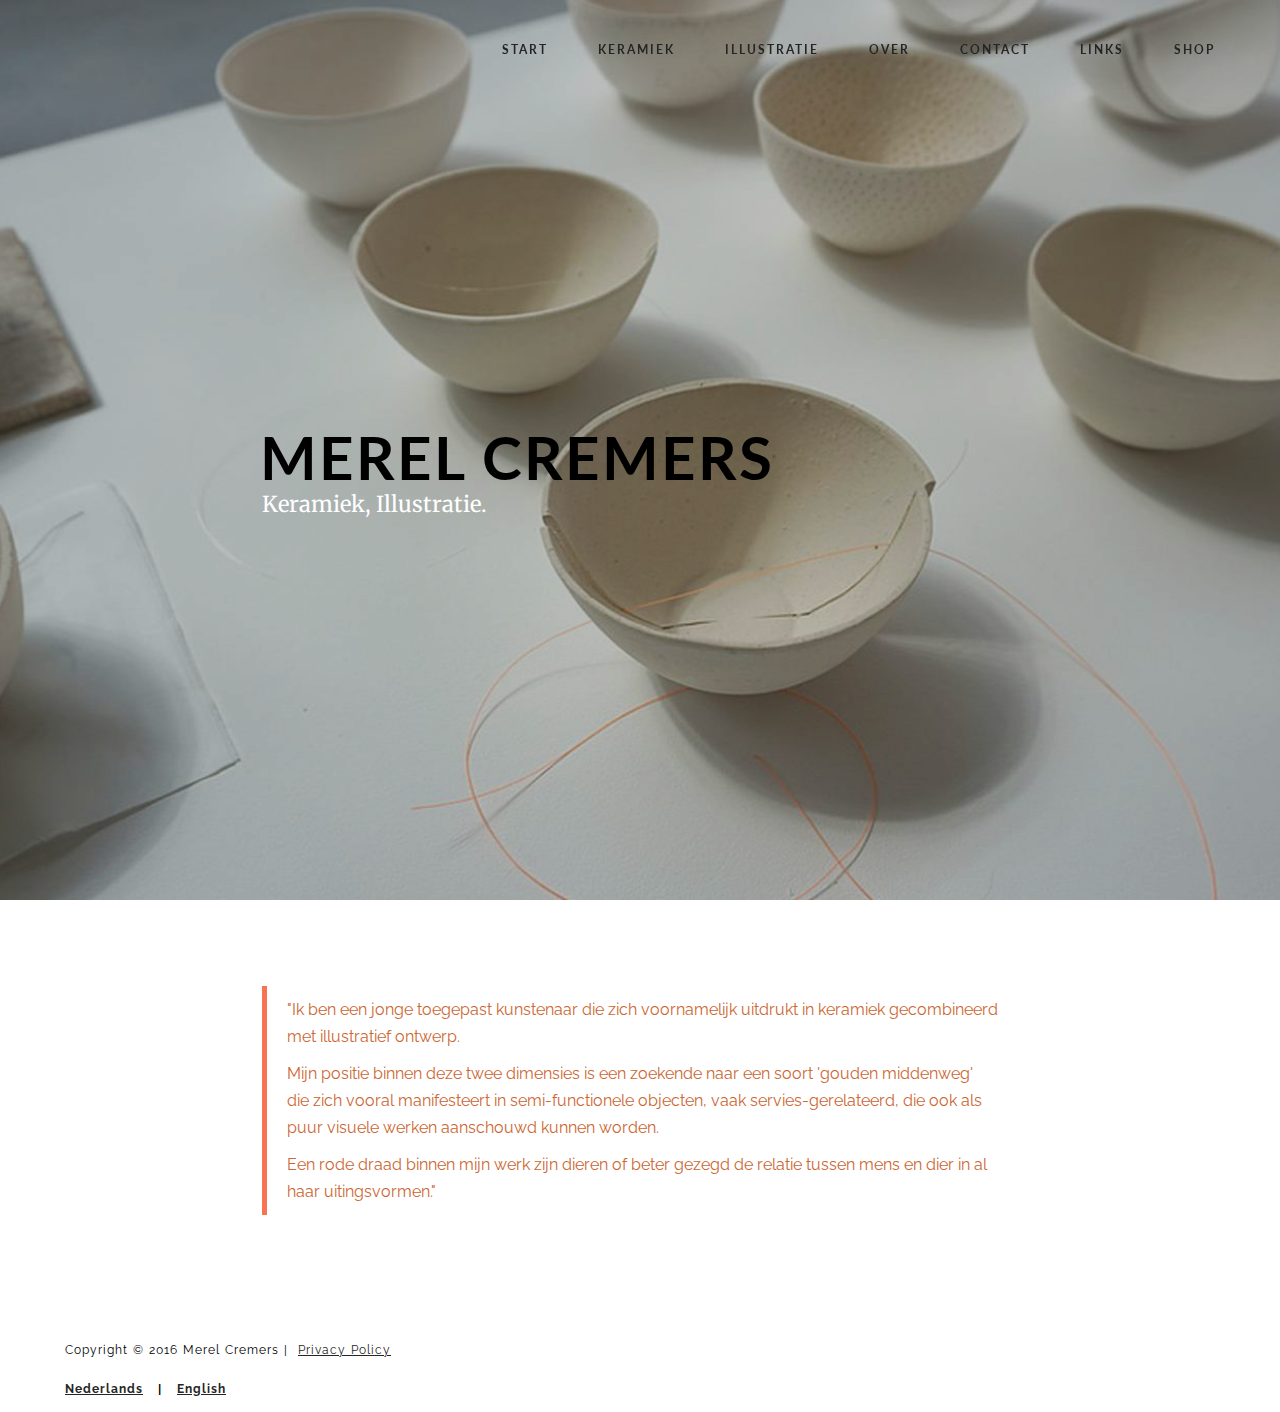
<file: index.html>
<!DOCTYPE html>
<html>
<head>
  <!-- Site made with Mobirise Website Builder v2.10, https://mobirise.com -->
  <meta charset="UTF-8">
  <meta http-equiv="X-UA-Compatible" content="IE=edge">
  <meta name="generator" content="Mobirise v2.10, mobirise.com">
  <meta name="viewport" content="width=device-width, initial-scale=1">
  <link rel="shortcut icon" href="assets/images/favicon-151x151-57.png" type="image/x-icon">
  <meta name="description" content="merel cremers, start, index, pagine, website, keramiek, porselein, dieren, illustratie, design, product, kunst, kunstenaar werk, gallerie, beelden, afbeeldingen, commissie, opdracht, inhuren informatie, event, expositie, tentoonstelling, verkoop">
  
  <link rel="stylesheet" href="https://fonts.googleapis.com/css?family=Roboto:700,400&amp;subset=cyrillic,latin,greek,vietnamese">
  <link rel="stylesheet" href="assets/bootstrap/css/bootstrap.min.css">
  <link rel="stylesheet" href="assets/animate.css/animate.min.css">
  <link rel="stylesheet" href="assets/mobirise/css/style.css">
  <link rel="stylesheet" href="assets/mobirise/css/mbr-additional.css" type="text/css">
  
  
  
</head>
<body>

<!-- Google Analytics -->
<script>
  (function(i,s,o,g,r,a,m){i['GoogleAnalyticsObject']=r;i[r]=i[r]||function(){
  (i[r].q=i[r].q||[]).push(arguments)},i[r].l=1*new Date();a=s.createElement(o),
  m=s.getElementsByTagName(o)[0];a.async=1;a.src=g;m.parentNode.insertBefore(a,m)
  })(window,document,'script','//www.google-analytics.com/analytics.js','ga');

  ga('create', 'UA-74260233-1', 'auto');
  ga('send', 'pageview');

</script>
<!-- /Google Analytics -->


<section class="mbr-navbar mbr-navbar--freeze mbr-navbar--absolute mbr-navbar--transparent mbr-navbar--sticky mbr-navbar--auto-collapse" id="ext_menu-1">
    <div class="mbr-navbar__section mbr-section">
        <div class="mbr-section__container container">
            <div class="mbr-navbar__container">
                
                <div class="mbr-navbar__hamburger mbr-hamburger"><span class="mbr-hamburger__line"></span></div>
                <div class="mbr-navbar__column mbr-navbar__menu">
                    <nav class="mbr-navbar__menu-box mbr-navbar__menu-box--inline-right">
                        <div class="mbr-navbar__column"><ul class="mbr-navbar__items mbr-navbar__items--right mbr-buttons mbr-buttons--freeze mbr-buttons--right btn-decorator mbr-buttons--active mbr-buttons--only-links"><li class="mbr-navbar__item"><a class="mbr-buttons__link btn text-black" href="contact.html">START</a></li> <li class="mbr-navbar__item"><a class="mbr-buttons__link btn text-black" href="keramiek.html">KERAMIEK</a></li><li class="mbr-navbar__item"><a class="mbr-buttons__link btn text-black" href="illustratie.html">ILLUSTRATIE</a></li> <li class="mbr-navbar__item"><a class="mbr-buttons__link btn text-black" href="over.html">OVER</a></li> <li class="mbr-navbar__item"><a class="mbr-buttons__link btn text-black" href="index.html">CONTACT</a></li> <li class="mbr-navbar__item"><a class="mbr-buttons__link btn text-black" href="contact.html">LINKS</a></li><li class="mbr-navbar__item"><a class="mbr-buttons__link btn text-black" href="index.html">SHOP</a></li></ul></div>
                        
                    </nav>
                </div>
            </div>
        </div>
    </div>
</section>

<section class="engine"><a rel="external" href="https://mobirise.com">website creator software</a></section><section class="mbr-box mbr-section mbr-section--relative mbr-section--fixed-size mbr-section--full-height mbr-section--bg-adapted" id="header2-2" style="background-image: url(assets/images/bg-index-1600x871-3.jpg);">
    <div class="mbr-box__magnet mbr-box__magnet--sm-padding mbr-box__magnet--center-center mbr-after-navbar">
        <div class="mbr-overlay" style="opacity: 0.3; background-color: rgb(34, 34, 34);"></div>
        <div class="mbr-box__container mbr-section__container container">
            <div class="mbr-box mbr-box--stretched"><div class="mbr-box__magnet mbr-box__magnet--center-center">
                <div class="row"><div class=" col-sm-8 col-sm-offset-2">
                    <div class="mbr-hero animated fadeInUp">
                        <h1 class="mbr-hero__text">MEREL CREMERS</h1>
                        <p class="mbr-hero__subtext">Keramiek, Illustratie.</p>
                    </div>
                    
                </div></div>
            </div></div>
        </div>
        
    </div>
</section>

<section class="mbr-section mbr-section--relative mbr-section--fixed-size" id="content5-19" style="background-color: rgb(255, 255, 255);">
    
    
    <div class="mbr-section__container container mbr-section__container--isolated">
        <div class="row">
            <div class="mbr-article mbr-article--wysiwyg col-sm-8 col-sm-offset-2"><blockquote><p>"Ik ben een jonge toegepast kunstenaar die zich voornamelijk uitdrukt in keramiek gecombineerd met illustratief ontwerp.</p><p>Mijn positie binnen deze twee dimensies is een zoekende naar een soort 'gouden middenweg' die zich vooral manifesteert in semi-functionele objecten, vaak servies-gerelateerd, die ook als puur visuele werken aanschouwd kunnen worden.</p><p>Een rode draad binnen mijn werk zijn dieren of beter gezegd de relatie tussen mens en dier in al haar uitingsvormen."</p></blockquote></div>
        </div>
    </div>
    
</section>

<footer class="mbr-section mbr-section--relative mbr-section--fixed-size" id="footer1-3" style="background-color: rgb(255, 255, 255);">
    
    <div class="mbr-section__container container">
        <div class="mbr-footer mbr-footer--wysiwyg row" style="padding-top: 36.900000000000006px; padding-bottom: 12.3px;">
            <div class="col-sm-12">
                <p class="mbr-footer__copyright">Copyright © 2016 Merel Cremers | &nbsp;<a href="http://creativecommons.org/licenses/by-nc-nd/4.0/" class="text-black">Privacy Policy</a><br><br><strong><a href="index.html" class="text-black">Nederlands</a> &nbsp; | &nbsp;&nbsp;<a href="https://merelcremers.github.io/site/" class="text-black">English</a></strong></p>
            </div>
        </div>
    </div>
</footer>


  <script src="assets/web/assets/jquery/jquery.min.js"></script>
  <script src="assets/bootstrap/js/bootstrap.min.js"></script>
  <script src="assets/smooth-scroll/SmoothScroll.js"></script>
  <script src="assets/mobirise/js/script.js"></script>
  <script src="assets/formoid/formoid.min.js"></script>
  
  
</body>
</html>
</file>
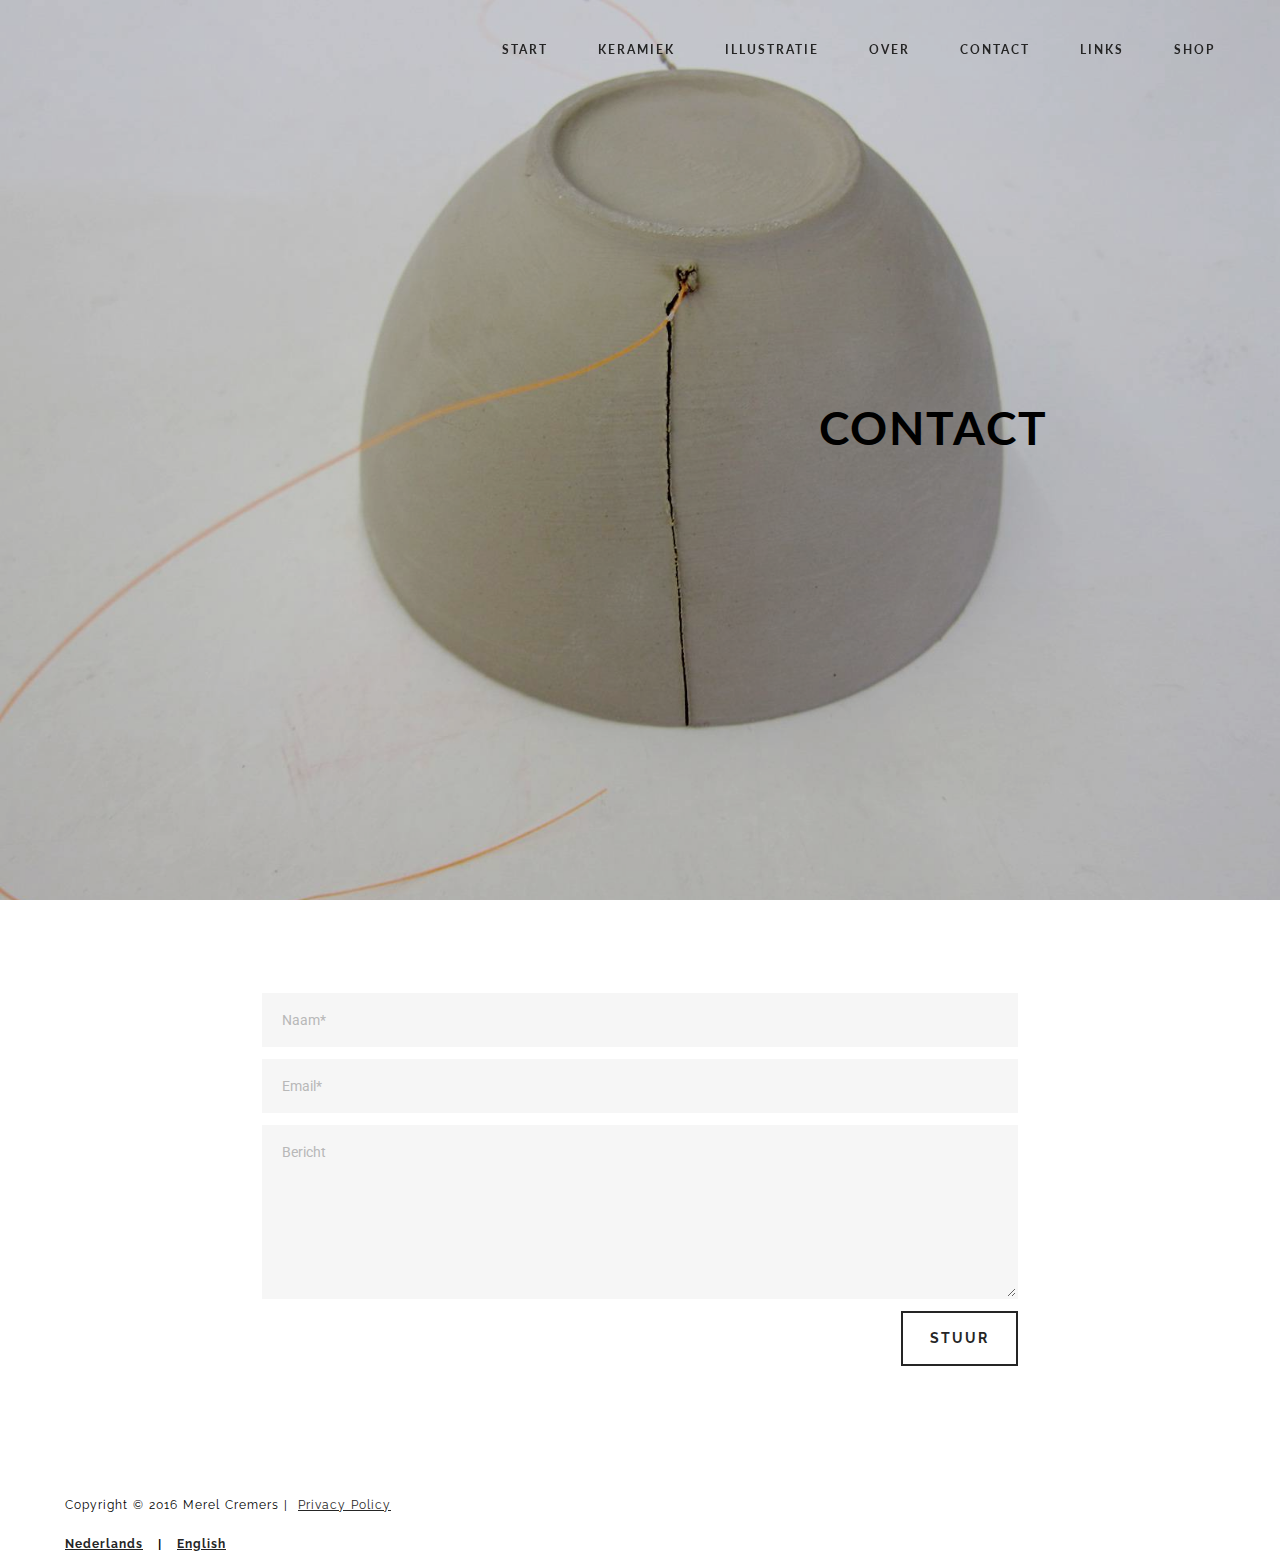
<file: contact.html>
<!DOCTYPE html>
<html>
<head>
  <!-- Site made with Mobirise Website Builder v2.10, https://mobirise.com -->
  <meta charset="UTF-8">
  <meta http-equiv="X-UA-Compatible" content="IE=edge">
  <meta name="generator" content="Mobirise v2.10, mobirise.com">
  <meta name="viewport" content="width=device-width, initial-scale=1">
  <link rel="shortcut icon" href="assets/images/favicon-151x151-57.png" type="image/x-icon">
  <meta name="description" content="merel cremers, contact, informatie, email, telefoon, vraag, vragen, bericht, stuur, verstuur">
  <title>contact</title>
  <link rel="stylesheet" href="https://fonts.googleapis.com/css?family=Roboto:700,400&amp;subset=cyrillic,latin,greek,vietnamese">
  <link rel="stylesheet" href="assets/bootstrap/css/bootstrap.min.css">
  <link rel="stylesheet" href="assets/animate.css/animate.min.css">
  <link rel="stylesheet" href="assets/mobirise/css/style.css">
  <link rel="stylesheet" href="assets/mobirise/css/mbr-additional.css" type="text/css">
  
  
  
</head>
<body>

<!-- Google Analytics -->
<script>
  (function(i,s,o,g,r,a,m){i['GoogleAnalyticsObject']=r;i[r]=i[r]||function(){
  (i[r].q=i[r].q||[]).push(arguments)},i[r].l=1*new Date();a=s.createElement(o),
  m=s.getElementsByTagName(o)[0];a.async=1;a.src=g;m.parentNode.insertBefore(a,m)
  })(window,document,'script','//www.google-analytics.com/analytics.js','ga');

  ga('create', 'UA-74260233-1', 'auto');
  ga('send', 'pageview');

</script>
<!-- /Google Analytics -->


<section class="mbr-navbar mbr-navbar--freeze mbr-navbar--absolute mbr-navbar--transparent mbr-navbar--sticky mbr-navbar--auto-collapse" id="ext_menu-13">
    <div class="mbr-navbar__section mbr-section">
        <div class="mbr-section__container container">
            <div class="mbr-navbar__container">
                
                <div class="mbr-navbar__hamburger mbr-hamburger"><span class="mbr-hamburger__line"></span></div>
                <div class="mbr-navbar__column mbr-navbar__menu">
                    <nav class="mbr-navbar__menu-box mbr-navbar__menu-box--inline-right">
                        <div class="mbr-navbar__column"><ul class="mbr-navbar__items mbr-navbar__items--right mbr-buttons mbr-buttons--freeze mbr-buttons--right btn-decorator mbr-buttons--active mbr-buttons--only-links"><li class="mbr-navbar__item"><a class="mbr-buttons__link btn text-black" href="contact.html">START</a></li> <li class="mbr-navbar__item"><a class="mbr-buttons__link btn text-black" href="keramiek.html">KERAMIEK</a></li><li class="mbr-navbar__item"><a class="mbr-buttons__link btn text-black" href="illustratie.html">ILLUSTRATIE</a></li> <li class="mbr-navbar__item"><a class="mbr-buttons__link btn text-black" href="over.html">OVER</a></li> <li class="mbr-navbar__item"><a class="mbr-buttons__link btn text-black" href="index.html">CONTACT</a></li> <li class="mbr-navbar__item"><a class="mbr-buttons__link btn text-black" href="contact.html">LINKS</a></li><li class="mbr-navbar__item"><a class="mbr-buttons__link btn text-black" href="index.html">SHOP</a></li></ul></div>
                        
                    </nav>
                </div>
            </div>
        </div>
    </div>
</section>

<section class="engine"><a rel="external" href="https://mobirise.com">best free website creator</a></section><section class="mbr-box mbr-section mbr-section--relative mbr-section--fixed-size mbr-section--full-height mbr-section--bg-adapted mbr-after-navbar" id="header2-14" style="background-image: url(assets/images/bg-contact-1600x1170-68.jpg);">
    <div class="mbr-box__magnet mbr-box__magnet--sm-padding mbr-box__magnet--center-left">
        <div class="mbr-overlay" style="opacity: 0.2; background-color: rgb(0, 0, 0);"></div>
        <div class="mbr-box__container mbr-section__container container">
            <div class="mbr-box mbr-box--stretched"><div class="mbr-box__magnet mbr-box__magnet--center-left">
                <div class="row"><div class=" col-sm-6 col-sm-offset-6">
                    <div class="mbr-hero animated fadeInUp">
                        <h1 class="mbr-hero__text">CONTACT</h1>
                        
                    </div>
                    
                </div></div>
            </div></div>
        </div>
        
    </div>
</section>

<section class="mbr-section mbr-section--relative mbr-section--fixed-size" id="form1-18" style="background-color: rgb(255, 255, 255);">
    
    <div class="mbr-section__container mbr-section__container--std-padding container" style="padding-top: 93px; padding-bottom: 93px;">
        <div class="row">
            <div class="col-sm-12">
                <div class="row">
                    <div class="col-sm-8 col-sm-offset-2" data-form-type="formoid">
                        
                        <div data-form-alert="true">
                            <div class="hide" data-form-alert-success="true">Bedankt voor uw bericht! Ik zal zo spoedig mogelijk antwoorden.</div>
                        </div>
                        <form action="https://mobirise.com/" method="post" data-form-title="CONTACT FORM">
                            <input type="hidden" value="B56YqEQOAntVkHwHxIJJiiWKn90My33PaR2kBzr8BfCOxDyLQD6AatvsmgTAt2GD2j0A4NJXewfv/ARK4zg9lI2XAUME5yd8wFzeIvoTU3ISLozbtZjBmjXaKHn1/cRv" data-form-email="true">
                            <div class="form-group">
                                <input type="text" class="form-control" name="name" required="" placeholder="Naam*" data-form-field="Name">
                            </div>
                            <div class="form-group">
                                <input type="email" class="form-control" name="email" required="" placeholder="Email*" data-form-field="Email">
                            </div>
                            
                            <div class="form-group">
                                <textarea class="form-control" name="message" rows="7" placeholder="Bericht" data-form-field="Message"></textarea>
                            </div>
                            <div class="mbr-buttons mbr-buttons--right"><button type="submit" class="mbr-buttons__btn btn btn-lg btn-default">STUUR</button></div>
                        </form>
                    </div>
                </div>
            </div>
        </div>
    </div>
</section>

<footer class="mbr-section mbr-section--relative mbr-section--fixed-size" id="footer1-15" style="background-color: rgb(255, 255, 255);">
    
    <div class="mbr-section__container container">
        <div class="mbr-footer mbr-footer--wysiwyg row" style="padding-top: 36.900000000000006px; padding-bottom: 12.3px;">
            <div class="col-sm-12">
                <p class="mbr-footer__copyright">Copyright © 2016 Merel Cremers | &nbsp;<a href="http://creativecommons.org/licenses/by-nc-nd/4.0/" class="text-black">Privacy Policy</a><br><br><strong><a href="index.html" class="text-black">Nederlands</a> &nbsp; | &nbsp;&nbsp;<a href="https://merelcremers.github.io/site/" class="text-black">English</a></strong></p>
            </div>
        </div>
    </div>
</footer>


  <script src="assets/web/assets/jquery/jquery.min.js"></script>
  <script src="assets/bootstrap/js/bootstrap.min.js"></script>
  <script src="assets/smooth-scroll/SmoothScroll.js"></script>
  <!--[if lte IE 9]>
    <script src="assets/jquery-placeholder/jquery.placeholder.min.js"></script>
  <![endif]-->
  <script src="assets/mobirise/js/script.js"></script>
  <script src="assets/formoid/formoid.min.js"></script>
  
  
</body>
</html>
</file>
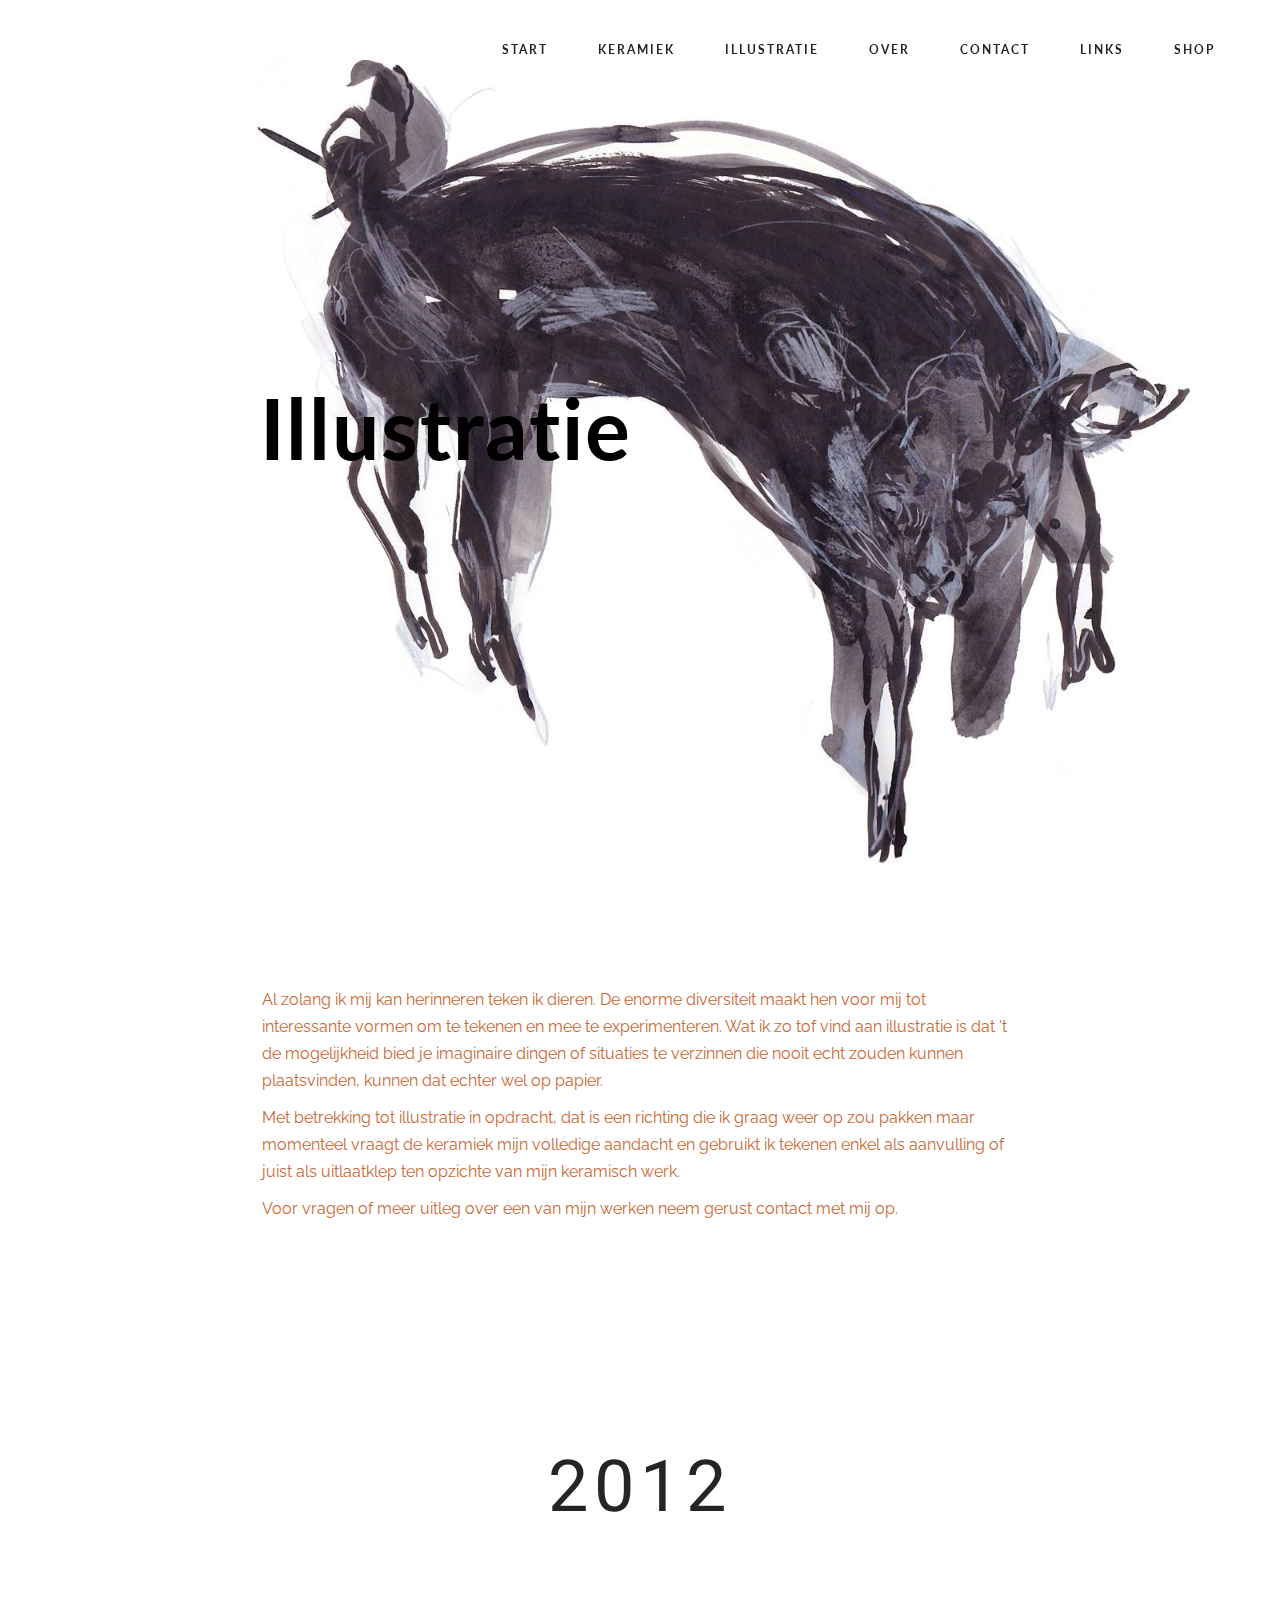
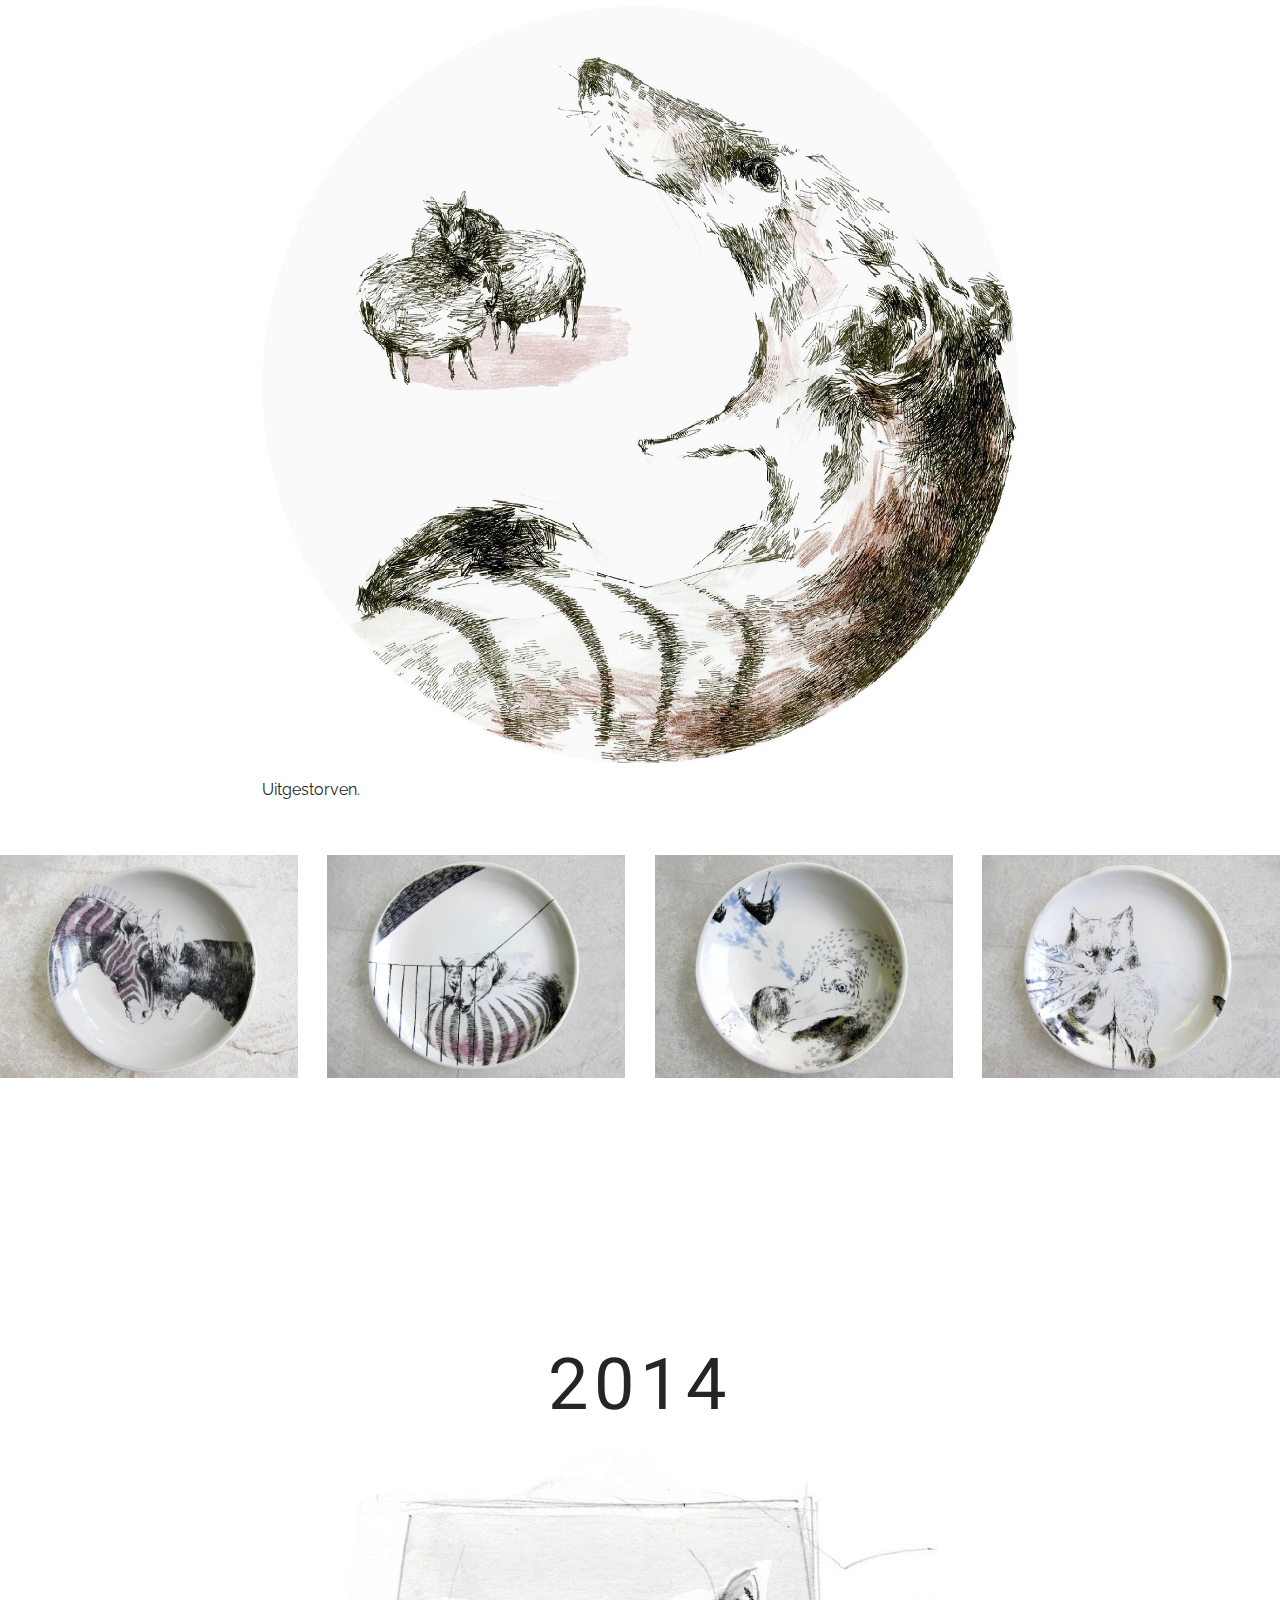
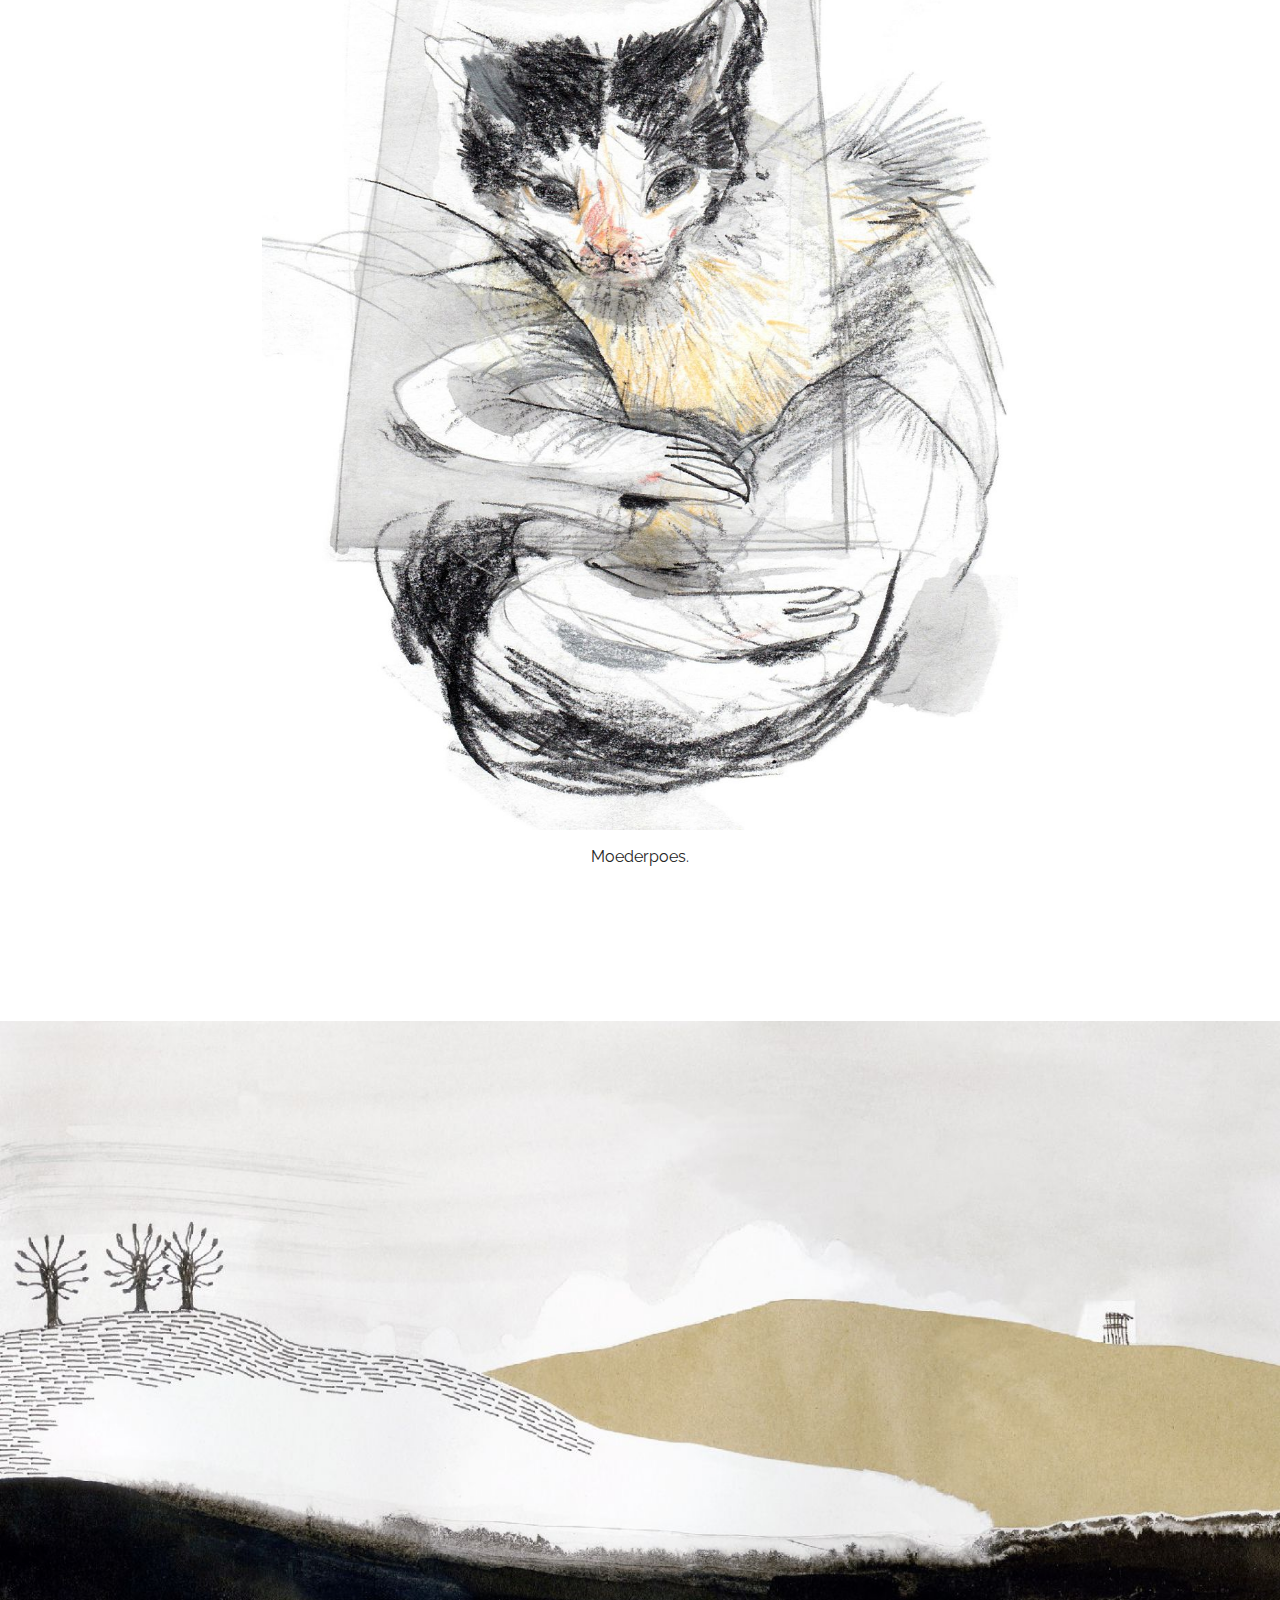
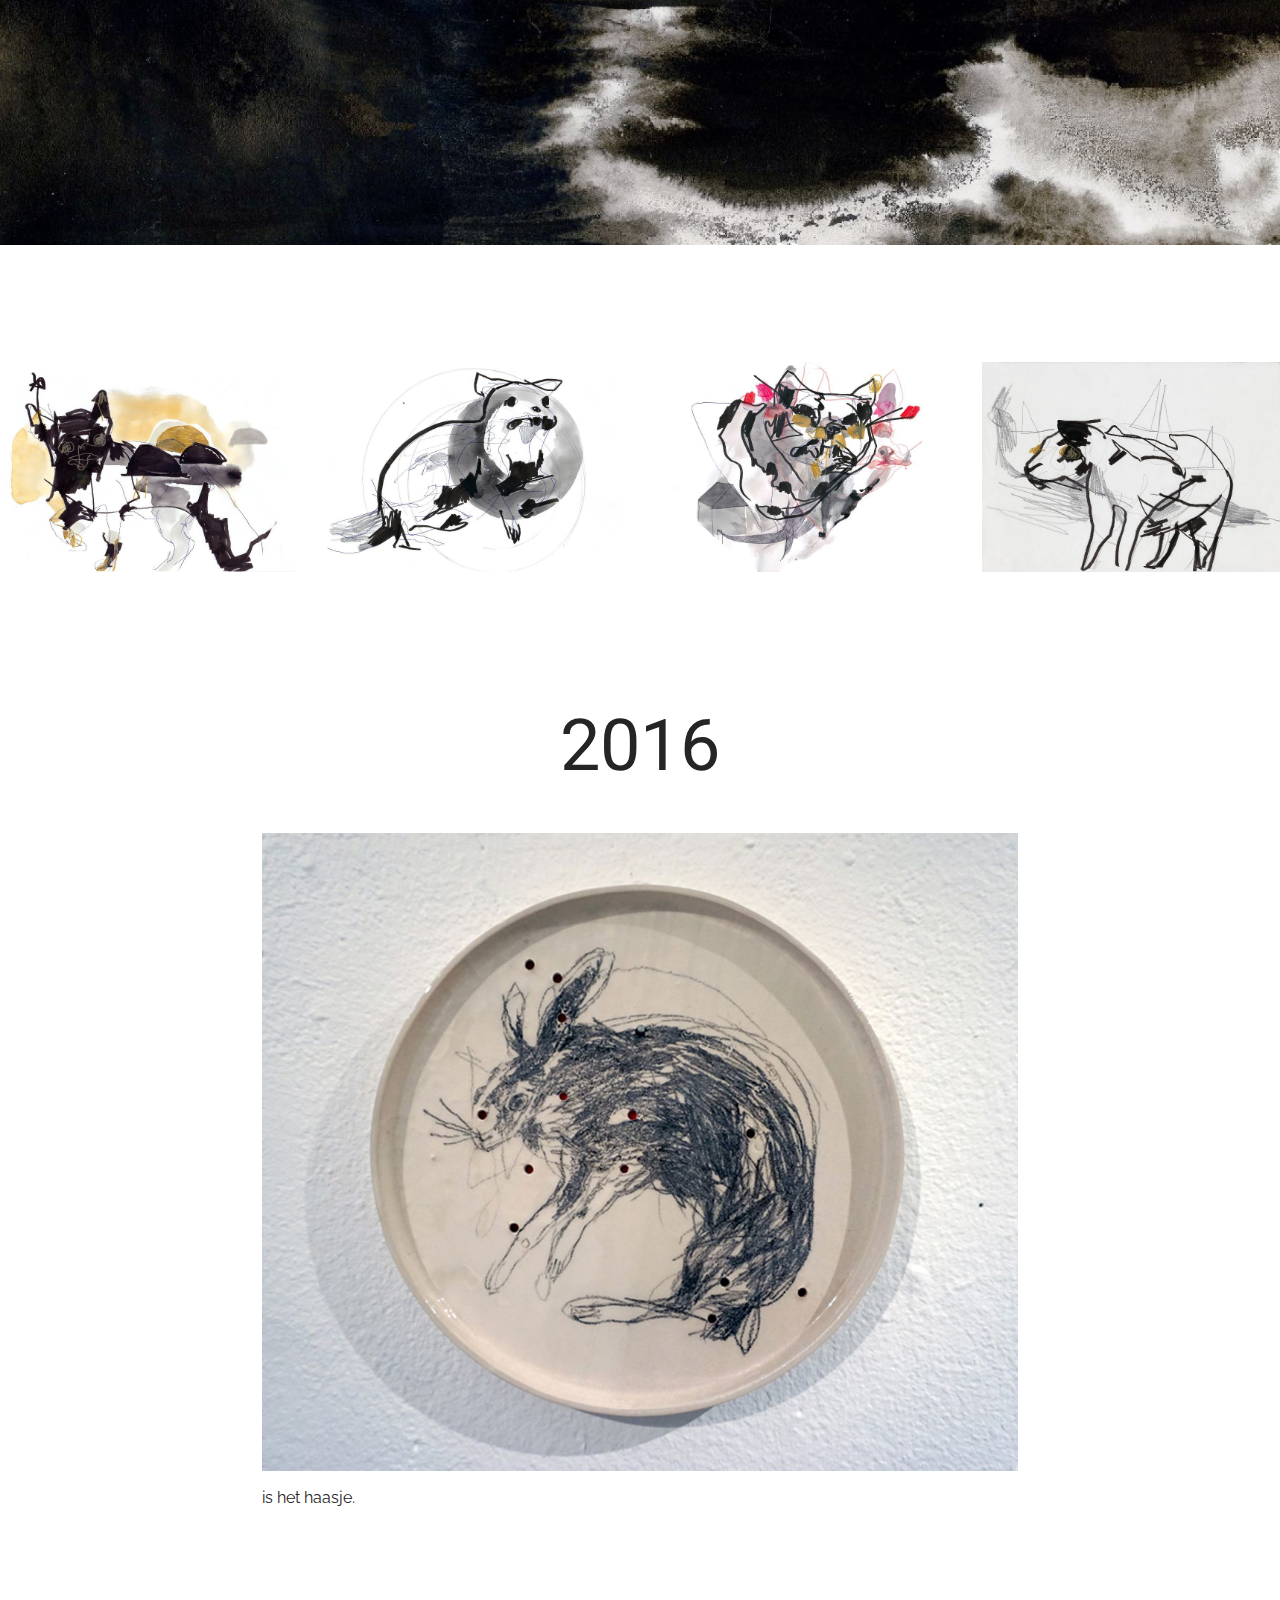
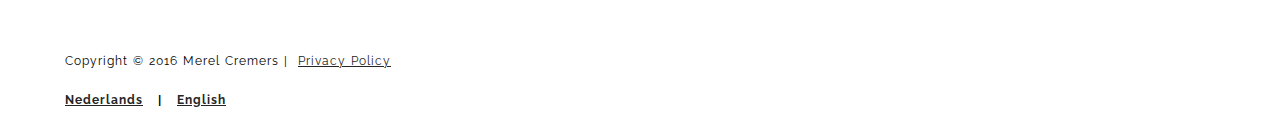
<file: illustratie.html>
<!DOCTYPE html>
<html>
<head>
  <!-- Site made with Mobirise Website Builder v2.10, https://mobirise.com -->
  <meta charset="UTF-8">
  <meta http-equiv="X-UA-Compatible" content="IE=edge">
  <meta name="generator" content="Mobirise v2.10, mobirise.com">
  <meta name="viewport" content="width=device-width, initial-scale=1">
  <link rel="shortcut icon" href="assets/images/favicon-151x151-57.png" type="image/x-icon">
  <meta name="description" content="merel cremers, illustratie, design, grafisch, tekenen, schilderen, kunst, potlood, verf, kleur, dieren, vertelling, verhaal, foto, afbeelding, origineel, kat, hond, konijn, vos, hert, opdracht, tijdschrift, kinderboek, magazine, boek, krant, folder">
  <title>illustratie</title>
  <link rel="stylesheet" href="https://fonts.googleapis.com/css?family=Roboto:700,400&amp;subset=cyrillic,latin,greek,vietnamese">
  <link rel="stylesheet" href="assets/bootstrap/css/bootstrap.min.css">
  <link rel="stylesheet" href="assets/animate.css/animate.min.css">
  <link rel="stylesheet" href="assets/mobirise/css/style.css">
  <link rel="stylesheet" href="assets/mobirise-gallery/style.css">
  <link rel="stylesheet" href="assets/mobirise-slider/style.css">
  <link rel="stylesheet" href="assets/mobirise/css/mbr-additional.css" type="text/css">
  
  
  
</head>
<body>

<!-- Google Analytics -->
<script>
  (function(i,s,o,g,r,a,m){i['GoogleAnalyticsObject']=r;i[r]=i[r]||function(){
  (i[r].q=i[r].q||[]).push(arguments)},i[r].l=1*new Date();a=s.createElement(o),
  m=s.getElementsByTagName(o)[0];a.async=1;a.src=g;m.parentNode.insertBefore(a,m)
  })(window,document,'script','//www.google-analytics.com/analytics.js','ga');

  ga('create', 'UA-74260233-1', 'auto');
  ga('send', 'pageview');

</script>
<!-- /Google Analytics -->


<section class="mbr-navbar mbr-navbar--freeze mbr-navbar--absolute mbr-navbar--transparent mbr-navbar--sticky mbr-navbar--auto-collapse" id="ext_menu-7">
    <div class="mbr-navbar__section mbr-section">
        <div class="mbr-section__container container">
            <div class="mbr-navbar__container">
                
                <div class="mbr-navbar__hamburger mbr-hamburger"><span class="mbr-hamburger__line"></span></div>
                <div class="mbr-navbar__column mbr-navbar__menu">
                    <nav class="mbr-navbar__menu-box mbr-navbar__menu-box--inline-right">
                        <div class="mbr-navbar__column"><ul class="mbr-navbar__items mbr-navbar__items--right mbr-buttons mbr-buttons--freeze mbr-buttons--right btn-decorator mbr-buttons--active mbr-buttons--only-links"><li class="mbr-navbar__item"><a class="mbr-buttons__link btn text-black" href="contact.html">START</a></li> <li class="mbr-navbar__item"><a class="mbr-buttons__link btn text-black" href="keramiek.html">KERAMIEK</a></li><li class="mbr-navbar__item"><a class="mbr-buttons__link btn text-black" href="illustratie.html">ILLUSTRATIE</a></li> <li class="mbr-navbar__item"><a class="mbr-buttons__link btn text-black" href="over.html">OVER</a></li> <li class="mbr-navbar__item"><a class="mbr-buttons__link btn text-black" href="index.html">CONTACT</a></li> <li class="mbr-navbar__item"><a class="mbr-buttons__link btn text-black" href="contact.html">LINKS</a></li><li class="mbr-navbar__item"><a class="mbr-buttons__link btn text-black" href="index.html">SHOP</a></li></ul></div>
                        
                    </nav>
                </div>
            </div>
        </div>
    </div>
</section>

<section class="engine"><a rel="external" href="https://mobirise.com">best website builder free</a></section><section class="mbr-box mbr-section mbr-section--relative mbr-section--fixed-size mbr-section--full-height mbr-section--bg-adapted mbr-after-navbar" id="header2-8" style="background-image: url(assets/images/bg-illustration-1600x1131-11.jpg);">
    <div class="mbr-box__magnet mbr-box__magnet--sm-padding mbr-box__magnet--center-center">
        
        <div class="mbr-box__container mbr-section__container container">
            <div class="mbr-box mbr-box--stretched"><div class="mbr-box__magnet mbr-box__magnet--center-center">
                <div class="row"><div class=" col-sm-8 col-sm-offset-2">
                    <div class="mbr-hero animated fadeInUp">
                        <h1 class="mbr-hero__text">Illustratie</h1>
                        
                    </div>
                    
                </div></div>
            </div></div>
        </div>
        
    </div>
</section>

<section class="mbr-section" id="content1-67">
    <div class="mbr-section__container container mbr-section__container--first">
        <div class="row">
            <div class="mbr-article mbr-article--wysiwyg col-sm-8 col-sm-offset-2"><p>Al zolang ik mij kan herinneren teken ik dieren. De enorme diversiteit maakt hen voor mij tot interessante vormen om te tekenen en mee te experimenteren. Wat ik zo tof vind aan illustratie is dat 't de mogelijkheid bied je imaginaire dingen of situaties te verzinnen die nooit echt zouden kunnen plaatsvinden, kunnen dat echter wel op papier.</p><p>Met betrekking tot illustratie in opdracht, dat is een richting die ik graag weer op zou pakken maar momenteel vraagt de keramiek mijn volledige aandacht en gebruikt ik tekenen enkel als aanvulling of juist als uitlaatklep ten opzichte van mijn keramisch werk.</p><p>Voor vragen of meer uitleg over een van mijn werken neem gerust contact met mij op.</p><p><br></p></div>
        </div>
    </div>
</section>

<section class="mbr-section" id="header3-39">
    <div class="mbr-section__container container mbr-section__container--middle">
        <div class="mbr-header mbr-header--wysiwyg row">
            <div class="col-sm-8 col-sm-offset-2">
                <h3 class="mbr-header__text"><span style="font-weight: normal;"><br></span><br><span style="font-weight: normal;"><br></span><br><span style="font-weight: normal;">2012</span><br><span style="font-weight: normal;"> &nbsp;</span></h3>
                
            </div>
        </div>
    </div>
</section>

<section class="mbr-section" id="image2-68">
    <div class="mbr-section__container container mbr-section__container--middle">
        <div class="row">
            <div class="col-sm-8 col-sm-offset-2">
                <figure class="mbr-figure mbr-figure--wysiwyg mbr-figure--full-width mbr-figure--caption-outside-bottom mbr-figure--no-bg">

                    <div><img src="assets/images/dodo-1600x1600-86.jpg" class="mbr-figure__img"></div>
                    <figcaption class="mbr-figure__caption mbr-figure__caption--no-padding">
                        <small class="mbr-figure__caption-small">Uitgestorven.</small>
                    </figcaption>
                </figure>
            </div>
        </div>
    </div>
</section>

<section class="mbr-gallery mbr-section mbr-section--no-padding" id="gallery2-74">
    <!-- Gallery -->
    <div class="mbr-section__container mbr-gallery-layout-article mbr-section__container--middle">
        <div>
            <div class="row mbr-gallery-row">
                
                <div class="col-lg-3 col-md-4 col-sm-6 col-xs-12 mbr-gallery-item">

                     

                    <a href="#lb-gallery2-74" data-slide-to="0" data-toggle="modal">
                        <img alt="" src="assets/images/dodo4-1600x1199-2-1600x1199-73.jpg">
                        <span class="icon glyphicon glyphicon-zoom-in"></span>
                    </a>              
                </div><div class="col-lg-3 col-md-4 col-sm-6 col-xs-12 mbr-gallery-item">

                     

                    <a href="#lb-gallery2-74" data-slide-to="1" data-toggle="modal">
                        <img alt="" src="assets/images/dodo3-1600x1199-31-1600x1199-88.jpg">
                        <span class="icon glyphicon glyphicon-zoom-in"></span>
                    </a>              
                </div><div class="col-lg-3 col-md-4 col-sm-6 col-xs-12 mbr-gallery-item">

                     

                    <a href="#lb-gallery2-74" data-slide-to="2" data-toggle="modal">
                        <img alt="" src="assets/images/dodo2-1600x1199-65-1600x1199-99.jpg">
                        <span class="icon glyphicon glyphicon-zoom-in"></span>
                    </a>              
                </div><div class="col-lg-3 col-md-4 col-sm-6 col-xs-12 mbr-gallery-item">

                     

                    <a href="#lb-gallery2-74" data-slide-to="3" data-toggle="modal">
                        <img alt="" src="assets/images/dodo1-1600x1199-50-1600x1199-60.jpg">
                        <span class="icon glyphicon glyphicon-zoom-in"></span>
                    </a>              
                </div>
            </div>
        </div>
        <div class="clearfix"></div>
    </div>

    <!-- Lightbox -->
    <div data-app-prevent-settings="" class="mbr-slider modal fade carousel slide" tabindex="-1" data-keyboard="true" data-interval="false" id="lb-gallery2-74">
        <div class="modal-dialog">
            <div class="modal-content">
                <div class="modal-body">
                    <ol class="carousel-indicators">
                        <li data-app-prevent-settings="" data-target="#lb-gallery2-74" class=" active" data-slide-to="0"></li><li data-app-prevent-settings="" data-target="#lb-gallery2-74" data-slide-to="1"></li><li data-app-prevent-settings="" data-target="#lb-gallery2-74" data-slide-to="2"></li><li data-app-prevent-settings="" data-target="#lb-gallery2-74" data-slide-to="3"></li>
                    </ol>
                    <div class="carousel-inner">
                        <div class="item active">
                            <img alt="" src="assets/images/dodo4-1600x1199-2.jpg">
                        </div><div class="item">
                            <img alt="" src="assets/images/dodo3-1600x1199-31.jpg">
                        </div><div class="item">
                            <img alt="" src="assets/images/dodo2-1600x1199-65.jpg">
                        </div><div class="item">
                            <img alt="" src="assets/images/dodo1-1600x1199-50.jpg">
                        </div>
                    </div>
                    <a class="left carousel-control" role="button" data-slide="prev" href="#lb-gallery2-74">
                        <span class="glyphicon glyphicon-menu-left" aria-hidden="true"></span>
                        <span class="sr-only">Previous</span>
                    </a>
                    <a class="right carousel-control" role="button" data-slide="next" href="#lb-gallery2-74">
                        <span class="glyphicon glyphicon-menu-right" aria-hidden="true"></span>
                        <span class="sr-only">Next</span>
                    </a>

                    <a class="close" href="#" role="button" data-dismiss="modal">
                        <span class="glyphicon glyphicon-remove" aria-hidden="true"></span>
                        <span class="sr-only">Close</span>
                    </a>
                </div>
            </div>
        </div>
    </div>
</section>

<section class="mbr-section" id="header3-69">
    <div class="mbr-section__container container mbr-section__container--middle">
        <div class="mbr-header mbr-header--wysiwyg row">
            <div class="col-sm-8 col-sm-offset-2">
                <h3 class="mbr-header__text"><span style="font-weight: normal;"><br></span><br><br><br><br><span style="font-weight: normal;"><br>2014</span><span style="font-weight: normal;"><br></span></h3>
                
            </div>
        </div>
    </div>
</section>

<section class="mbr-section" id="image2-73">
    <div class="mbr-section__container container mbr-section__container--last">
        <div class="row">
            <div class="col-sm-8 col-sm-offset-2">
                <figure class="mbr-figure mbr-figure--wysiwyg mbr-figure--full-width mbr-figure--caption-outside-bottom mbr-figure--no-bg">

                    <div><img src="assets/images/moeder-1103x1428-96.jpg" class="mbr-figure__img"></div>
                    <figcaption class="mbr-figure__caption mbr-figure__caption--no-padding">
                        <small class="mbr-figure__caption-small">Moederpoes.<br><br><br><br></small>
                    </figcaption>
                </figure>
            </div>
        </div>
    </div>
</section>

<section class="mbr-figure mbr-figure--wysiwyg mbr-figure--full-width mbr-figure--caption-outside-bottom" id="image1-70" style="background-color: rgb(255, 255, 255);">

    <div><img src="assets/images/landschaphuis-2033x1309-71.jpg" class="mbr-figure__img"></div>
    <figcaption class="mbr-figure__caption mbr-figure__caption--std-grid">
        <small class="mbr-figure__caption-small"><br><br><br><br></small>
    </figcaption>
</section>

<section class="mbr-gallery mbr-section mbr-section--no-padding" id="gallery1-71" style="background-color: rgb(255, 255, 255);">
    <!-- Gallery -->
    <div class=" mbr-gallery-layout-default">
        <div>
            <div class="row mbr-gallery-row">
                
                <div class="col-lg-3 col-md-4 col-sm-6 col-xs-12 mbr-gallery-item">

                     

                    <a href="#lb-gallery1-71" data-slide-to="0" data-toggle="modal">
                        <img alt="" src="assets/images/vos1-1600x1131-39-1600x1131-32.jpg">
                        <span class="icon glyphicon glyphicon-zoom-in"></span>
                    </a>              
                </div><div class="col-lg-3 col-md-4 col-sm-6 col-xs-12 mbr-gallery-item">

                     

                    <a href="#lb-gallery1-71" data-slide-to="1" data-toggle="modal">
                        <img alt="" src="assets/images/vos2-1600x1131-24-1600x1131-71.jpg">
                        <span class="icon glyphicon glyphicon-zoom-in"></span>
                    </a>              
                </div><div class="col-lg-3 col-md-4 col-sm-6 col-xs-12 mbr-gallery-item">

                     

                    <a href="#lb-gallery1-71" data-slide-to="2" data-toggle="modal">
                        <img alt="" src="assets/images/vos3-1600x1131-65-1600x1131-3.jpg">
                        <span class="icon glyphicon glyphicon-zoom-in"></span>
                    </a>              
                </div><div class="col-lg-3 col-md-4 col-sm-6 col-xs-12 mbr-gallery-item">

                     

                    <a href="#lb-gallery1-71" data-slide-to="3" data-toggle="modal">
                        <img alt="" src="assets/images/vos4-1600x1131-18-1600x1131-70.jpg">
                        <span class="icon glyphicon glyphicon-zoom-in"></span>
                    </a>              
                </div>
            </div>
        </div>
        <div class="clearfix"></div>
    </div>

    <!-- Lightbox -->
    <div data-app-prevent-settings="" class="mbr-slider modal fade carousel slide" tabindex="-1" data-keyboard="true" data-interval="false" id="lb-gallery1-71">
        <div class="modal-dialog">
            <div class="modal-content">
                <div class="modal-body">
                    <ol class="carousel-indicators">
                        <li data-app-prevent-settings="" data-target="#lb-gallery1-71" data-slide-to="0"></li><li data-app-prevent-settings="" data-target="#lb-gallery1-71" data-slide-to="1"></li><li data-app-prevent-settings="" data-target="#lb-gallery1-71" data-slide-to="2"></li><li data-app-prevent-settings="" data-target="#lb-gallery1-71" class=" active" data-slide-to="3"></li>
                    </ol>
                    <div class="carousel-inner">
                        <div class="item">
                            <img alt="" src="assets/images/vos1-1600x1131-39.jpg">
                        </div><div class="item">
                            <img alt="" src="assets/images/vos2-1600x1131-24.jpg">
                        </div><div class="item">
                            <img alt="" src="assets/images/vos3-1600x1131-65.jpg">
                        </div><div class="item active">
                            <img alt="" src="assets/images/vos4-1600x1131-18.jpg">
                        </div>
                    </div>
                    <a class="left carousel-control" role="button" data-slide="prev" href="#lb-gallery1-71">
                        <span class="glyphicon glyphicon-menu-left" aria-hidden="true"></span>
                        <span class="sr-only">Previous</span>
                    </a>
                    <a class="right carousel-control" role="button" data-slide="next" href="#lb-gallery1-71">
                        <span class="glyphicon glyphicon-menu-right" aria-hidden="true"></span>
                        <span class="sr-only">Next</span>
                    </a>

                    <a class="close" href="#" role="button" data-dismiss="modal">
                        <span class="glyphicon glyphicon-remove" aria-hidden="true"></span>
                        <span class="sr-only">Close</span>
                    </a>
                </div>
            </div>
        </div>
    </div>
</section>

<section class="mbr-section" id="content1-72">
    <div class="mbr-section__container container mbr-section__container--first">
        <div class="row">
            <div class="mbr-article mbr-article--wysiwyg col-sm-8 col-sm-offset-2"><p><br></p><p><br></p><p>2016</p><p><br></p></div>
        </div>
    </div>
</section>

<section class="mbr-section" id="image2-75">
    <div class="mbr-section__container container mbr-section__container--last">
        <div class="row">
            <div class="col-sm-8 col-sm-offset-2">
                <figure class="mbr-figure mbr-figure--wysiwyg mbr-figure--full-width mbr-figure--caption-outside-bottom mbr-figure--no-bg">

                    <div><img src="assets/images/hare-1245x1049-3.jpg" class="mbr-figure__img"></div>
                    <figcaption class="mbr-figure__caption mbr-figure__caption--no-padding">
                        <small class="mbr-figure__caption-small">is het haasje.</small>
                    </figcaption>
                </figure>
            </div>
        </div>
    </div>
</section>

<footer class="mbr-section mbr-section--relative mbr-section--fixed-size" id="footer1-9" style="background-color: rgb(255, 255, 255);">
    
    <div class="mbr-section__container container">
        <div class="mbr-footer mbr-footer--wysiwyg row" style="padding-top: 36.900000000000006px; padding-bottom: 12.3px;">
            <div class="col-sm-12">
                <p class="mbr-footer__copyright">Copyright © 2016 Merel Cremers | &nbsp;<a href="http://creativecommons.org/licenses/by-nc-nd/4.0/" class="text-black">Privacy Policy</a><br><br><strong><a href="index.html" class="text-black">Nederlands</a> &nbsp; | &nbsp;&nbsp;<a href="https://merelcremers.github.io/site/" class="text-black">English</a></strong></p>
            </div>
        </div>
    </div>
</footer>


  <script src="assets/web/assets/jquery/jquery.min.js"></script>
  <script src="assets/bootstrap/js/bootstrap.min.js"></script>
  <script src="assets/smooth-scroll/SmoothScroll.js"></script>
  <script src="assets/masonry/masonry.pkgd.min.js"></script>
  <script src="assets/imagesloaded/imagesloaded.pkgd.min.js"></script>
  <script src="assets/bootstrap-carousel-swipe/bootstrap-carousel-swipe.js"></script>
  <script src="assets/mobirise/js/script.js"></script>
  <script src="assets/mobirise-gallery/script.js"></script>
  
  
</body>
</html>
</file>
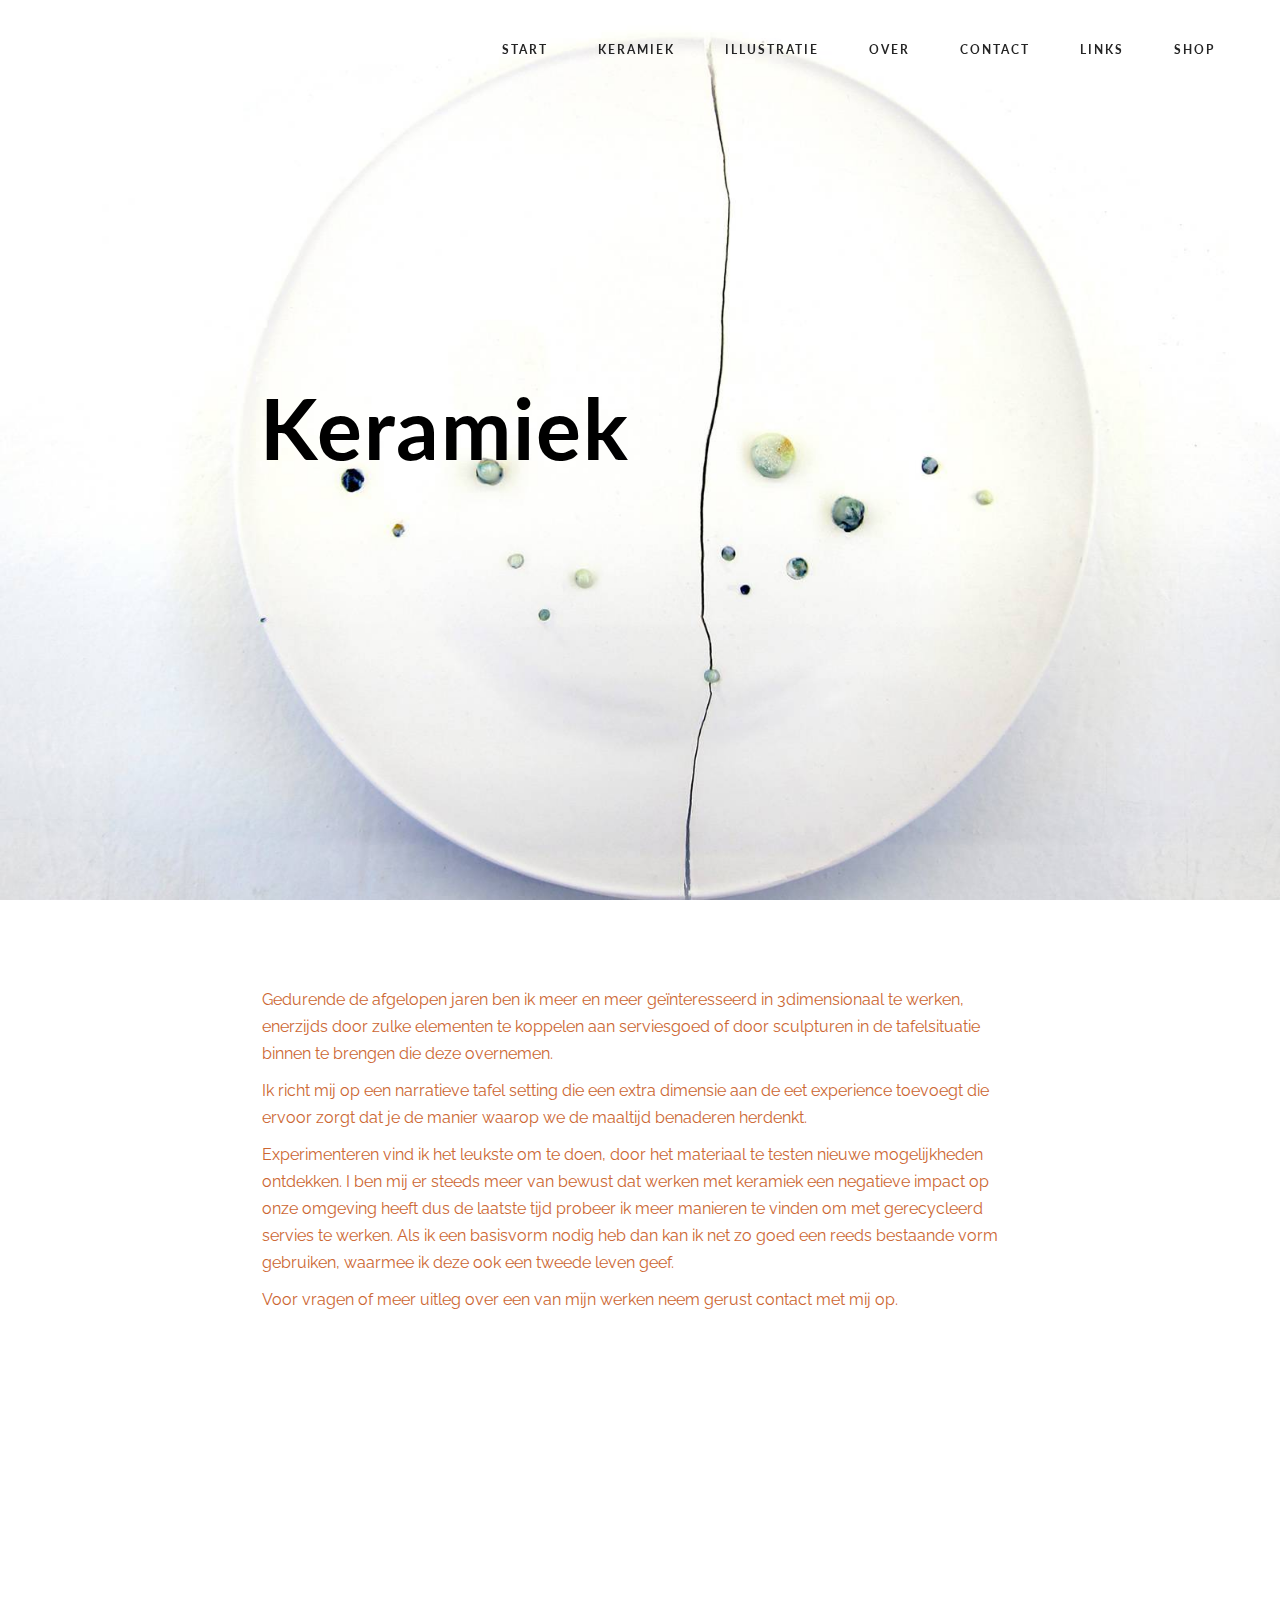
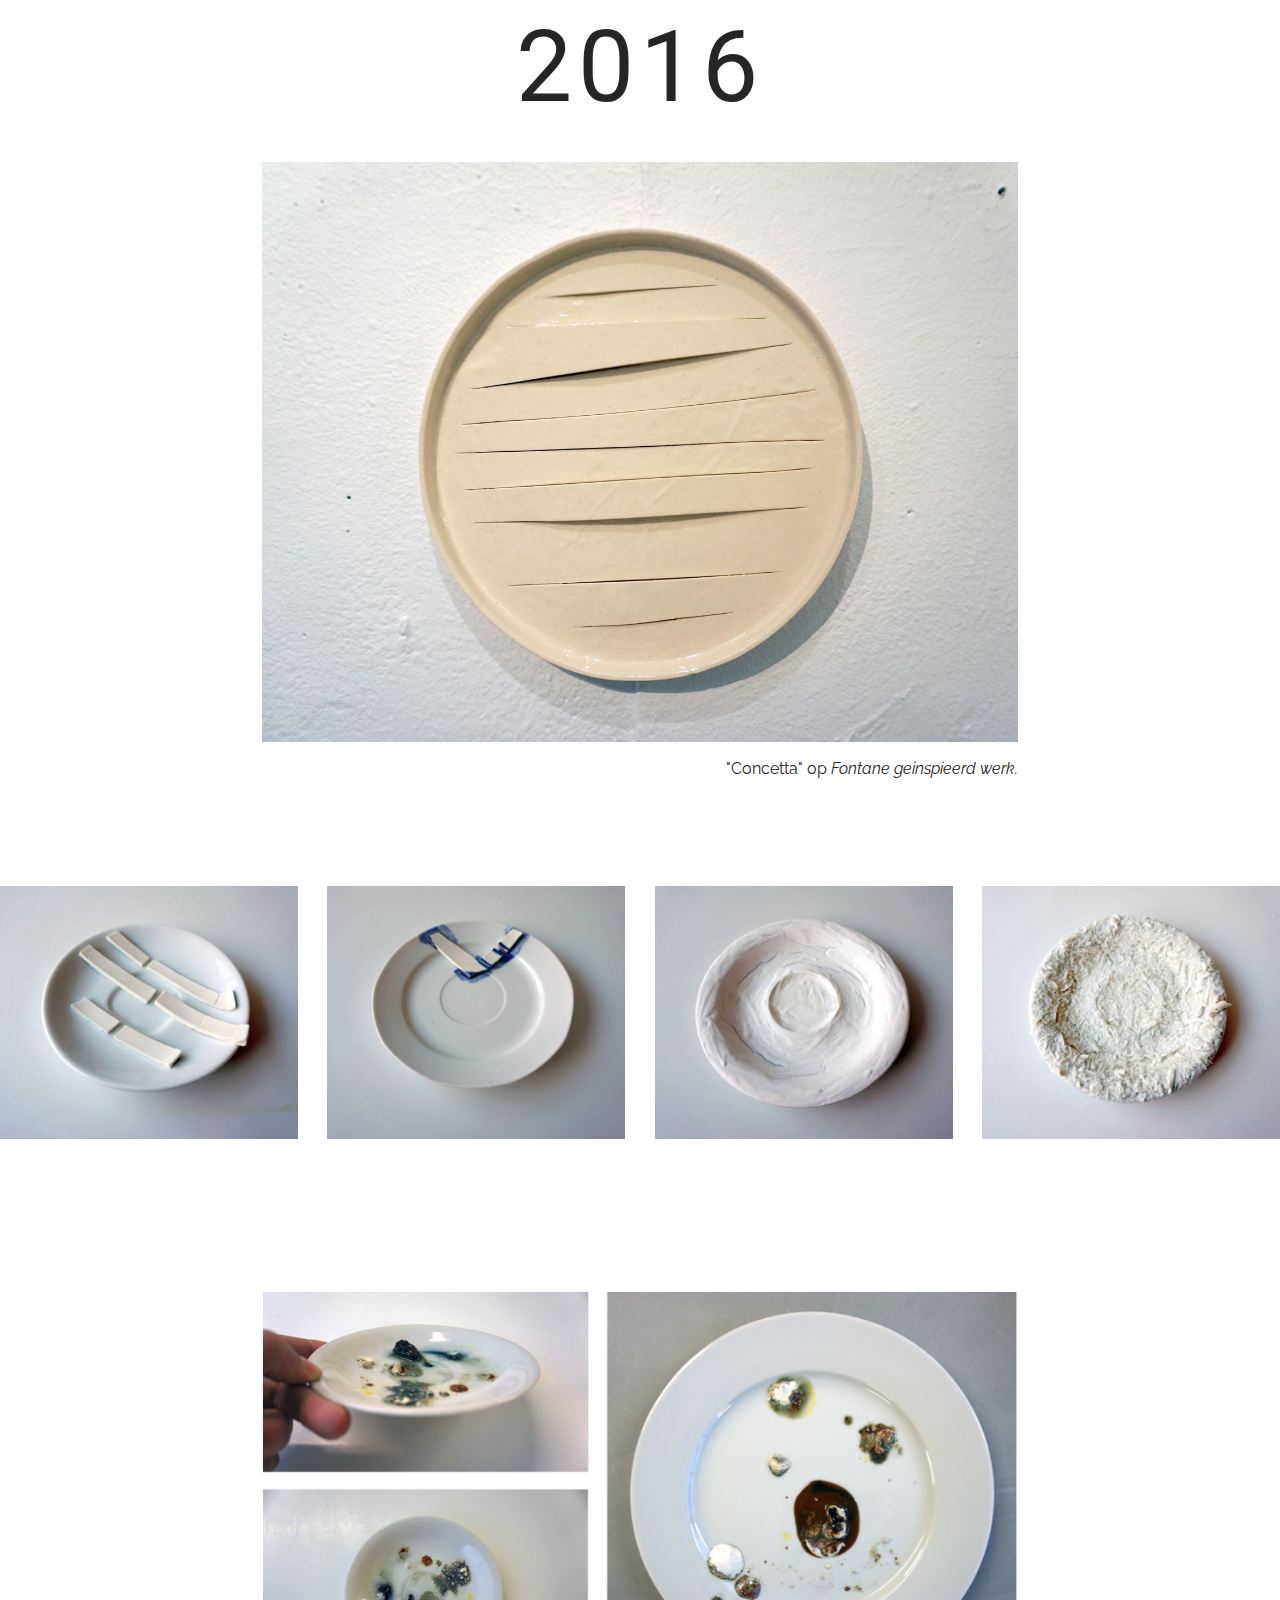
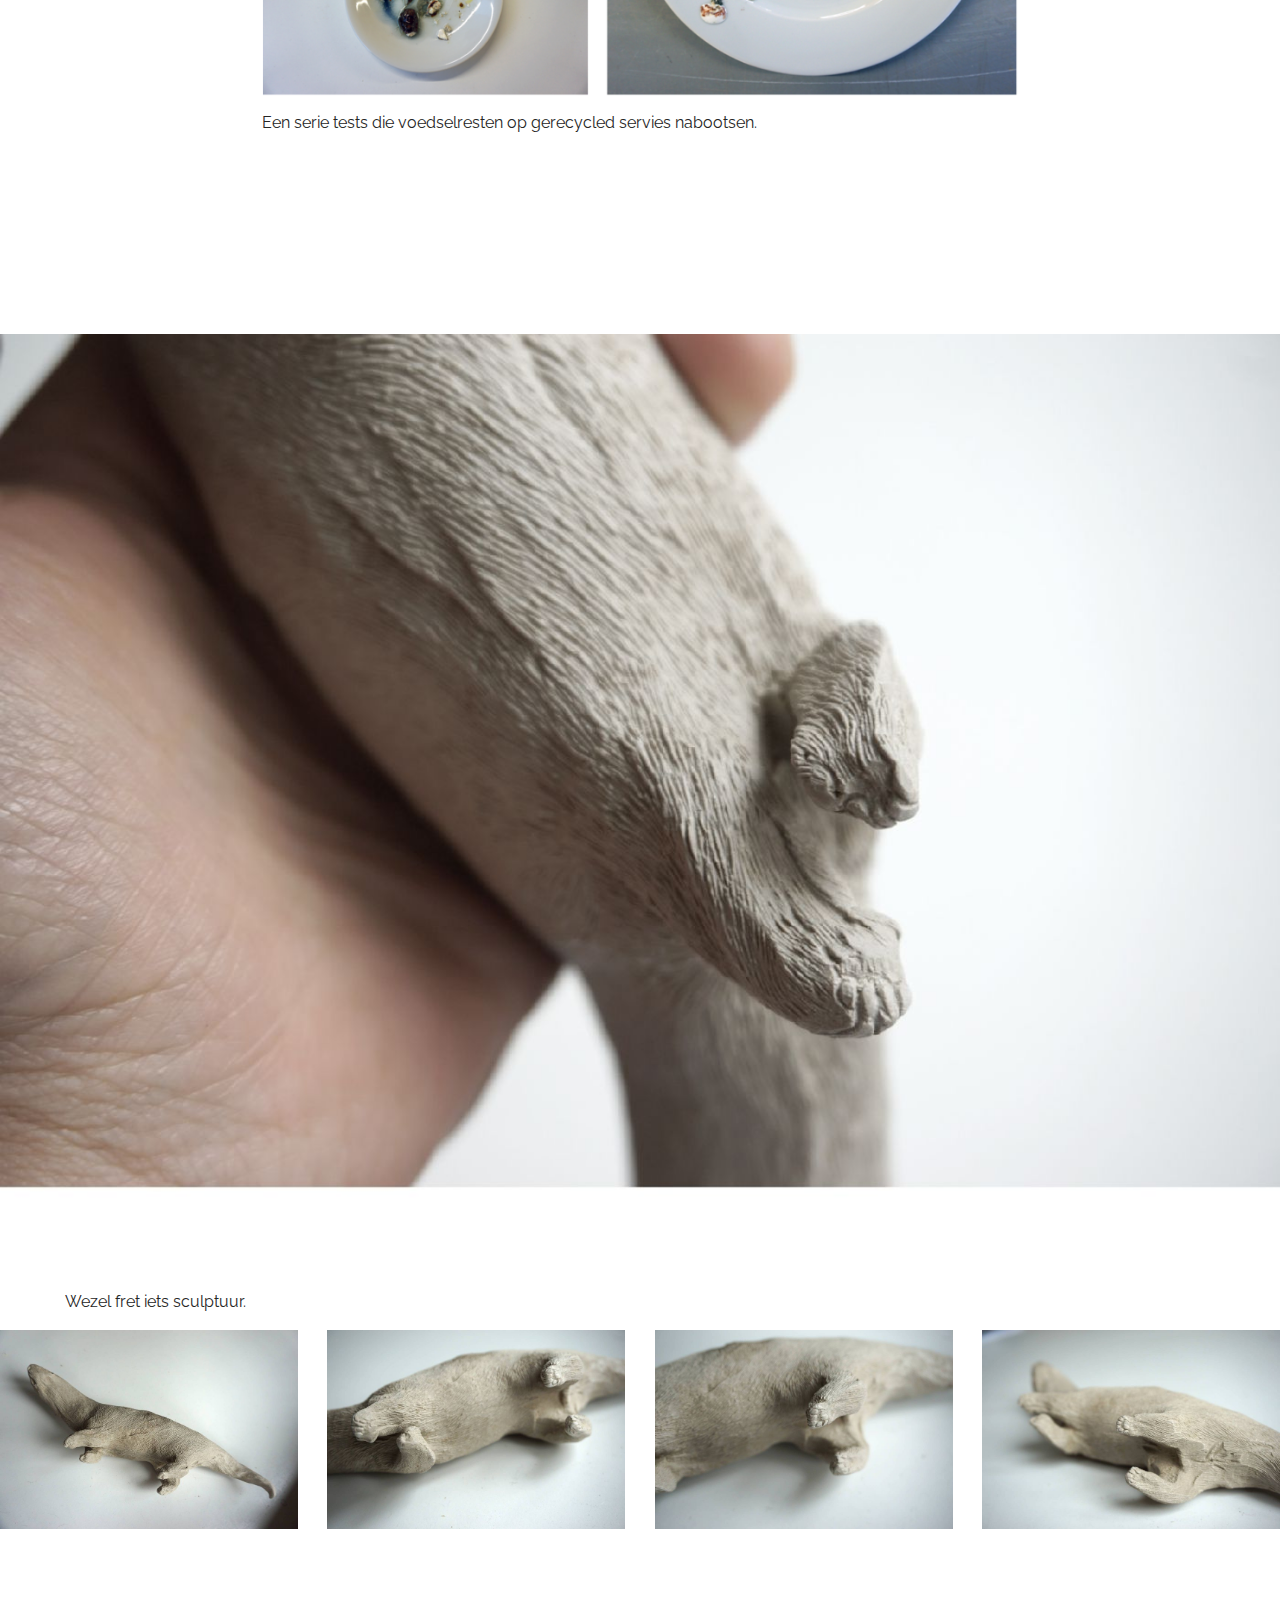
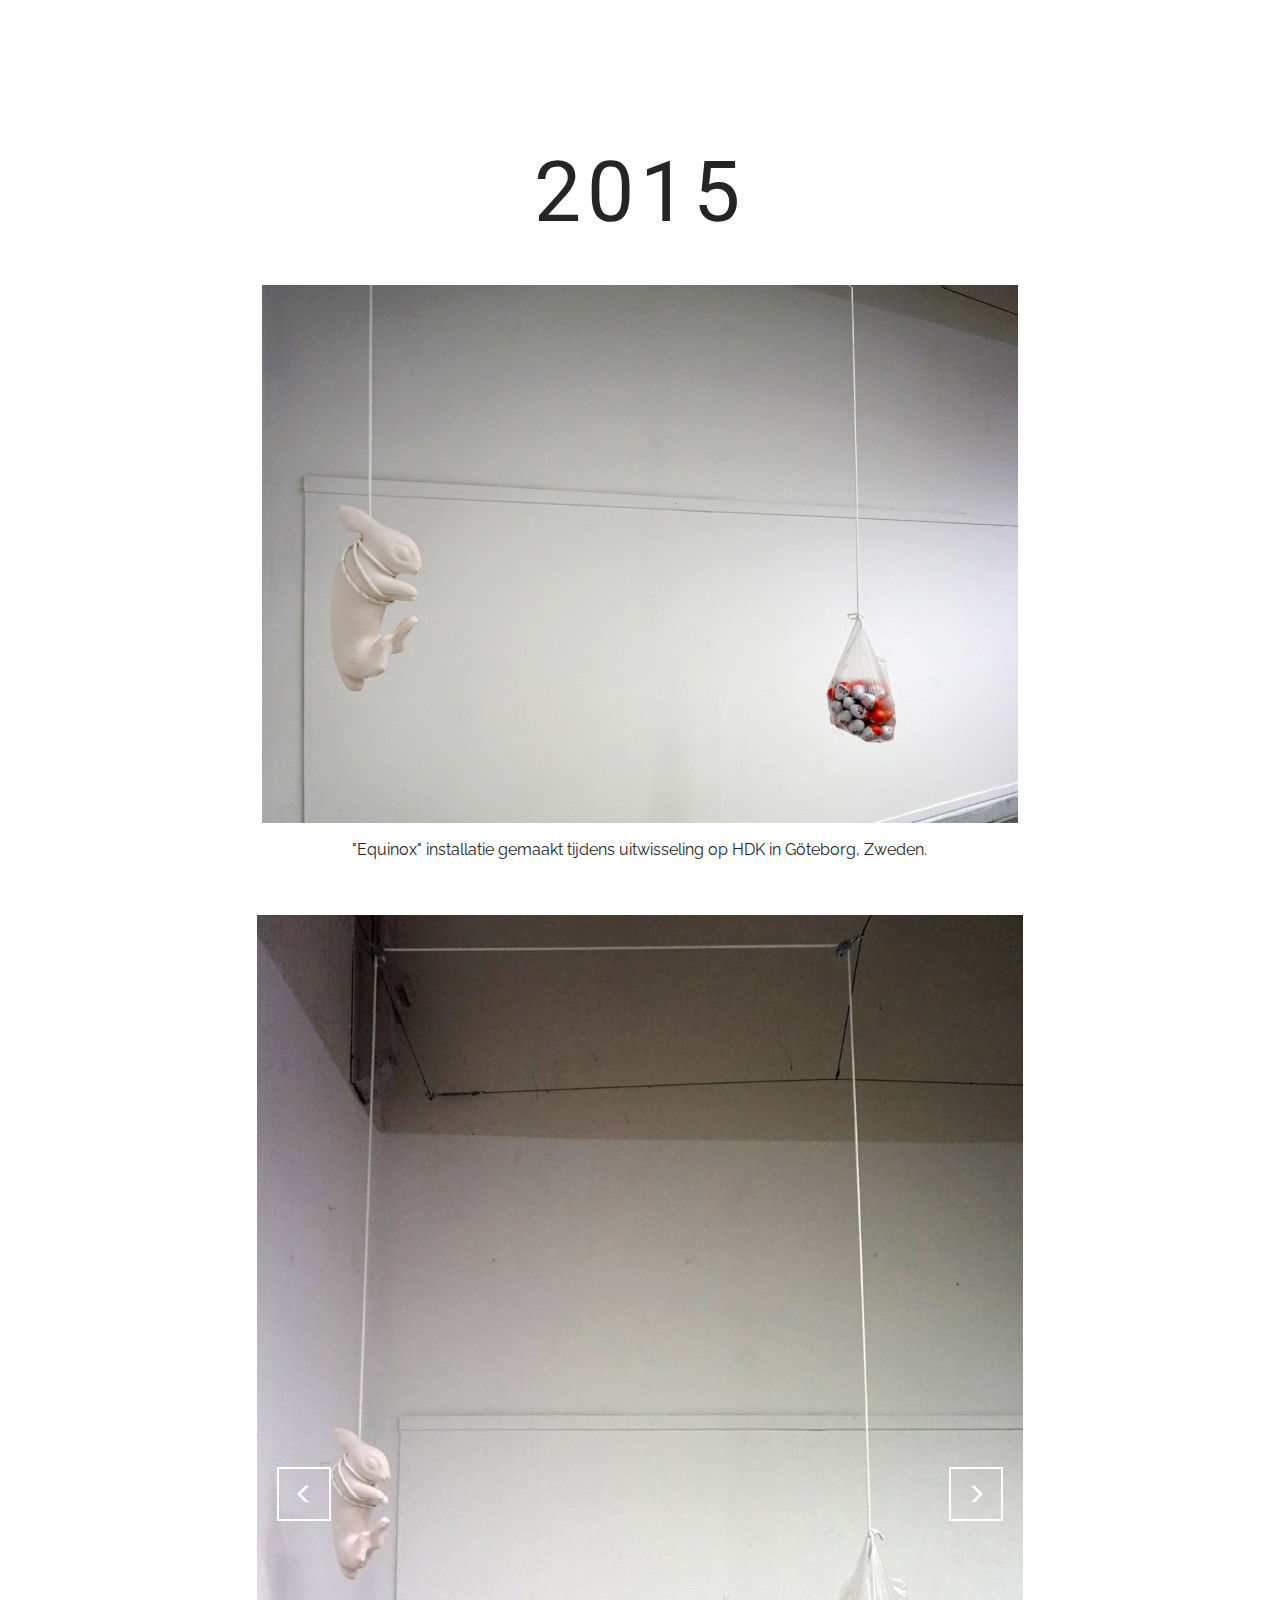
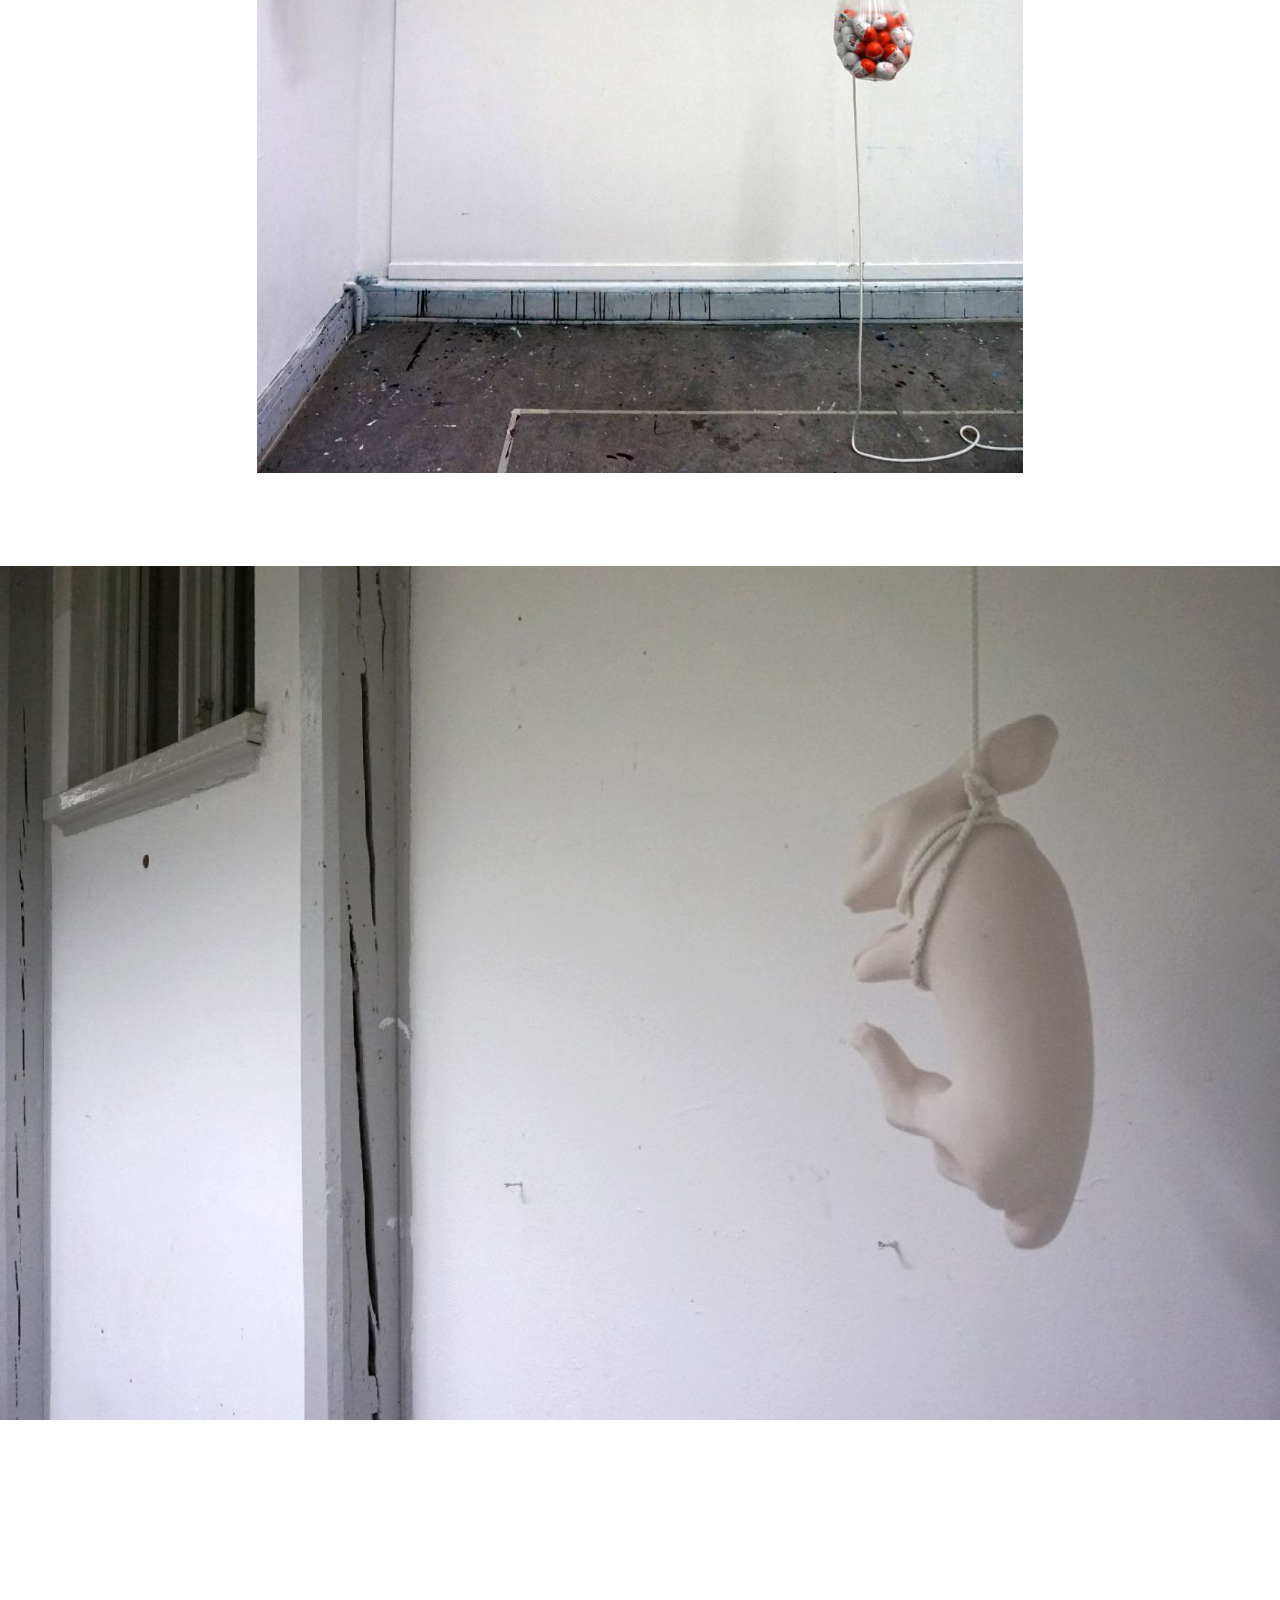
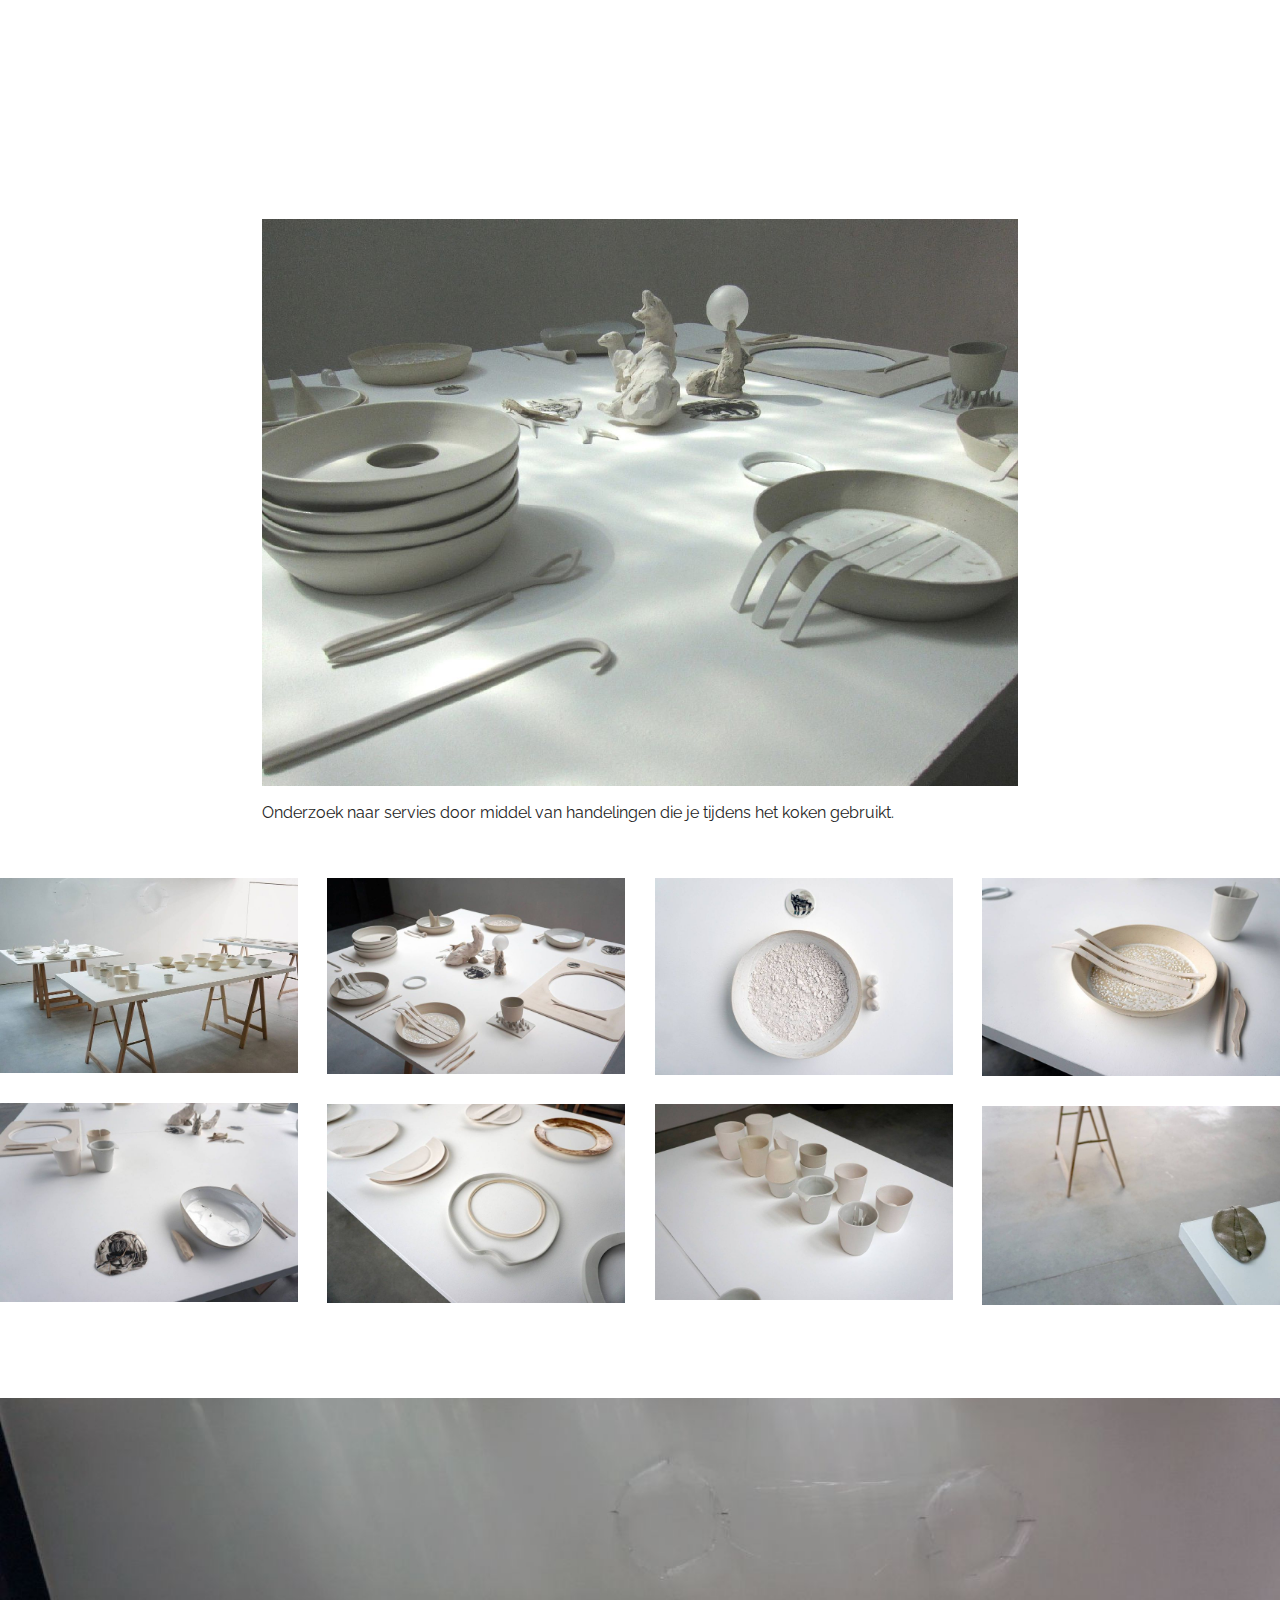
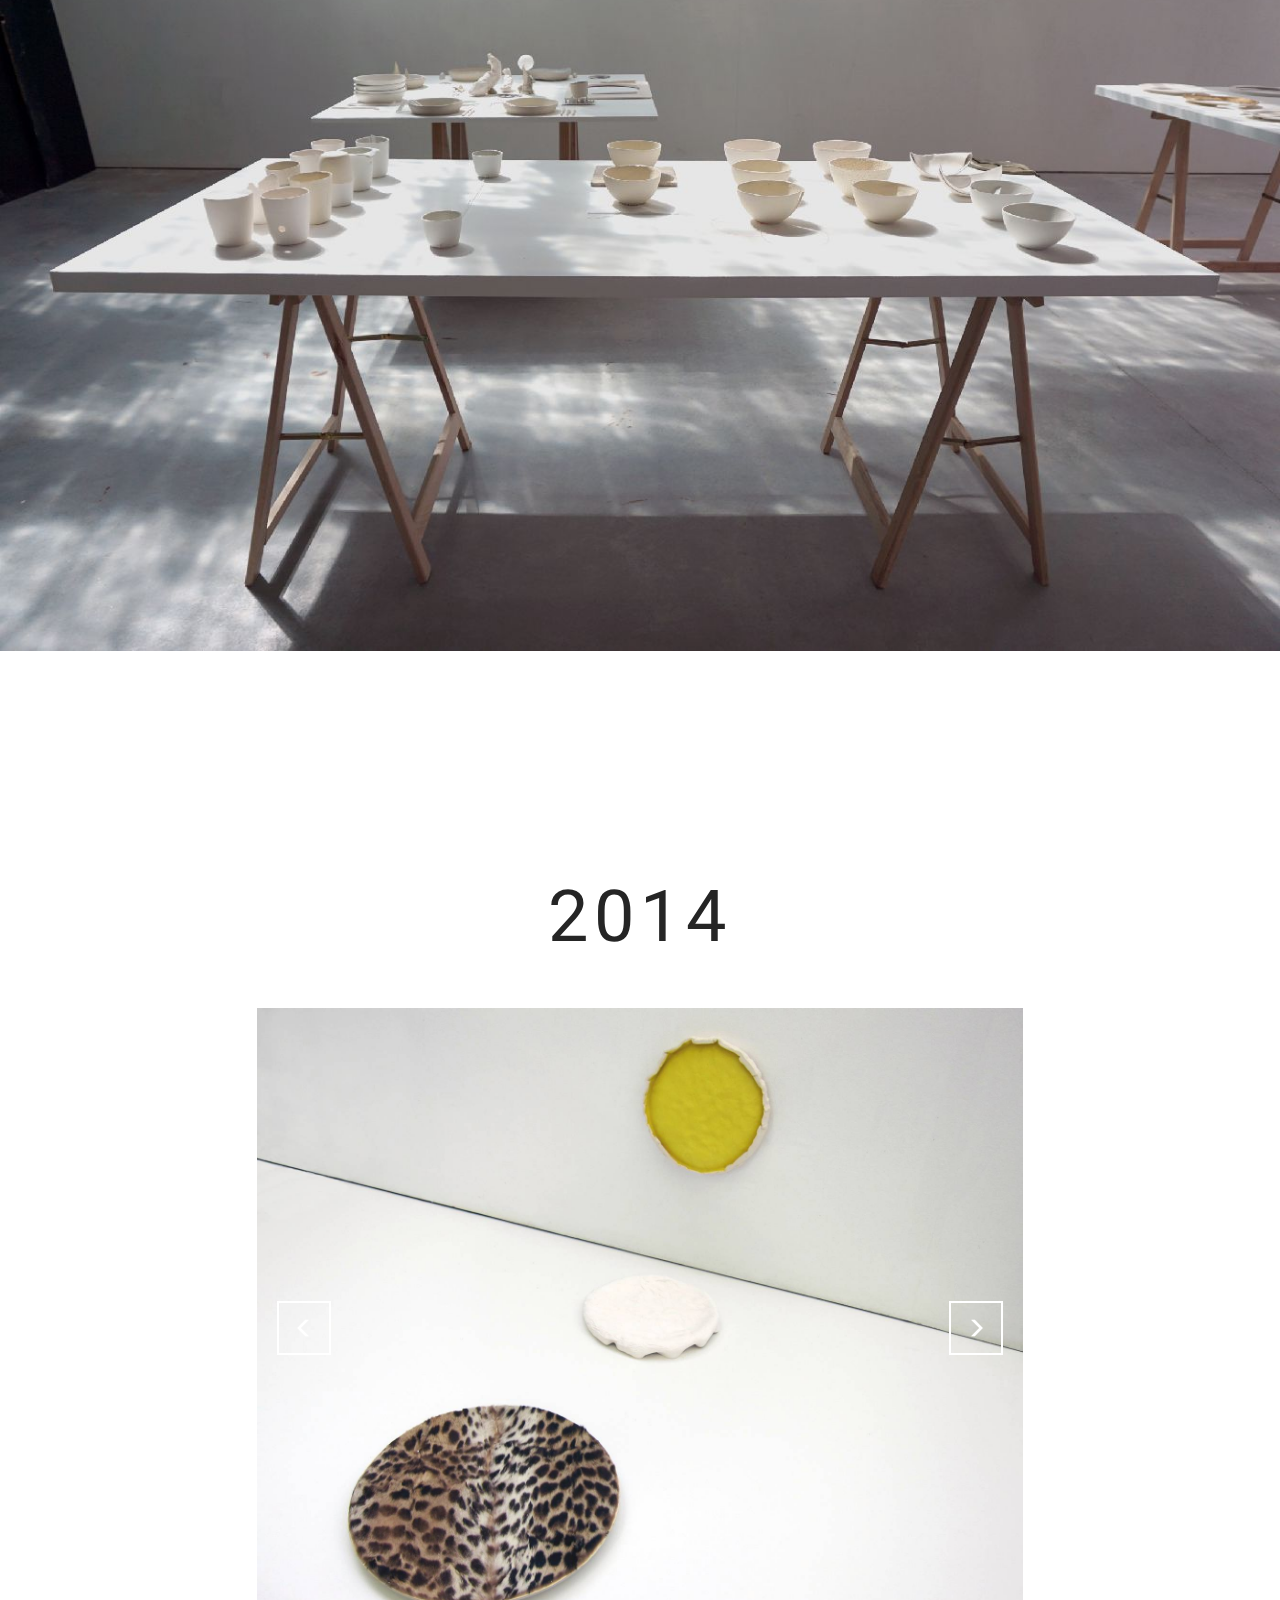
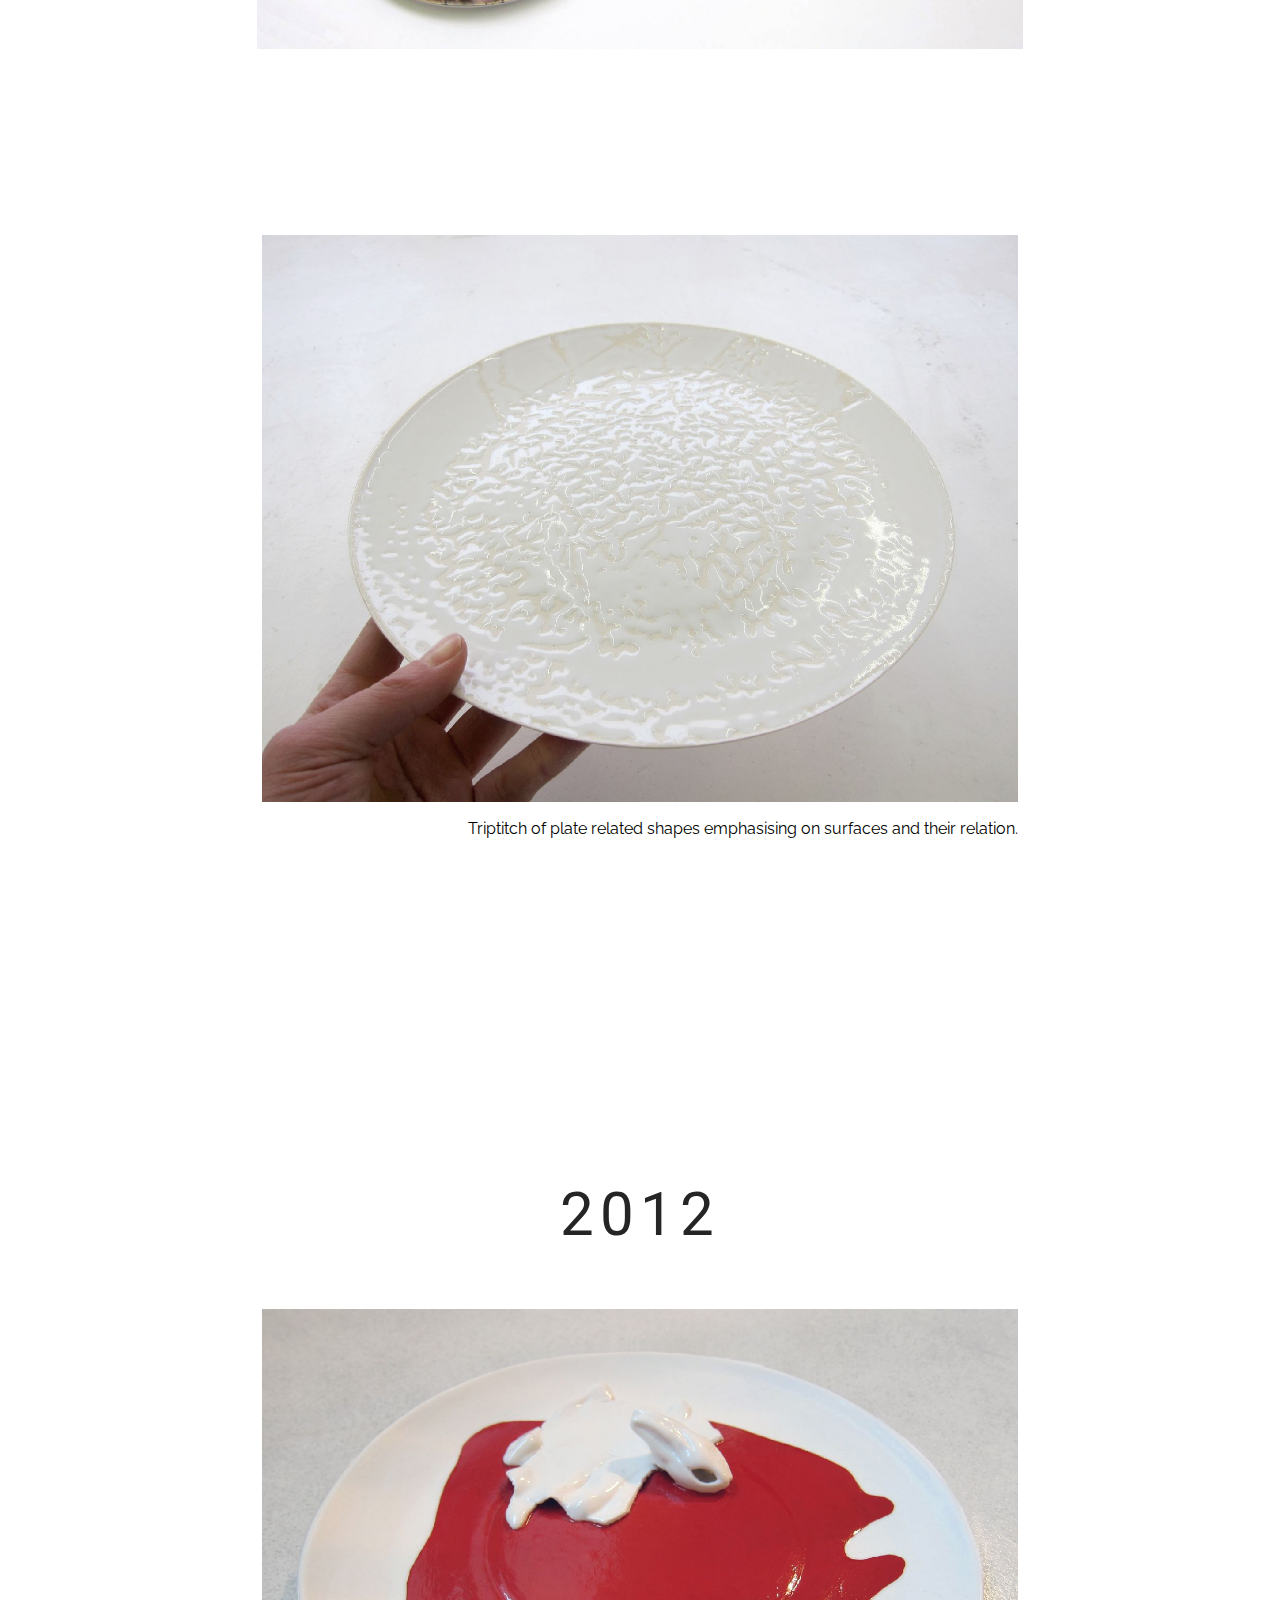
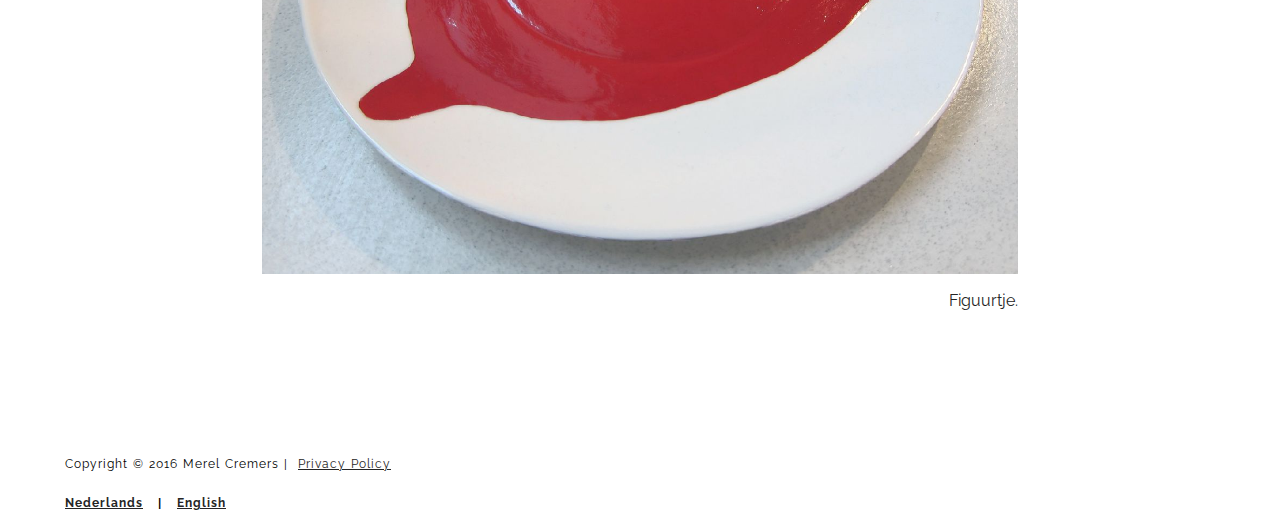
<file: keramiek.html>
<!DOCTYPE html>
<html>
<head>
  <!-- Site made with Mobirise Website Builder v2.10, https://mobirise.com -->
  <meta charset="UTF-8">
  <meta http-equiv="X-UA-Compatible" content="IE=edge">
  <meta name="generator" content="Mobirise v2.10, mobirise.com">
  <meta name="viewport" content="width=device-width, initial-scale=1">
  <link rel="shortcut icon" href="assets/images/favicon-151x151-57.png" type="image/x-icon">
  <meta name="description" content="merel cremers, keramiek, aardewerk, potten, keramist, design, product, servies, installatie, kunst, toegepaste kunst, bord, kopje, kom, bord, schaal, sculptuur, glazuur, klei, onderzoek, materiaal, vuur, stoken, oven, materiaal, temperatuur">
  <title>keramiek</title>
  <link rel="stylesheet" href="https://fonts.googleapis.com/css?family=Roboto:700,400&amp;subset=cyrillic,latin,greek,vietnamese">
  <link rel="stylesheet" href="assets/bootstrap/css/bootstrap.min.css">
  <link rel="stylesheet" href="assets/animate.css/animate.min.css">
  <link rel="stylesheet" href="assets/mobirise/css/style.css">
  <link rel="stylesheet" href="assets/mobirise-gallery/style.css">
  <link rel="stylesheet" href="assets/mobirise-slider/style.css">
  <link rel="stylesheet" href="assets/mobirise/css/mbr-additional.css" type="text/css">
  
  
  
</head>
<body>

<!-- Google Analytics -->
<script>
  (function(i,s,o,g,r,a,m){i['GoogleAnalyticsObject']=r;i[r]=i[r]||function(){
  (i[r].q=i[r].q||[]).push(arguments)},i[r].l=1*new Date();a=s.createElement(o),
  m=s.getElementsByTagName(o)[0];a.async=1;a.src=g;m.parentNode.insertBefore(a,m)
  })(window,document,'script','//www.google-analytics.com/analytics.js','ga');

  ga('create', 'UA-74260233-1', 'auto');
  ga('send', 'pageview');

</script>
<!-- /Google Analytics -->


<section class="mbr-navbar mbr-navbar--freeze mbr-navbar--absolute mbr-navbar--transparent mbr-navbar--sticky mbr-navbar--auto-collapse" id="ext_menu-4">
    <div class="mbr-navbar__section mbr-section">
        <div class="mbr-section__container container">
            <div class="mbr-navbar__container">
                
                <div class="mbr-navbar__hamburger mbr-hamburger"><span class="mbr-hamburger__line"></span></div>
                <div class="mbr-navbar__column mbr-navbar__menu">
                    <nav class="mbr-navbar__menu-box mbr-navbar__menu-box--inline-right">
                        <div class="mbr-navbar__column"><ul class="mbr-navbar__items mbr-navbar__items--right mbr-buttons mbr-buttons--freeze mbr-buttons--right btn-decorator mbr-buttons--active mbr-buttons--only-links"><li class="mbr-navbar__item"><a class="mbr-buttons__link btn text-black" href="contact.html">START</a></li> <li class="mbr-navbar__item"><a class="mbr-buttons__link btn text-black" href="keramiek.html">KERAMIEK</a></li><li class="mbr-navbar__item"><a class="mbr-buttons__link btn text-black" href="illustratie.html">ILLUSTRATIE</a></li> <li class="mbr-navbar__item"><a class="mbr-buttons__link btn text-black" href="over.html">OVER</a></li> <li class="mbr-navbar__item"><a class="mbr-buttons__link btn text-black" href="index.html">CONTACT</a></li> <li class="mbr-navbar__item"><a class="mbr-buttons__link btn text-black" href="contact.html">LINKS</a></li><li class="mbr-navbar__item"><a class="mbr-buttons__link btn text-black" href="index.html">SHOP</a></li></ul></div>
                        
                    </nav>
                </div>
            </div>
        </div>
    </div>
</section>

<section class="engine"><a rel="external" href="https://mobirise.com">free website generator</a></section><section class="mbr-box mbr-section mbr-section--relative mbr-section--fixed-size mbr-section--full-height mbr-section--bg-adapted mbr-after-navbar" id="header2-5" style="background-image: url(assets/images/bg-ceramics-1600x1200-25.jpg);">
    <div class="mbr-box__magnet mbr-box__magnet--sm-padding mbr-box__magnet--center-center">
        
        <div class="mbr-box__container mbr-section__container container">
            <div class="mbr-box mbr-box--stretched"><div class="mbr-box__magnet mbr-box__magnet--center-center">
                <div class="row"><div class=" col-sm-8 col-sm-offset-2">
                    <div class="mbr-hero animated fadeInUp">
                        <h1 class="mbr-hero__text">Keramiek</h1>
                        
                    </div>
                    
                </div></div>
            </div></div>
        </div>
        
    </div>
</section>

<section class="mbr-section" id="content1-66">
    <div class="mbr-section__container container mbr-section__container--first">
        <div class="row">
            <div class="mbr-article mbr-article--wysiwyg col-sm-8 col-sm-offset-2"><p>Gedurende de afgelopen jaren ben ik meer en meer geïnteresseerd in 3dimensionaal te werken, enerzijds door zulke elementen te koppelen aan serviesgoed of door sculpturen in de tafelsituatie binnen te brengen die deze overnemen.</p><p>Ik richt mij op een narratieve tafel setting die een extra dimensie aan de eet experience toevoegt die ervoor zorgt dat je de manier waarop we de maaltijd benaderen herdenkt.</p><p>Experimenteren vind ik het leukste om te doen, door het materiaal te testen nieuwe mogelijkheden ontdekken. I ben mij er steeds meer van bewust dat werken met keramiek een negatieve impact op onze omgeving heeft dus de laatste tijd probeer ik meer manieren te vinden om met gerecycleerd servies te werken. Als ik een basisvorm nodig heb dan kan ik net zo goed een reeds bestaande vorm gebruiken, waarmee ik deze ook een tweede leven geef.</p><p>Voor vragen of meer uitleg over een van mijn werken neem gerust contact met mij op.</p><p><br></p></div>
        </div>
    </div>
</section>

<section class="mbr-section" id="header3-48">
    <div class="mbr-section__container container mbr-section__container--middle">
        <div class="mbr-header mbr-header--wysiwyg row">
            <div class="col-sm-8 col-sm-offset-2">
                <h3 class="mbr-header__text"><span style="font-weight: normal;"><br></span><span style="font-weight: normal;"><br>2016</span></h3>
                
            </div>
        </div>
    </div>
</section>

<section class="mbr-section" id="image2-50">
    <div class="mbr-section__container container mbr-section__container--last">
        <div class="row">
            <div class="col-sm-8 col-sm-offset-2">
                <figure class="mbr-figure mbr-figure--wysiwyg mbr-figure--full-width mbr-figure--caption-outside-bottom mbr-figure--no-bg">

                    <div><img src="assets/images/2-1368x1049-29.jpg" class="mbr-figure__img"></div>
                    <figcaption class="mbr-figure__caption mbr-figure__caption--no-padding">
                        <small class="mbr-figure__caption-small">"Concetta" op<em>&nbsp;Fontane geinspieerd werk.</em></small>
                    </figcaption>
                </figure>
            </div>
        </div>
    </div>
</section>

<section class="mbr-gallery mbr-section mbr-section--no-padding" id="gallery1-49" style="background-color: rgb(255, 255, 255);">
    <!-- Gallery -->
    <div class=" mbr-gallery-layout-default">
        <div>
            <div class="row mbr-gallery-row">
                
                <div class="col-lg-3 col-md-4 col-sm-6 col-xs-12 mbr-gallery-item">

                     

                    <a href="#lb-gallery1-49" data-slide-to="0" data-toggle="modal">
                        <img alt="" src="assets/images/3-1235x1049-16-1235x1049-58.jpg">
                        <span class="icon glyphicon glyphicon-zoom-in"></span>
                    </a>              
                </div><div class="col-lg-3 col-md-4 col-sm-6 col-xs-12 mbr-gallery-item">

                     

                    <a href="#lb-gallery1-49" data-slide-to="1" data-toggle="modal">
                        <img alt="" src="assets/images/4-1235x1049-7-1235x1049-47.jpg">
                        <span class="icon glyphicon glyphicon-zoom-in"></span>
                    </a>              
                </div><div class="col-lg-3 col-md-4 col-sm-6 col-xs-12 mbr-gallery-item">

                     

                    <a href="#lb-gallery1-49" data-slide-to="2" data-toggle="modal">
                        <img alt="" src="assets/images/8-1235x1049-2-1235x1049-71.jpg">
                        <span class="icon glyphicon glyphicon-zoom-in"></span>
                    </a>              
                </div><div class="col-lg-3 col-md-4 col-sm-6 col-xs-12 mbr-gallery-item">

                     

                    <a href="#lb-gallery1-49" data-slide-to="3" data-toggle="modal">
                        <img alt="" src="assets/images/9-1235x1049-19-1235x1049-95.jpg">
                        <span class="icon glyphicon glyphicon-zoom-in"></span>
                    </a>              
                </div>
            </div>
        </div>
        <div class="clearfix"></div>
    </div>

    <!-- Lightbox -->
    <div data-app-prevent-settings="" class="mbr-slider modal fade carousel slide" tabindex="-1" data-keyboard="true" data-interval="false" id="lb-gallery1-49">
        <div class="modal-dialog">
            <div class="modal-content">
                <div class="modal-body">
                    <ol class="carousel-indicators">
                        <li data-app-prevent-settings="" data-target="#lb-gallery1-49" data-slide-to="0"></li><li data-app-prevent-settings="" data-target="#lb-gallery1-49" data-slide-to="1"></li><li data-app-prevent-settings="" data-target="#lb-gallery1-49" data-slide-to="2"></li><li data-app-prevent-settings="" data-target="#lb-gallery1-49" class=" active" data-slide-to="3"></li>
                    </ol>
                    <div class="carousel-inner">
                        <div class="item">
                            <img alt="" src="assets/images/3-1235x1049-16.jpg">
                        </div><div class="item">
                            <img alt="" src="assets/images/4-1235x1049-7.jpg">
                        </div><div class="item">
                            <img alt="" src="assets/images/8-1235x1049-2.jpg">
                        </div><div class="item active">
                            <img alt="" src="assets/images/9-1235x1049-19.jpg">
                        </div>
                    </div>
                    <a class="left carousel-control" role="button" data-slide="prev" href="#lb-gallery1-49">
                        <span class="glyphicon glyphicon-menu-left" aria-hidden="true"></span>
                        <span class="sr-only">Previous</span>
                    </a>
                    <a class="right carousel-control" role="button" data-slide="next" href="#lb-gallery1-49">
                        <span class="glyphicon glyphicon-menu-right" aria-hidden="true"></span>
                        <span class="sr-only">Next</span>
                    </a>

                    <a class="close" href="#" role="button" data-dismiss="modal">
                        <span class="glyphicon glyphicon-remove" aria-hidden="true"></span>
                        <span class="sr-only">Close</span>
                    </a>
                </div>
            </div>
        </div>
    </div>
</section>

<section class="mbr-section" id="header3-51">
    <div class="mbr-section__container container mbr-section__container--first">
        <div class="mbr-header mbr-header--wysiwyg row">
            <div class="col-sm-8 col-sm-offset-2">
                <h3 class="mbr-header__text"><span style="font-weight: normal;">WEASEL</span></h3>
                
            </div>
        </div>
    </div>
</section>

<section class="mbr-section" id="image2-41">
    <div class="mbr-section__container container mbr-section__container--middle">
        <div class="row">
            <div class="col-sm-8 col-sm-offset-2">
                <figure class="mbr-figure mbr-figure--wysiwyg mbr-figure--full-width mbr-figure--caption-outside-bottom mbr-figure--no-bg">

                    <div><img src="assets/images/food-stains-867x464-53.png" class="mbr-figure__img"></div>
                    <figcaption class="mbr-figure__caption mbr-figure__caption--no-padding">
                        <small class="mbr-figure__caption-small">Een serie tests die voedselresten op gerecycled servies nabootsen.</small>
                    </figcaption>
                </figure>
            </div>
        </div>
    </div>
</section>

<section class="mbr-section" id="content1-52">
    <div class="mbr-section__container container mbr-section__container--last">
        <div class="row">
            <div class="mbr-article mbr-article--wysiwyg col-sm-8 col-sm-offset-2"><p><br></p><p><br></p></div>
        </div>
    </div>
</section>

<section class="mbr-figure mbr-figure--wysiwyg mbr-figure--full-width mbr-figure--caption-outside-bottom" id="image1-49" style="background-color: rgb(255, 255, 255);">

    <div><img src="assets/images/1groot-1600x1177-37.jpg" class="mbr-figure__img"></div>
    <figcaption class="mbr-figure__caption mbr-figure__caption--std-grid">
        <small class="mbr-figure__caption-small">Wezel fret iets sculptuur.</small>
    </figcaption>
</section>

<section class="mbr-gallery mbr-section mbr-section--no-padding" id="gallery1-50" style="background-color: rgb(255, 255, 255);">
    <!-- Gallery -->
    <div class=" mbr-gallery-layout-default">
        <div>
            <div class="row mbr-gallery-row">
                
                <div class="col-lg-3 col-md-4 col-sm-6 col-xs-12 mbr-gallery-item">

                     

                    <a href="#lb-gallery1-50" data-slide-to="0" data-toggle="modal">
                        <img alt="" src="assets/images/1-1600x1067-55-1600x1067-97.jpg">
                        <span class="icon glyphicon glyphicon-zoom-in"></span>
                    </a>              
                </div><div class="col-lg-3 col-md-4 col-sm-6 col-xs-12 mbr-gallery-item">

                     

                    <a href="#lb-gallery1-50" data-slide-to="1" data-toggle="modal">
                        <img alt="" src="assets/images/2-1600x1067-81-1600x1067-24.jpg">
                        <span class="icon glyphicon glyphicon-zoom-in"></span>
                    </a>              
                </div><div class="col-lg-3 col-md-4 col-sm-6 col-xs-12 mbr-gallery-item">

                     

                    <a href="#lb-gallery1-50" data-slide-to="2" data-toggle="modal">
                        <img alt="" src="assets/images/3-1600x1067-77-1600x1067-95.jpg">
                        <span class="icon glyphicon glyphicon-zoom-in"></span>
                    </a>              
                </div><div class="col-lg-3 col-md-4 col-sm-6 col-xs-12 mbr-gallery-item">

                     

                    <a href="#lb-gallery1-50" data-slide-to="3" data-toggle="modal">
                        <img alt="" src="assets/images/4-1600x1067-5-1600x1067-80.jpg">
                        <span class="icon glyphicon glyphicon-zoom-in"></span>
                    </a>              
                </div>
            </div>
        </div>
        <div class="clearfix"></div>
    </div>

    <!-- Lightbox -->
    <div data-app-prevent-settings="" class="mbr-slider modal fade carousel slide" tabindex="-1" data-keyboard="true" data-interval="false" id="lb-gallery1-50">
        <div class="modal-dialog">
            <div class="modal-content">
                <div class="modal-body">
                    <ol class="carousel-indicators">
                        <li data-app-prevent-settings="" data-target="#lb-gallery1-50" data-slide-to="0"></li><li data-app-prevent-settings="" data-target="#lb-gallery1-50" data-slide-to="1"></li><li data-app-prevent-settings="" data-target="#lb-gallery1-50" data-slide-to="2"></li><li data-app-prevent-settings="" data-target="#lb-gallery1-50" class=" active" data-slide-to="3"></li>
                    </ol>
                    <div class="carousel-inner">
                        <div class="item">
                            <img alt="" src="assets/images/1-1600x1067-55.jpg">
                        </div><div class="item">
                            <img alt="" src="assets/images/2-1600x1067-81.jpg">
                        </div><div class="item">
                            <img alt="" src="assets/images/3-1600x1067-77.jpg">
                        </div><div class="item active">
                            <img alt="" src="assets/images/4-1600x1067-5.jpg">
                        </div>
                    </div>
                    <a class="left carousel-control" role="button" data-slide="prev" href="#lb-gallery1-50">
                        <span class="glyphicon glyphicon-menu-left" aria-hidden="true"></span>
                        <span class="sr-only">Previous</span>
                    </a>
                    <a class="right carousel-control" role="button" data-slide="next" href="#lb-gallery1-50">
                        <span class="glyphicon glyphicon-menu-right" aria-hidden="true"></span>
                        <span class="sr-only">Next</span>
                    </a>

                    <a class="close" href="#" role="button" data-dismiss="modal">
                        <span class="glyphicon glyphicon-remove" aria-hidden="true"></span>
                        <span class="sr-only">Close</span>
                    </a>
                </div>
            </div>
        </div>
    </div>
</section>

<section class="mbr-section" id="header3-29">
    <div class="mbr-section__container container mbr-section__container--first">
        <div class="mbr-header mbr-header--wysiwyg row">
            <div class="col-sm-8 col-sm-offset-2">
                <h3 class="mbr-header__text"><span style="font-weight: normal;"><br>2015</span></h3>
                
            </div>
        </div>
    </div>
</section>

<section class="mbr-section" id="image2-59">
    <div class="mbr-section__container container mbr-section__container--middle">
        <div class="row">
            <div class="col-sm-8 col-sm-offset-2">
                <figure class="mbr-figure mbr-figure--wysiwyg mbr-figure--full-width mbr-figure--caption-outside-bottom mbr-figure--no-bg">

                    <div><img src="assets/images/equin-2809x2000-70.jpg" class="mbr-figure__img"></div>
                    <figcaption class="mbr-figure__caption mbr-figure__caption--no-padding">
                        <small class="mbr-figure__caption-small">"Equinox" installatie gemaakt tijdens uitwisseling op HDK in Göteborg, Zweden.</small>
                    </figcaption>
                </figure>
            </div>
        </div>
    </div>
</section>

<section class="mbr-slider mbr-section mbr-section--no-padding carousel slide" data-ride="carousel" data-wrap="true" data-interval="5000" id="slider2-57">
    <div class="mbr-section__container container article-slider mbr-section__container--last">
        <div class=" col-sm-8 col-sm-offset-2">
            
            <div class="carousel-inner" role="listbox">
                <div class="mbr-box mbr-section mbr-section--relative mbr-section--fixed-size mbr-section--bg-adapted item dark center active">
                    <div class="mbr-box__magnet mbr-box__magnet--center-right">
                                            
                        <div>
                            <img src="assets/images/equin1-1-1060x1600-64.jpg">
                            <div class="row">
                                <div class=" col-md-6 col-md-offset-5">  

                                <div class="mbr-hero">
                                    

                                    
                                </div>
                                
                                </div>
                            </div>
                        </div>
                    </div>
                </div><div class="mbr-box mbr-section mbr-section--relative mbr-section--fixed-size mbr-section--bg-adapted item dark center">
                    <div class="mbr-box__magnet mbr-box__magnet--center-left">
                                            
                        <div>
                            <img src="assets/images/equin2-2-1600x2414-90.jpg">
                            <div class="row">
                                <div class=" col-md-6 col-md-offset-1">  

                                <div class="mbr-hero">
                                    

                                    
                                </div>
                                
                                </div>
                            </div>
                        </div>
                    </div>
                </div><div class="mbr-box mbr-section mbr-section--relative mbr-section--fixed-size mbr-section--bg-adapted item dark center">
                    <div class="mbr-box__magnet mbr-box__magnet--center-center">
                                            
                        <div>
                            <img src="assets/images/equin3-3-1060x1600-57.jpg">
                            <div class="row">
                                <div class=" col-md-8 col-md-offset-2">  

                                <div class="mbr-hero">
                                    

                                    
                                </div>
                                
                                </div>
                            </div>
                        </div>
                    </div>
                </div>
            </div>
            
            <a data-app-prevent-settings="" class="left carousel-control" role="button" data-slide="prev" href="#slider2-57">
                <span class="glyphicon glyphicon-menu-left" aria-hidden="true"></span>
                <span class="sr-only">Previous</span>
            </a>
            <a data-app-prevent-settings="" class="right carousel-control" role="button" data-slide="next" href="#slider2-57">
                <span class="glyphicon glyphicon-menu-right" aria-hidden="true"></span>
                <span class="sr-only">Next</span>
            </a>
        </div>
    </div>
</section>

<section class="mbr-figure mbr-figure--wysiwyg mbr-figure--full-width mbr-figure--caption-outside-bottom" id="image1-58" style="background-color: rgb(255, 255, 255);">

    <div><img src="assets/images/equin4-2399x1600-34.jpg" class="mbr-figure__img"></div>
    
</section>

<section class="mbr-section" id="content1-60">
    <div class="mbr-section__container container mbr-section__container--first">
        <div class="row">
            <div class="mbr-article mbr-article--wysiwyg col-sm-8 col-sm-offset-2"><p><br></p><p><br></p><p><br></p><p><br></p><p><br></p><p><br></p><p><br></p><div><br></div></div>
        </div>
    </div>
</section>

<section class="mbr-section" id="image2-54">
    <div class="mbr-section__container container mbr-section__container--middle">
        <div class="row">
            <div class="col-sm-8 col-sm-offset-2">
                <figure class="mbr-figure mbr-figure--wysiwyg mbr-figure--full-width mbr-figure--caption-outside-bottom mbr-figure--no-bg">

                    <div><img src="assets/images/tafel-start-1600x1200-3.jpg" class="mbr-figure__img"></div>
                    <figcaption class="mbr-figure__caption mbr-figure__caption--no-padding">
                        <small class="mbr-figure__caption-small">Onderzoek naar servies door middel van handelingen die je tijdens het koken gebruikt.</small>
                    </figcaption>
                </figure>
            </div>
        </div>
    </div>
</section>

<section class="mbr-gallery mbr-section mbr-section--no-padding" id="gallery2-28">
    <!-- Gallery -->
    <div class="mbr-section__container mbr-gallery-layout-article mbr-section__container--last">
        <div>
            <div class="row mbr-gallery-row">
                
                <div class="col-lg-3 col-md-4 col-sm-6 col-xs-12 mbr-gallery-item">

                     

                    <a href="#lb-gallery2-28" data-slide-to="0" data-toggle="modal">
                        <img alt="" src="assets/images/1-1600x1049-52-1600x1049-78.jpg">
                        <span class="icon glyphicon glyphicon-zoom-in"></span>
                    </a>              
                </div><div class="col-lg-3 col-md-4 col-sm-6 col-xs-12 mbr-gallery-item">

                     

                    <a href="#lb-gallery2-28" data-slide-to="1" data-toggle="modal">
                        <img alt="" src="assets/images/4-1600x1055-35-1600x1055-46.jpg">
                        <span class="icon glyphicon glyphicon-zoom-in"></span>
                    </a>              
                </div><div class="col-lg-3 col-md-4 col-sm-6 col-xs-12 mbr-gallery-item">

                     

                    <a href="#lb-gallery2-28" data-slide-to="2" data-toggle="modal">
                        <img alt="" src="assets/images/dsc00401-1600x1057-60-1600x1057-61.jpg">
                        <span class="icon glyphicon glyphicon-zoom-in"></span>
                    </a>              
                </div><div class="col-lg-3 col-md-4 col-sm-6 col-xs-12 mbr-gallery-item">

                     

                    <a href="#lb-gallery2-28" data-slide-to="3" data-toggle="modal">
                        <img alt="" src="assets/images/dsc00418-1600x1066-53-1600x1066-21.jpg">
                        <span class="icon glyphicon glyphicon-zoom-in"></span>
                    </a>              
                </div><div class="col-lg-3 col-md-4 col-sm-6 col-xs-12 mbr-gallery-item">

                     

                    <a href="#lb-gallery2-28" data-slide-to="4" data-toggle="modal">
                        <img alt="" src="assets/images/dsc00419-1600x1067-79-1600x1067-88.jpg">
                        <span class="icon glyphicon glyphicon-zoom-in"></span>
                    </a>              
                </div><div class="col-lg-3 col-md-4 col-sm-6 col-xs-12 mbr-gallery-item">

                     

                    <a href="#lb-gallery2-28" data-slide-to="5" data-toggle="modal">
                        <img alt="" src="assets/images/dsc00430-1600x1067-99-1600x1067-45.jpg">
                        <span class="icon glyphicon glyphicon-zoom-in"></span>
                    </a>              
                </div><div class="col-lg-3 col-md-4 col-sm-6 col-xs-12 mbr-gallery-item">

                     

                    <a href="#lb-gallery2-28" data-slide-to="6" data-toggle="modal">
                        <img alt="" src="assets/images/dsc00431-1600x1056-64-1600x1056-39.jpg">
                        <span class="icon glyphicon glyphicon-zoom-in"></span>
                    </a>              
                </div><div class="col-lg-3 col-md-4 col-sm-6 col-xs-12 mbr-gallery-item">

                     

                    <a href="#lb-gallery2-28" data-slide-to="7" data-toggle="modal">
                        <img alt="" src="assets/images/dsc00434-1600x1067-47-1600x1067-57.jpg">
                        <span class="icon glyphicon glyphicon-zoom-in"></span>
                    </a>              
                </div>
            </div>
        </div>
        <div class="clearfix"></div>
    </div>

    <!-- Lightbox -->
    <div data-app-prevent-settings="" class="mbr-slider modal fade carousel slide" tabindex="-1" data-keyboard="true" data-interval="false" id="lb-gallery2-28">
        <div class="modal-dialog">
            <div class="modal-content">
                <div class="modal-body">
                    <ol class="carousel-indicators">
                        <li data-app-prevent-settings="" data-target="#lb-gallery2-28" data-slide-to="0"></li><li data-app-prevent-settings="" data-target="#lb-gallery2-28" data-slide-to="1"></li><li data-app-prevent-settings="" data-target="#lb-gallery2-28" class=" active" data-slide-to="2"></li><li data-app-prevent-settings="" data-target="#lb-gallery2-28" data-slide-to="3"></li><li data-app-prevent-settings="" data-target="#lb-gallery2-28" data-slide-to="4"></li><li data-app-prevent-settings="" data-target="#lb-gallery2-28" data-slide-to="5"></li><li data-app-prevent-settings="" data-target="#lb-gallery2-28" data-slide-to="6"></li><li data-app-prevent-settings="" data-target="#lb-gallery2-28" data-slide-to="7"></li>
                    </ol>
                    <div class="carousel-inner">
                        <div class="item">
                            <img alt="" src="assets/images/1-1600x1049-52.jpg">
                        </div><div class="item">
                            <img alt="" src="assets/images/4-1600x1055-35.jpg">
                        </div><div class="item active">
                            <img alt="" src="assets/images/dsc00401-1600x1057-60.jpg">
                        </div><div class="item">
                            <img alt="" src="assets/images/dsc00418-1600x1066-53.jpg">
                        </div><div class="item">
                            <img alt="" src="assets/images/dsc00419-1600x1067-79.jpg">
                        </div><div class="item">
                            <img alt="" src="assets/images/dsc00430-1600x1067-99.jpg">
                        </div><div class="item">
                            <img alt="" src="assets/images/dsc00431-1600x1056-64.jpg">
                        </div><div class="item">
                            <img alt="" src="assets/images/dsc00434-1600x1067-47.jpg">
                        </div>
                    </div>
                    <a class="left carousel-control" role="button" data-slide="prev" href="#lb-gallery2-28">
                        <span class="glyphicon glyphicon-menu-left" aria-hidden="true"></span>
                        <span class="sr-only">Previous</span>
                    </a>
                    <a class="right carousel-control" role="button" data-slide="next" href="#lb-gallery2-28">
                        <span class="glyphicon glyphicon-menu-right" aria-hidden="true"></span>
                        <span class="sr-only">Next</span>
                    </a>

                    <a class="close" href="#" role="button" data-dismiss="modal">
                        <span class="glyphicon glyphicon-remove" aria-hidden="true"></span>
                        <span class="sr-only">Close</span>
                    </a>
                </div>
            </div>
        </div>
    </div>
</section>

<section class="mbr-figure mbr-figure--wysiwyg mbr-figure--full-width mbr-figure--caption-inside-bottom" id="image1-62">

    <div><img src="assets/images/tafel-eind-2400x1600-76.jpg" class="mbr-figure__img"></div>
    
</section>

<section class="mbr-section" id="header3-30">
    <div class="mbr-section__container container mbr-section__container--first">
        <div class="mbr-header mbr-header--wysiwyg row">
            <div class="col-sm-8 col-sm-offset-2">
                <h3 class="mbr-header__text"><br><span style="font-weight: normal;">2014</span></h3>
                
            </div>
        </div>
    </div>
</section>

<section class="mbr-slider mbr-section mbr-section--no-padding carousel slide" data-ride="carousel" data-wrap="true" data-interval="5000" id="slider2-52">
    <div class="mbr-section__container container article-slider mbr-section__container--last">
        <div class=" col-sm-8 col-sm-offset-2">
            
            <div class="carousel-inner" role="listbox">
                <div class="mbr-box mbr-section mbr-section--relative mbr-section--fixed-size mbr-section--bg-adapted item dark center active">
                    <div class="mbr-box__magnet">
                                            
                        <div>
                            <img src="assets/images/nr1-1600x1338-49.jpg">
                            <div class="row">
                                <div class=" col-md-6">  

                                <div class="mbr-hero">
                                    

                                    
                                </div>
                                
                                </div>
                            </div>
                        </div>
                    </div>
                </div><div class="mbr-box mbr-section mbr-section--relative mbr-section--fixed-size mbr-section--bg-adapted item dark center">
                    <div class="mbr-box__magnet">
                                            
                        <div>
                            <img src="assets/images/nr2-1600x1338-41.jpg">
                            <div class="row">
                                <div class=" col-md-6">  

                                <div class="mbr-hero">
                                    

                                    
                                </div>
                                
                                </div>
                            </div>
                        </div>
                    </div>
                </div><div class="mbr-box mbr-section mbr-section--relative mbr-section--fixed-size mbr-section--bg-adapted item dark center">
                    <div class="mbr-box__magnet">
                                            
                        <div>
                            <img src="assets/images/nr3-1600x1338-27.jpg">
                            <div class="row">
                                <div class=" col-md-6">  

                                <div class="mbr-hero">
                                    

                                    
                                </div>
                                
                                </div>
                            </div>
                        </div>
                    </div>
                </div>
            </div>
            
            <a data-app-prevent-settings="" class="left carousel-control" role="button" data-slide="prev" href="#slider2-52">
                <span class="glyphicon glyphicon-menu-left" aria-hidden="true"></span>
                <span class="sr-only">Previous</span>
            </a>
            <a data-app-prevent-settings="" class="right carousel-control" role="button" data-slide="next" href="#slider2-52">
                <span class="glyphicon glyphicon-menu-right" aria-hidden="true"></span>
                <span class="sr-only">Next</span>
            </a>
        </div>
    </div>
</section>

<section class="mbr-section" id="image2-61">
    <div class="mbr-section__container container mbr-section__container--first">
        <div class="row">
            <div class="col-sm-8 col-sm-offset-2">
                <figure class="mbr-figure mbr-figure--wysiwyg mbr-figure--full-width mbr-figure--caption-outside-bottom mbr-figure--no-bg">

                    <div><img src="assets/images/3-1600x1200-70.jpg" class="mbr-figure__img"></div>
                    <figcaption class="mbr-figure__caption mbr-figure__caption--no-padding">
                        <small class="mbr-figure__caption-small">Triptitch of plate related shapes emphasising on surfaces and their relation.</small>
                    </figcaption>
                </figure>
            </div>
        </div>
    </div>
</section>

<section class="mbr-section" id="header3-65">
    <div class="mbr-section__container container mbr-section__container--middle">
        <div class="mbr-header mbr-header--wysiwyg row">
            <div class="col-sm-8 col-sm-offset-2">
                <h3 class="mbr-header__text"><br><span style="font-weight: normal;"><br>2012<br></span></h3>
                
            </div>
        </div>
    </div>
</section>

<section class="mbr-section" id="image2-64">
    <div class="mbr-section__container container mbr-section__container--last">
        <div class="row">
            <div class="col-sm-8 col-sm-offset-2">
                <figure class="mbr-figure mbr-figure--wysiwyg mbr-figure--full-width mbr-figure--caption-outside-bottom mbr-figure--no-bg">

                    <div><img src="assets/images/2014-fig-1600x1194-39.jpg" class="mbr-figure__img"></div>
                    <figcaption class="mbr-figure__caption mbr-figure__caption--no-padding">
                        <small class="mbr-figure__caption-small">Figuurtje.</small>
                    </figcaption>
                </figure>
            </div>
        </div>
    </div>
</section>

<footer class="mbr-section mbr-section--relative mbr-section--fixed-size" id="footer1-6" style="background-color: rgb(255, 255, 255);">
    
    <div class="mbr-section__container container">
        <div class="mbr-footer mbr-footer--wysiwyg row" style="padding-top: 36.900000000000006px; padding-bottom: 12.3px;">
            <div class="col-sm-12">
                <p class="mbr-footer__copyright">Copyright © 2016 Merel Cremers | &nbsp;<a href="http://creativecommons.org/licenses/by-nc-nd/4.0/" class="text-black">Privacy Policy</a><br><br><strong><a href="index.html" class="text-black">Nederlands</a> &nbsp; | &nbsp;&nbsp;<a href="https://merelcremers.github.io/site/" class="text-black">English</a></strong></p>
            </div>
        </div>
    </div>
</footer>


  <script src="assets/web/assets/jquery/jquery.min.js"></script>
  <script src="assets/bootstrap/js/bootstrap.min.js"></script>
  <script src="assets/smooth-scroll/SmoothScroll.js"></script>
  <script src="assets/masonry/masonry.pkgd.min.js"></script>
  <script src="assets/imagesloaded/imagesloaded.pkgd.min.js"></script>
  <script src="assets/bootstrap-carousel-swipe/bootstrap-carousel-swipe.js"></script>
  <script src="assets/mobirise/js/script.js"></script>
  <script src="assets/mobirise-gallery/script.js"></script>
  
  
</body>
</html>
</file>
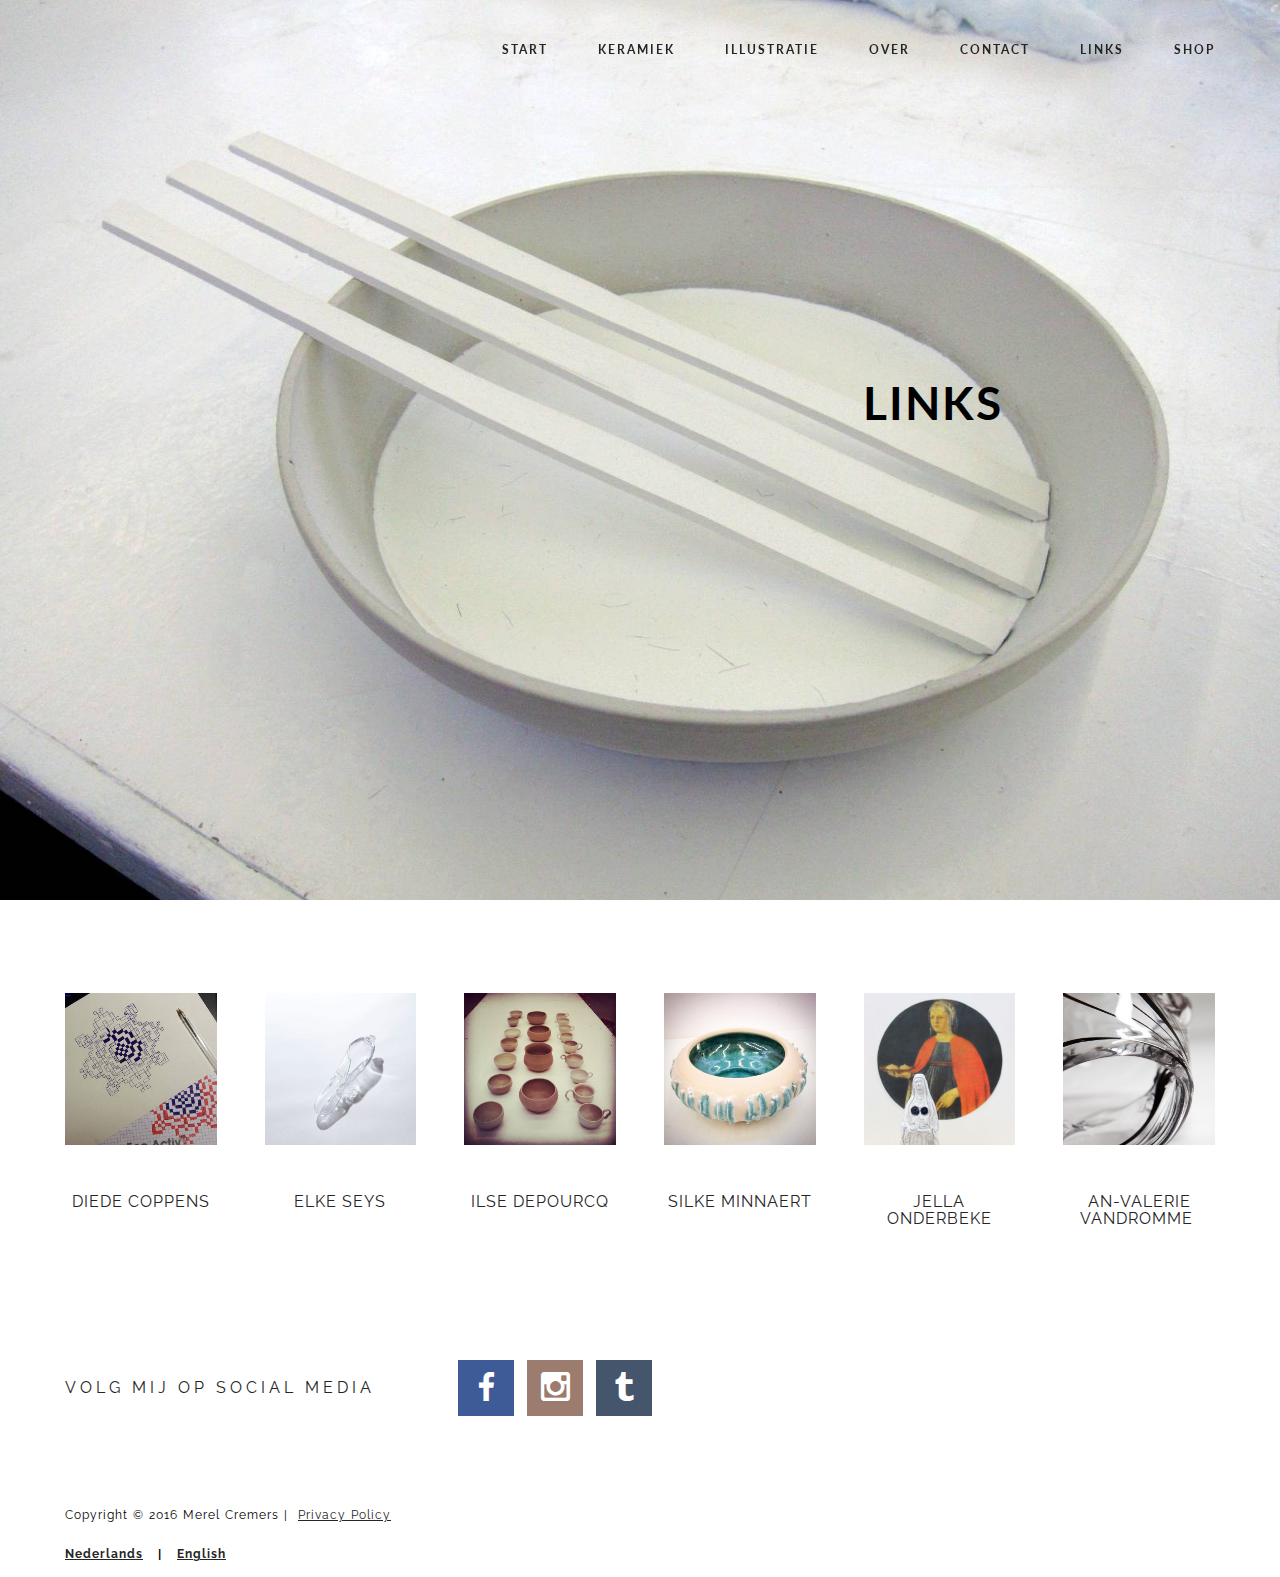
<file: links.html>
<!DOCTYPE html>
<html>
<head>
  <!-- Site made with Mobirise Website Builder v2.10, https://mobirise.com -->
  <meta charset="UTF-8">
  <meta http-equiv="X-UA-Compatible" content="IE=edge">
  <meta name="generator" content="Mobirise v2.10, mobirise.com">
  <meta name="viewport" content="width=device-width, initial-scale=1">
  <link rel="shortcut icon" href="assets/images/favicon-151x151-57.png" type="image/x-icon">
  <meta name="description" content="merel cremers, links, vrienden, jella onderbeke, ilse depourcq, silke minnaert, diede coppens, elke seys, an-valerie vandromme, bezoeken, zoeken, social media, facebook, instagram, tumblr
">
  <title>links</title>
  <link rel="stylesheet" href="https://fonts.googleapis.com/css?family=Roboto:700,400&amp;subset=cyrillic,latin,greek,vietnamese">
  <link rel="stylesheet" href="assets/bootstrap/css/bootstrap.min.css">
  <link rel="stylesheet" href="assets/animate.css/animate.min.css">
  <link rel="stylesheet" href="assets/socicon/css/socicon.min.css">
  <link rel="stylesheet" href="assets/mobirise/css/style.css">
  <link rel="stylesheet" href="assets/mobirise/css/mbr-additional.css" type="text/css">
  
  
  
</head>
<body>

<!-- Google Analytics -->
<script>
  (function(i,s,o,g,r,a,m){i['GoogleAnalyticsObject']=r;i[r]=i[r]||function(){
  (i[r].q=i[r].q||[]).push(arguments)},i[r].l=1*new Date();a=s.createElement(o),
  m=s.getElementsByTagName(o)[0];a.async=1;a.src=g;m.parentNode.insertBefore(a,m)
  })(window,document,'script','//www.google-analytics.com/analytics.js','ga');

  ga('create', 'UA-74260233-1', 'auto');
  ga('send', 'pageview');

</script>
<!-- /Google Analytics -->


<section class="mbr-navbar mbr-navbar--freeze mbr-navbar--absolute mbr-navbar--transparent mbr-navbar--sticky mbr-navbar--auto-collapse" id="ext_menu-16">
    <div class="mbr-navbar__section mbr-section">
        <div class="mbr-section__container container">
            <div class="mbr-navbar__container">
                
                <div class="mbr-navbar__hamburger mbr-hamburger"><span class="mbr-hamburger__line"></span></div>
                <div class="mbr-navbar__column mbr-navbar__menu">
                    <nav class="mbr-navbar__menu-box mbr-navbar__menu-box--inline-right">
                        <div class="mbr-navbar__column"><ul class="mbr-navbar__items mbr-navbar__items--right mbr-buttons mbr-buttons--freeze mbr-buttons--right btn-decorator mbr-buttons--active mbr-buttons--only-links"><li class="mbr-navbar__item"><a class="mbr-buttons__link btn text-black" href="contact.html">START</a></li> <li class="mbr-navbar__item"><a class="mbr-buttons__link btn text-black" href="keramiek.html">KERAMIEK</a></li><li class="mbr-navbar__item"><a class="mbr-buttons__link btn text-black" href="illustratie.html">ILLUSTRATIE</a></li> <li class="mbr-navbar__item"><a class="mbr-buttons__link btn text-black" href="over.html">OVER</a></li> <li class="mbr-navbar__item"><a class="mbr-buttons__link btn text-black" href="index.html">CONTACT</a></li> <li class="mbr-navbar__item"><a class="mbr-buttons__link btn text-black" href="contact.html">LINKS</a></li><li class="mbr-navbar__item"><a class="mbr-buttons__link btn text-black" href="index.html">SHOP</a></li></ul></div>
                        
                    </nav>
                </div>
            </div>
        </div>
    </div>
</section>

<section class="engine"><a rel="external" href="https://mobirise.com">one page website builder</a></section><section class="mbr-box mbr-section mbr-section--relative mbr-section--fixed-size mbr-section--full-height mbr-section--bg-adapted mbr-after-navbar" id="header2-17" style="background-image: url(assets/images/bg-links-1600x1200-74.jpg);">
    <div class="mbr-box__magnet mbr-box__magnet--sm-padding mbr-box__magnet--center-left">
        
        <div class="mbr-box__container mbr-section__container container">
            <div class="mbr-box mbr-box--stretched"><div class="mbr-box__magnet mbr-box__magnet--center-left">
                <div class="row"><div class=" col-sm-6 col-sm-offset-6">
                    <div class="mbr-hero animated fadeInUp">
                        <h1 class="mbr-hero__text">LINKS<br><br></h1>
                        
                    </div>
                    
                </div></div>
            </div></div>
        </div>
        
    </div>
</section>

<section class="mbr-section mbr-section--relative mbr-section--fixed-size" id="content4-20" style="background-color: rgb(255, 255, 255);">
    
    
    <div class="mbr-section__container container mbr-section__container--std-top-padding" style="padding-top: 93px;">
        <div class="mbr-section__row row">
            <div class="mbr-section__col col-xs-12 col-lg-2 col-md-4 col-sm-6">
                <div class="mbr-section__container mbr-section__container--center mbr-section__container--middle">
                    <figure class="mbr-figure"><a href="https://551a2b80689b445fb49f9e0b680c03e6519f529a.googledrive.com/host/0Bzng52bVpsIgWkRYSER3bjBNWGM/"><img src="assets/images/3diede-960x960-28.jpg" class="mbr-figure__img" title="diede coppens"></a></figure>
                </div>
                <div class="mbr-section__container mbr-section__container--last" style="padding-bottom: 93px;">
                    <div class="mbr-header mbr-header--reduce mbr-header--center mbr-header--wysiwyg">
                        <h3 class="mbr-header__text"><span style="font-weight: normal;">DIEDE</span> <span style="font-weight: normal;">COPPENS</span></h3>
                    </div>
                </div>
                
                
            </div>
            <div class="mbr-section__col col-xs-12 col-lg-2 col-md-4 col-sm-6">
                <div class="mbr-section__container mbr-section__container--center mbr-section__container--middle">
                    <figure class="mbr-figure"><a href="https://acb8e0c45ca8c264259518602a6cce06818c98f6.googledrive.com/host/0B-T0_wahdDYGMkZxTWVKSkFVb1k/"><img src="assets/images/4elke-960x960-87.jpg" class="mbr-figure__img" title="elke seys"></a></figure>
                </div>
                <div class="mbr-section__container mbr-section__container--last" style="padding-bottom: 93px;">
                    <div class="mbr-header mbr-header--reduce mbr-header--center mbr-header--wysiwyg">
                        <h3 class="mbr-header__text"><span style="font-weight: normal;">ELKE</span> <span style="font-weight: normal;">SEYS</span></h3>
                    </div>
                </div>
                
                
            </div>
            <div class="clearfix visible-sm-block"></div>
            <div class="mbr-section__col col-xs-12 col-lg-2 col-md-4 col-sm-6">
                <div class="mbr-section__container mbr-section__container--center mbr-section__container--middle">
                    <figure class="mbr-figure"><a href="http://ilsedepourcq.com/index.html"><img src="assets/images/2ilse-960x960-99.jpg" class="mbr-figure__img" title="ilse depourcq"></a></figure>
                </div>
                <div class="mbr-section__container mbr-section__container--last" style="padding-bottom: 93px;">
                    <div class="mbr-header mbr-header--reduce mbr-header--center mbr-header--wysiwyg">
                        <h3 class="mbr-header__text"><span style="font-weight: normal;">ILSE</span> <span style="font-weight: normal;">DEPOURCQ</span></h3>
                    </div>
                </div>
                
                
            </div>
            <div class="clearfix visible-md-block"></div>
            <div class="mbr-section__col col-xs-12 col-lg-2 col-md-4 col-sm-6">
                <div class="mbr-section__container mbr-section__container--center mbr-section__container--middle">
                    <figure class="mbr-figure"><a href="https://00c459227115e1d7ff4f165f6c03330b2ee94025.googledrive.com/host/0BxFs9AYnIigSaFBybHotT0xIUk0/"><img src="assets/images/1silke-960x960-28.jpg" class="mbr-figure__img" title="silke minnaert"></a></figure>
                </div>
                <div class="mbr-section__container mbr-section__container--last" style="padding-bottom: 93px;">
                    <div class="mbr-header mbr-header--reduce mbr-header--center mbr-header--wysiwyg">
                        <h3 class="mbr-header__text"><span style="font-weight: normal;">SILKE</span> <span style="font-weight: normal;">MINNAERT</span></h3>
                    </div>
                </div>
                
                
            </div>
            <div class="clearfix visible-sm-block"></div>
            <div class="mbr-section__col col-xs-12 col-lg-2 col-md-4 col-sm-6">
                <div class="mbr-section__container mbr-section__container--center mbr-section__container--middle">
                    <figure class="mbr-figure"><a href="http://www.jellaonderbeke.be/"><img src="assets/images/5jella-960x960-67.jpg" class="mbr-figure__img" title="jella onderbeke"></a></figure>
                </div>
                <div class="mbr-section__container mbr-section__container--last" style="padding-bottom: 93px;">
                    <div class="mbr-header mbr-header--reduce mbr-header--center mbr-header--wysiwyg">
                        <h3 class="mbr-header__text"><span style="font-weight: normal;">JELLA ONDERBEKE</span></h3>
                    </div>
                </div>
                
                
            </div>
            <div class="mbr-section__col col-xs-12 col-lg-2 col-md-4 col-sm-6">
                <div class="mbr-section__container mbr-section__container--center mbr-section__container--middle">
                    <figure class="mbr-figure"><a href="http://www.avandromme.be/"><img src="assets/images/6anva-960x960-29.jpg" class="mbr-figure__img" title="an-valerie vandromme"></a></figure>
                </div>
                <div class="mbr-section__container mbr-section__container--last" style="padding-bottom: 93px;">
                    <div class="mbr-header mbr-header--reduce mbr-header--center mbr-header--wysiwyg">
                        <h3 class="mbr-header__text"><span style="font-weight: normal;">AN-VALERIE VANDROMME&nbsp;</span></h3>
                    </div>
                </div>
                
                
            </div>
        </div>
    </div>
</section>

<section class="mbr-section mbr-section--relative mbr-section--fixed-size" id="social-buttons2-21" style="background-color: rgb(255, 255, 255);">
    

    <div class="mbr-section__container container">
        <div class="mbr-header mbr-header--inline row" style="padding-top: 40.8px; padding-bottom: 40.8px;">
            <div class="col-sm-4">
                <h3 class="mbr-header__text"><span style="font-weight: normal;">VOLG MIJ OP SOCIAL MEDIA</span></h3>
            </div>
            <div class="mbr-social-icons mbr-social-icons--style-1 col-sm-8"> <a class="mbr-social-icons__icon socicon-bg-facebook" title="Facebook" href="https://www.facebook.com/merlemerelcremers/"><i class="socicon socicon-facebook"></i></a>   <a class="mbr-social-icons__icon socicon-bg-instagram" title="Instagram" href="https://www.instagram.com/merdevogel/"><i class="socicon socicon-instagram"></i></a>    <a class="mbr-social-icons__icon socicon-bg-tumblr" title="Tumblr" href="http://bleumerle.tumblr.com/"><i class="socicon socicon-tumblr"></i></a>  </div>
        </div>
    </div>
</section>

<footer class="mbr-section mbr-section--relative mbr-section--fixed-size" id="footer1-18" style="background-color: rgb(255, 255, 255);">
    
    <div class="mbr-section__container container">
        <div class="mbr-footer mbr-footer--wysiwyg row" style="padding-top: 36.900000000000006px; padding-bottom: 12.3px;">
            <div class="col-sm-12">
                <p class="mbr-footer__copyright">Copyright © 2016 Merel Cremers | &nbsp;<a href="http://creativecommons.org/licenses/by-nc-nd/4.0/" class="text-black">Privacy Policy</a><br><br><strong><a href="index.html" class="text-black">Nederlands</a> &nbsp; | &nbsp;&nbsp;<a href="https://merelcremers.github.io/site/" class="text-black">English</a></strong></p>
            </div>
        </div>
    </div>
</footer>


  <script src="assets/web/assets/jquery/jquery.min.js"></script>
  <script src="assets/bootstrap/js/bootstrap.min.js"></script>
  <script src="assets/smooth-scroll/SmoothScroll.js"></script>
  <script src="assets/mobirise/js/script.js"></script>
  
  
</body>
</html>
</file>
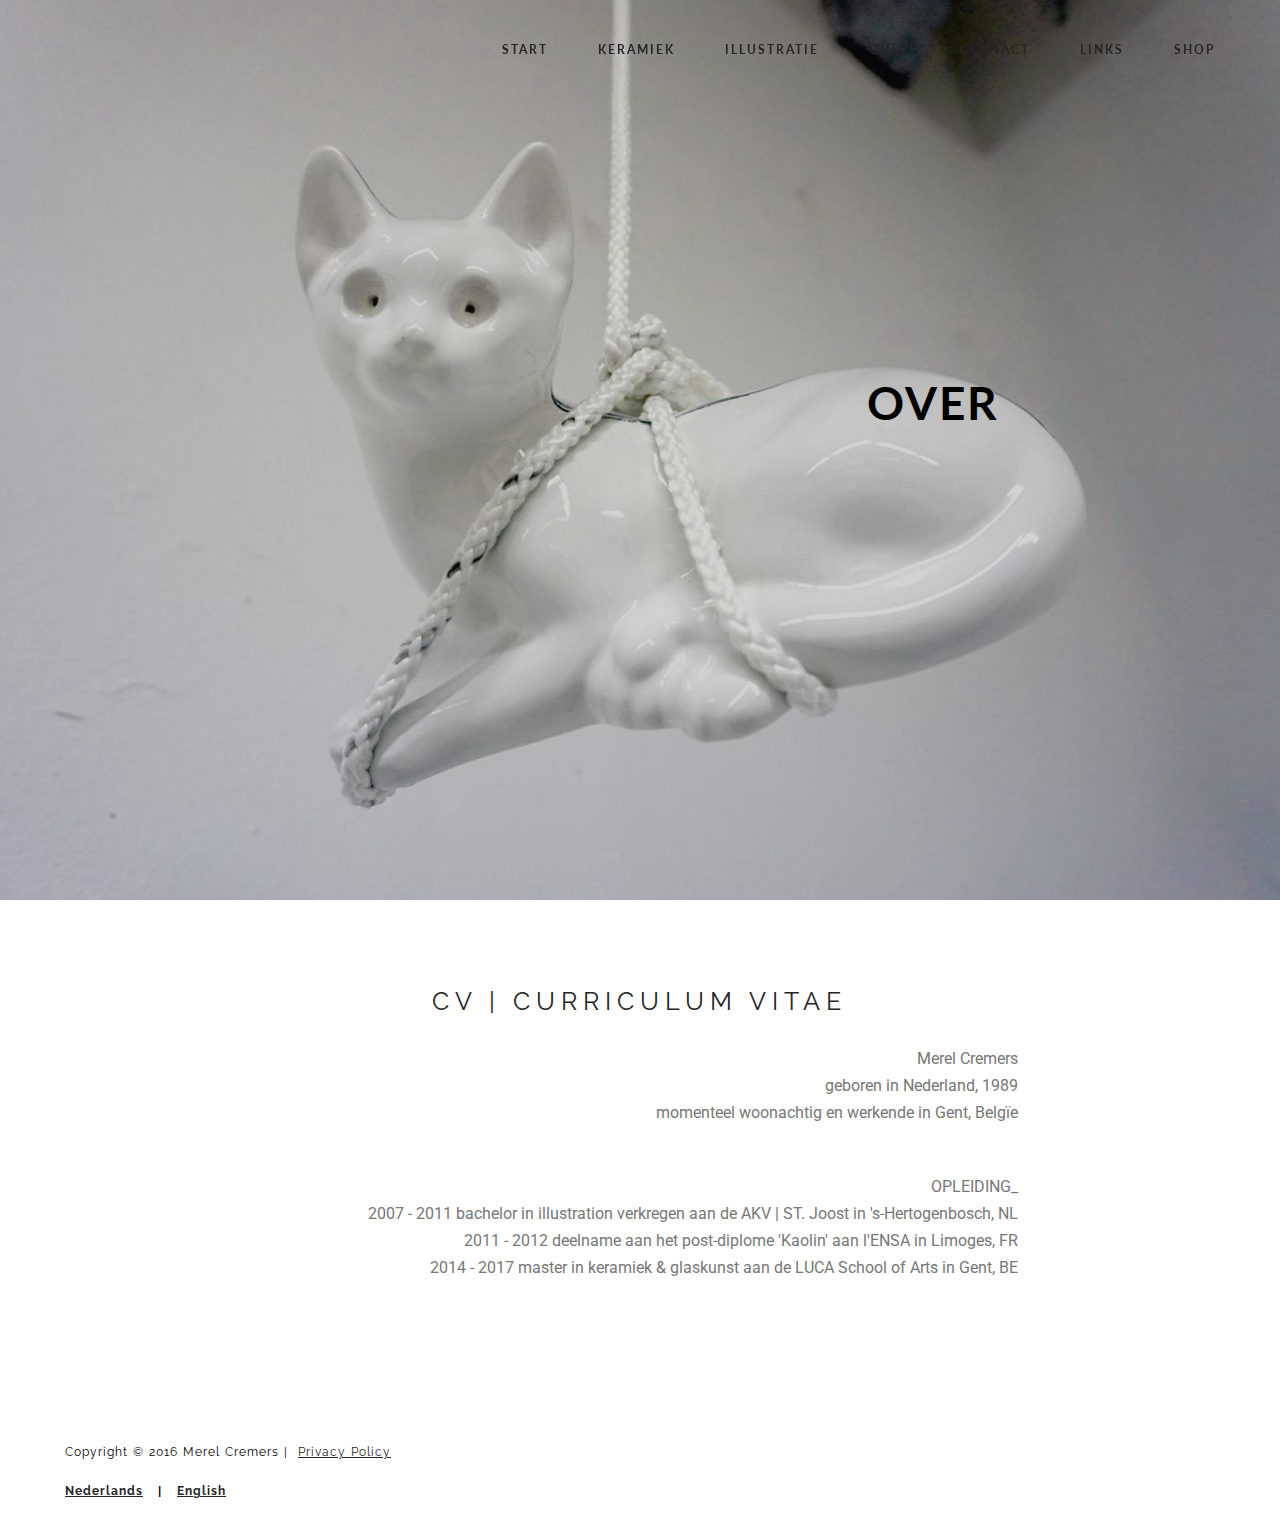
<file: over.html>
<!DOCTYPE html>
<html>
<head>
  <!-- Site made with Mobirise Website Builder v2.10, https://mobirise.com -->
  <meta charset="UTF-8">
  <meta http-equiv="X-UA-Compatible" content="IE=edge">
  <meta name="generator" content="Mobirise v2.10, mobirise.com">
  <meta name="viewport" content="width=device-width, initial-scale=1">
  <link rel="shortcut icon" href="assets/images/favicon-151x151-57.png" type="image/x-icon">
  <meta name="description" content="merel cremers, over, kunstenaar, designer, ontwerper, informatie, opleiding, cv, curriculum vitae, expositie, tentoonstelling gallerie, beurzen">
  <title>over</title>
  <link rel="stylesheet" href="https://fonts.googleapis.com/css?family=Roboto:700,400&amp;subset=cyrillic,latin,greek,vietnamese">
  <link rel="stylesheet" href="assets/bootstrap/css/bootstrap.min.css">
  <link rel="stylesheet" href="assets/animate.css/animate.min.css">
  <link rel="stylesheet" href="assets/mobirise/css/style.css">
  <link rel="stylesheet" href="assets/mobirise/css/mbr-additional.css" type="text/css">
  
  
  
</head>
<body>

<!-- Google Analytics -->
<script>
  (function(i,s,o,g,r,a,m){i['GoogleAnalyticsObject']=r;i[r]=i[r]||function(){
  (i[r].q=i[r].q||[]).push(arguments)},i[r].l=1*new Date();a=s.createElement(o),
  m=s.getElementsByTagName(o)[0];a.async=1;a.src=g;m.parentNode.insertBefore(a,m)
  })(window,document,'script','//www.google-analytics.com/analytics.js','ga');

  ga('create', 'UA-74260233-1', 'auto');
  ga('send', 'pageview');

</script>
<!-- /Google Analytics -->


<section class="mbr-navbar mbr-navbar--freeze mbr-navbar--absolute mbr-navbar--transparent mbr-navbar--sticky mbr-navbar--auto-collapse" id="ext_menu-10">
    <div class="mbr-navbar__section mbr-section">
        <div class="mbr-section__container container">
            <div class="mbr-navbar__container">
                
                <div class="mbr-navbar__hamburger mbr-hamburger"><span class="mbr-hamburger__line"></span></div>
                <div class="mbr-navbar__column mbr-navbar__menu">
                    <nav class="mbr-navbar__menu-box mbr-navbar__menu-box--inline-right">
                        <div class="mbr-navbar__column"><ul class="mbr-navbar__items mbr-navbar__items--right mbr-buttons mbr-buttons--freeze mbr-buttons--right btn-decorator mbr-buttons--active mbr-buttons--only-links"><li class="mbr-navbar__item"><a class="mbr-buttons__link btn text-black" href="contact.html">START</a></li> <li class="mbr-navbar__item"><a class="mbr-buttons__link btn text-black" href="keramiek.html">KERAMIEK</a></li><li class="mbr-navbar__item"><a class="mbr-buttons__link btn text-black" href="illustratie.html">ILLUSTRATIE</a></li> <li class="mbr-navbar__item"><a class="mbr-buttons__link btn text-black" href="over.html">OVER</a></li> <li class="mbr-navbar__item"><a class="mbr-buttons__link btn text-black" href="index.html">CONTACT</a></li> <li class="mbr-navbar__item"><a class="mbr-buttons__link btn text-black" href="contact.html">LINKS</a></li><li class="mbr-navbar__item"><a class="mbr-buttons__link btn text-black" href="index.html">SHOP</a></li></ul></div>
                        
                    </nav>
                </div>
            </div>
        </div>
    </div>
</section>

<section class="engine"><a rel="external" href="https://mobirise.com">one page website builder</a></section><section class="mbr-box mbr-section mbr-section--relative mbr-section--fixed-size mbr-section--full-height mbr-section--bg-adapted mbr-after-navbar" id="header2-11" style="background-image: url(assets/images/bg-about-1600x957-16.jpg);">
    <div class="mbr-box__magnet mbr-box__magnet--sm-padding mbr-box__magnet--center-left">
        <div class="mbr-overlay" style="opacity: 0.2; background-color: rgb(34, 34, 34);"></div>
        <div class="mbr-box__container mbr-section__container container">
            <div class="mbr-box mbr-box--stretched"><div class="mbr-box__magnet mbr-box__magnet--center-left">
                <div class="row"><div class=" col-sm-6 col-sm-offset-6">
                    <div class="mbr-hero animated fadeInUp">
                        <h1 class="mbr-hero__text">OVER<br><br></h1>
                        
                    </div>
                    
                </div></div>
            </div></div>
        </div>
        
    </div>
</section>

<section class="mbr-section mbr-section--relative mbr-section--fixed-size" id="msg-box3-45" style="background-color: rgb(255, 255, 255);">
    
    <div class="mbr-section__container container mbr-section__container--first" style="padding-top: 93px;">
        <div class="mbr-header mbr-header--wysiwyg row">
            <div class="col-sm-8 col-sm-offset-2">
                <h3 class="mbr-header__text"><span style="font-weight: normal;">CV | CURRICULUM VITAE</span></h3>
                
            </div>
        </div>
    </div>
    <div class="mbr-section__container container mbr-section__container--last" style="padding-bottom: 93px;">
        <div class="row">
            <div class="mbr-article mbr-article--wysiwyg col-sm-8 col-sm-offset-2"><p>Merel Cremers<br>geboren in Nederland, 1989<br>momenteel woonachtig en werkende in Gent, Belgïe</p><p><br></p><p>OPLEIDING_<br>2007 - 2011 bachelor in illustration verkregen aan de AKV | ST. Joost in 's-Hertogenbosch, NL<br>2011 - 2012 deelname aan het post-diplome 'Kaolin' aan l'ENSA in Limoges, FR<br>2014 - 2017 master in keramiek &amp; glaskunst aan de LUCA School of Arts in Gent, BE</p><p><br></p></div>
        </div>
    </div>
    
</section>

<footer class="mbr-section mbr-section--relative mbr-section--fixed-size" id="footer1-12" style="background-color: rgb(255, 255, 255);">
    
    <div class="mbr-section__container container">
        <div class="mbr-footer mbr-footer--wysiwyg row" style="padding-top: 36.900000000000006px; padding-bottom: 12.3px;">
            <div class="col-sm-12">
                <p class="mbr-footer__copyright">Copyright © 2016 Merel Cremers | &nbsp;<a href="http://creativecommons.org/licenses/by-nc-nd/4.0/" class="text-black">Privacy Policy</a><br><br><strong><a href="index.html" class="text-black">Nederlands</a> &nbsp; | &nbsp;&nbsp;<a href="https://merelcremers.github.io/site/" class="text-black">English</a></strong></p>
            </div>
        </div>
    </div>
</footer>


  <script src="assets/web/assets/jquery/jquery.min.js"></script>
  <script src="assets/bootstrap/js/bootstrap.min.js"></script>
  <script src="assets/smooth-scroll/SmoothScroll.js"></script>
  <script src="assets/mobirise/js/script.js"></script>
  
  
</body>
</html>
</file>
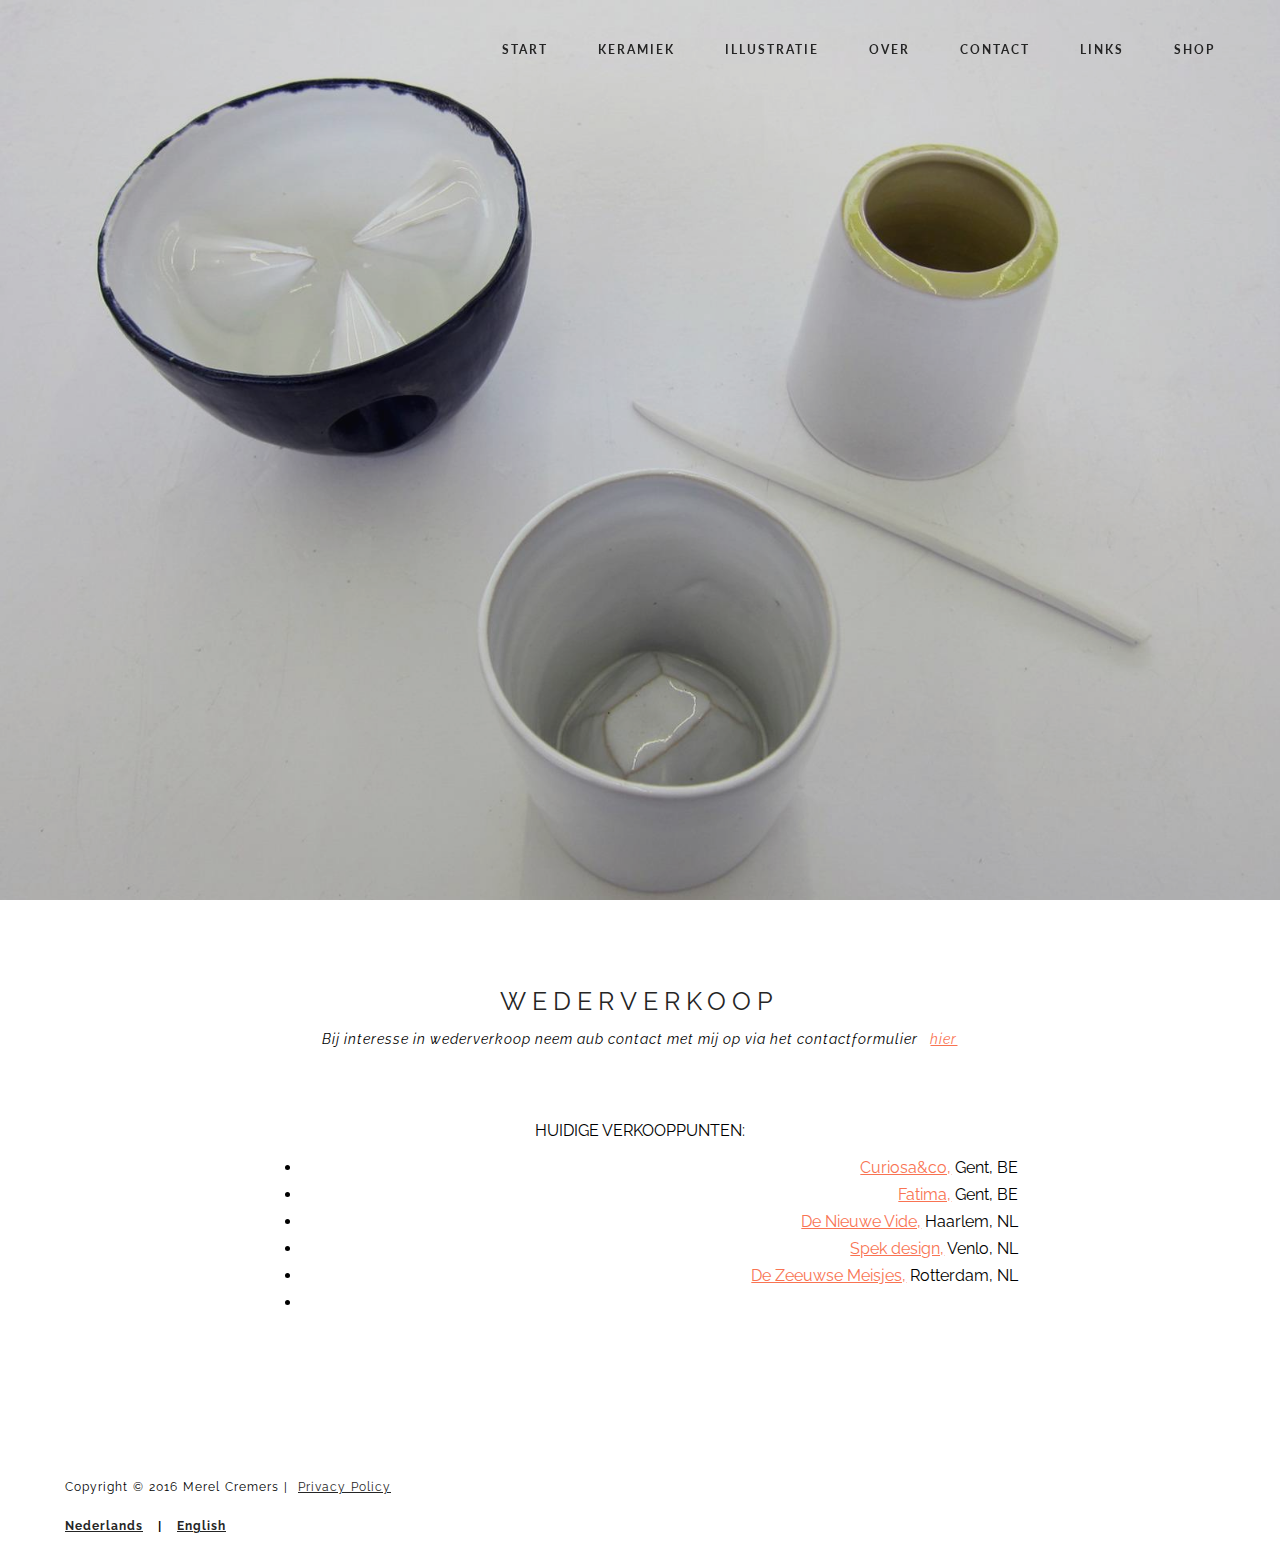
<file: shop.html>
<!DOCTYPE html>
<html>
<head>
  <!-- Site made with Mobirise Website Builder v2.10, https://mobirise.com -->
  <meta charset="UTF-8">
  <meta http-equiv="X-UA-Compatible" content="IE=edge">
  <meta name="generator" content="Mobirise v2.10, mobirise.com">
  <meta name="viewport" content="width=device-width, initial-scale=1">
  <link rel="shortcut icon" href="assets/images/favicon-151x151-57.png" type="image/x-icon">
  <meta name="description" content="merel cremers, shop, winkel, webshop, wholesale, wederverkoop, stock, stockists, product,en product, verkopen, te koop, handgemaakt, handwerk, craft, keramiek, porselein, illustratie, servies, serviesgoed, kopje, bord, borden, kom, schaal, design, stijl, interieur, huis, cadeau, cadeaus, verjaardag, juwelen, ring, ketting, oorbellen, dier, dieren, cute, schattig, konijn, vos, hond, kat, hert, bos, natuur">
  <title>shop</title>
  <link rel="stylesheet" href="https://fonts.googleapis.com/css?family=Roboto:700,400&amp;subset=cyrillic,latin,greek,vietnamese">
  <link rel="stylesheet" href="assets/bootstrap/css/bootstrap.min.css">
  <link rel="stylesheet" href="assets/animate.css/animate.min.css">
  <link rel="stylesheet" href="assets/mobirise/css/style.css">
  <link rel="stylesheet" href="assets/mobirise/css/mbr-additional.css" type="text/css">
  
  
  
</head>
<body>

<!-- Google Analytics -->
<script>
  (function(i,s,o,g,r,a,m){i['GoogleAnalyticsObject']=r;i[r]=i[r]||function(){
  (i[r].q=i[r].q||[]).push(arguments)},i[r].l=1*new Date();a=s.createElement(o),
  m=s.getElementsByTagName(o)[0];a.async=1;a.src=g;m.parentNode.insertBefore(a,m)
  })(window,document,'script','//www.google-analytics.com/analytics.js','ga');

  ga('create', 'UA-74260233-1', 'auto');
  ga('send', 'pageview');

</script>
<!-- /Google Analytics -->


<section class="mbr-navbar mbr-navbar--freeze mbr-navbar--absolute mbr-navbar--transparent mbr-navbar--sticky mbr-navbar--auto-collapse" id="ext_menu-22">
    <div class="mbr-navbar__section mbr-section">
        <div class="mbr-section__container container">
            <div class="mbr-navbar__container">
                
                <div class="mbr-navbar__hamburger mbr-hamburger"><span class="mbr-hamburger__line"></span></div>
                <div class="mbr-navbar__column mbr-navbar__menu">
                    <nav class="mbr-navbar__menu-box mbr-navbar__menu-box--inline-right">
                        <div class="mbr-navbar__column"><ul class="mbr-navbar__items mbr-navbar__items--right mbr-buttons mbr-buttons--freeze mbr-buttons--right btn-decorator mbr-buttons--active mbr-buttons--only-links"><li class="mbr-navbar__item"><a class="mbr-buttons__link btn text-black" href="contact.html">START</a></li> <li class="mbr-navbar__item"><a class="mbr-buttons__link btn text-black" href="keramiek.html">KERAMIEK</a></li><li class="mbr-navbar__item"><a class="mbr-buttons__link btn text-black" href="illustratie.html">ILLUSTRATIE</a></li> <li class="mbr-navbar__item"><a class="mbr-buttons__link btn text-black" href="over.html">OVER</a></li> <li class="mbr-navbar__item"><a class="mbr-buttons__link btn text-black" href="index.html">CONTACT</a></li> <li class="mbr-navbar__item"><a class="mbr-buttons__link btn text-black" href="contact.html">LINKS</a></li><li class="mbr-navbar__item"><a class="mbr-buttons__link btn text-black" href="index.html">SHOP</a></li></ul></div>
                        
                    </nav>
                </div>
            </div>
        </div>
    </div>
</section>

<section class="engine"><a rel="external" href="https://mobirise.com">web page creator</a></section><section class="mbr-box mbr-section mbr-section--relative mbr-section--fixed-size mbr-section--full-height mbr-section--bg-adapted mbr-after-navbar" id="header2-23" style="background-image: url(assets/images/bg-shop-1600x1175-39.jpg);">
    <div class="mbr-box__magnet mbr-box__magnet--sm-padding mbr-box__magnet--center-left">
        <div class="mbr-overlay" style="opacity: 0.2; background-color: rgb(34, 34, 34);"></div>
        <div class="mbr-box__container mbr-section__container container">
            <div class="mbr-box mbr-box--stretched"><div class="mbr-box__magnet mbr-box__magnet--center-left">
                <div class="row"><div class=" col-sm-6 col-sm-offset-6">
                    <div class="mbr-hero animated fadeInUp">
                        
                        
                    </div>
                    
                </div></div>
            </div></div>
        </div>
        
    </div>
</section>

<section class="mbr-section" id="header3-26">
    <div class="mbr-section__container container mbr-section__container--first">
        <div class="mbr-header mbr-header--wysiwyg row">
            <div class="col-sm-8 col-sm-offset-2">
                <h3 class="mbr-header__text"><span style="font-weight: normal;">WEDERVERKOOP</span><span style="font-weight: normal;"><br></span></h3>
                <p class="mbr-header__subtext">Bij interesse in wederverkoop neem aub contact met mij op via het contactformulier &nbsp;&nbsp;<a href="contact.html" class="text-danger">hier</a></p>
            </div>
        </div>
    </div>
</section>

<section class="mbr-section" id="content1-27">
    <div class="mbr-section__container container mbr-section__container--last">
        <div class="row">
            <div class="mbr-article mbr-article--wysiwyg col-sm-8 col-sm-offset-2"><p><br></p><p>HUIDIGE VERKOOPPUNTEN:</p><ul><li><a href="http://www.curiosa-co.be/curiosa-co.html" class="text-danger">Curiosa&amp;co,</a> Gent, BE</li><li><a href="https://www.facebook.com/fatima.gent" class="text-danger">Fatima,</a> Gent, BE</li><li><a href="http://www.nieuwevide.nl/shop" class="text-danger">De Nieuwe Vide,</a> Haarlem, NL</li><li><a href="http://spekdesign.nl/" class="text-danger">Spek design,</a> Venlo, NL</li><li><a href="http://www.dezeeuwsemeisjes.com/" class="text-danger">De Zeeuwse Meisjes,</a> Rotterdam, NL</li><li><br></li></ul><p><br></p></div>
        </div>
    </div>
</section>

<footer class="mbr-section mbr-section--relative mbr-section--fixed-size" id="footer1-24" style="background-color: rgb(255, 255, 255);">
    
    <div class="mbr-section__container container">
        <div class="mbr-footer mbr-footer--wysiwyg row" style="padding-top: 36.900000000000006px; padding-bottom: 12.3px;">
            <div class="col-sm-12">
                <p class="mbr-footer__copyright">Copyright © 2016 Merel Cremers | &nbsp;<a href="http://creativecommons.org/licenses/by-nc-nd/4.0/" class="text-black">Privacy Policy</a><br><br><strong><a href="index.html" class="text-black">Nederlands</a> &nbsp; | &nbsp;&nbsp;<a href="https://merelcremers.github.io/site/" class="text-black">English</a></strong></p>
            </div>
        </div>
    </div>
</footer>


  <script src="assets/web/assets/jquery/jquery.min.js"></script>
  <script src="assets/bootstrap/js/bootstrap.min.js"></script>
  <script src="assets/smooth-scroll/SmoothScroll.js"></script>
  <script src="assets/mobirise/js/script.js"></script>
  
  
</body>
</html>
</file>
<file: assets/mobirise/css/mbr-additional.css>
@import url(https://fonts.googleapis.com/css?family=Lato:400,300,700);
@import url(https://fonts.googleapis.com/css?family=Merriweather:400,300,700);
@import url(https://fonts.googleapis.com/css?family=Raleway:400,300,700);
@import url(https://fonts.googleapis.com/css?family=Roboto:400,300,700);





#ext_menu-1 .mbr-brand__name {
  font-size: 16px;
}
#ext_menu-1.mbr-navbar--stuck .mbr-navbar__section {
  background: #ffffff;
}
#ext_menu-1 .mbr-navbar__items a {
  font-family: 'Lato', sans-serif;
  font-size: 12px;
}
#ext_menu-1 .mbr-navbar__hamburger {
  color: #ffffff;
}
#header2-2 H1 {
  color: #000000;
  font-family: 'Lato', sans-serif;
  font-size: 60px;
  text-align: left;
}
#header2-2 P {
  color: #ffffff;
  font-family: 'Merriweather', serif;
  font-size: 22px;
  text-align: left;
}
#content5-19 .mbr-header .mbr-header__text {
  text-align: center;
  color: #fff;
}
#content5-19 .mbr-header .mbr-header__subtext {
  text-align: center;
  color: #fff;
}
#content5-19 .mbr-article {
  color: #cc6632;
}
#content5-19 .mbr-article P {
  color: #cc6632;
  font-family: 'Raleway', sans-serif;
  font-size: 16px;
}
#content5-19 .mbr-article DIV {
  color: #cc6632;
}
#footer1-3 P {
  font-family: 'Raleway', sans-serif;
  font-size: 12px;
  color: #000000;
}






#ext_menu-13 .mbr-brand__name {
  font-size: 16px;
}
#ext_menu-13.mbr-navbar--stuck .mbr-navbar__section {
  background: #ffffff;
}
#ext_menu-13 .mbr-navbar__items a {
  font-family: 'Lato', sans-serif;
  font-size: 12px;
}
#ext_menu-13 .mbr-navbar__hamburger {
  color: #ffffff;
}
#header2-14 H1 {
  color: #000000;
  font-family: 'Lato', sans-serif;
  text-align: center;
}
#header2-14 P {
  color: #cc6632;
  font-family: 'Raleway', sans-serif;
  font-size: 16px;
  text-align: center;
}
#footer1-15 P {
  font-family: 'Raleway', sans-serif;
  font-size: 12px;
  color: #000000;
}
#form1-18 .mbr-header__text {
  font-family: 'Raleway', sans-serif;
}
#form1-18 .btn {
  font-family: 'Raleway', sans-serif;
}









#ext_menu-16 .mbr-brand__name {
  font-size: 16px;
}
#ext_menu-16.mbr-navbar--stuck .mbr-navbar__section {
  background: #ffffff;
}
#ext_menu-16 .mbr-navbar__items a {
  font-family: 'Lato', sans-serif;
  font-size: 12px;
}
#ext_menu-16 .mbr-navbar__hamburger {
  color: #ffffff;
}
#header2-17 H1 {
  color: #000000;
  font-family: 'Lato', sans-serif;
  text-align: center;
}
#header2-17 P {
  color: #cc6632;
  font-family: 'Raleway', sans-serif;
  font-size: 16px;
  text-align: center;
}
#content4-20 .mbr-section__col .mbr-header__text {
  font-family: 'Raleway', sans-serif;
}
#content4-20 .mbr-section-title .mbr-header__text {
  text-align: center;
  font-family: 'Roboto', sans-serif;
  font-size: 20px;
}
#content4-20 .mbr-section-title .mbr-header__text SPAN {
  text-align: right;
  font-family: 'Raleway', sans-serif;
}
#social-buttons2-21 .mbr-header__text {
  font-size: 20px;
  font-family: 'Lato', sans-serif;
}
#social-buttons2-21 .mbr-header__text SPAN {
  font-family: 'Raleway', sans-serif;
  font-size: 16px;
}
#footer1-18 P {
  font-family: 'Raleway', sans-serif;
  font-size: 12px;
  color: #000000;
}








#ext_menu-22 .mbr-brand__name {
  font-size: 16px;
}
#ext_menu-22.mbr-navbar--stuck .mbr-navbar__section {
  background: #ffffff;
}
#ext_menu-22 .mbr-navbar__items a {
  font-family: 'Lato', sans-serif;
  font-size: 12px;
}
#ext_menu-22 .mbr-navbar__hamburger {
  color: #ffffff;
}
#header2-23 H1 {
  color: #000000;
  font-family: 'Lato', sans-serif;
  text-align: center;
}
#header2-23 P {
  color: #cc6632;
  font-family: 'Raleway', sans-serif;
  font-size: 16px;
  text-align: center;
}
#header3-26 H3 {
  text-align: center;
  font-family: 'Raleway', sans-serif;
}
#header3-26 P {
  text-align: center;
  color: #000000;
  font-family: 'Raleway', sans-serif;
  font-size: 14px;
}
#content1-27 P {
  font-family: 'Raleway', sans-serif;
  color: #000000;
  font-size: 16px;
}
#content1-27 DIV {
  font-family: 'Raleway', sans-serif;
  text-align: center;
  color: #000000;
}
#content1-27 UL {
  text-align: right;
  font-size: 16px;
}
#footer1-24 P {
  font-family: 'Raleway', sans-serif;
  font-size: 12px;
  color: #000000;
}

















#ext_menu-4 .mbr-brand__name {
  font-size: 16px;
}
#ext_menu-4.mbr-navbar--stuck .mbr-navbar__section {
  background: #ffffff;
}
#ext_menu-4 .mbr-navbar__items a {
  font-family: 'Lato', sans-serif;
  font-size: 12px;
}
#ext_menu-4 .mbr-navbar__hamburger {
  color: #ffffff;
}
#header2-5 H1 {
  color: #000000;
  font-family: 'Lato', sans-serif;
  font-size: 84px;
  text-align: left;
}
#header2-5 P {
  color: #cc6632;
  font-family: 'Raleway', sans-serif;
  font-size: 16px;
  text-align: left;
}
#content1-66 P {
  color: #cc6632;
  font-family: 'Raleway', sans-serif;
  font-size: 16px;
}
#header3-48 H3 {
  text-align: center;
  font-size: 72px;
}
#header3-48 SPAN {
  font-size: 100px;
}
#image2-50 SMALL {
  font-family: 'Raleway', sans-serif;
  color: #252525;
  text-align: right;
  font-size: 16px;
}
#image2-50 I {
  color: #252525;
  font-family: 'Raleway', sans-serif;
  text-align: left;
}
#header3-51 H3 {
  text-align: center;
}
#header3-51 SPAN {
  color: #ffffff;
}
#image2-41 SMALL {
  font-family: 'Raleway', sans-serif;
  color: #252525;
  font-size: 16px;
  text-align: left;
}
#content1-52 P {
  color: #cc6632;
  font-family: 'Raleway', sans-serif;
  font-size: 16px;
}
#content1-52 BLOCKQUOTE {
  color: #cc6632;
}
#image1-49 SMALL {
  font-size: 16px;
  color: #252525;
  text-align: left;
  font-family: 'Raleway', sans-serif;
}
#header3-29 H3 {
  text-align: center;
  font-family: 'Roboto', sans-serif;
  font-size: 80px;
}
#header3-29 SPAN {
  font-size: 84px;
}
#image2-59 SMALL {
  color: #252525;
  font-size: 16px;
  font-family: 'Raleway', sans-serif;
  text-align: center;
}
#image1-58 SMALL {
  color: #252525;
  font-size: 16px;
  font-family: 'Raleway', sans-serif;
  text-align: center;
}
#content1-60 P {
  font-family: 'Raleway', sans-serif;
  color: #252525;
  text-align: center;
  font-size: 16px;
}
#image2-54 SMALL {
  color: #252525;
  font-family: 'Raleway', sans-serif;
  font-size: 16px;
}
#header3-30 H3 {
  text-align: center;
  font-size: 80px;
}
#header3-30 SPAN {
  font-size: 72px;
}
#footer1-6 P {
  font-family: 'Raleway', sans-serif;
  font-size: 12px;
  color: #000000;
}
#image2-61 SMALL {
  color: #000000;
  font-family: 'Raleway', sans-serif;
  font-size: 16px;
  text-align: right;
}
#header3-65 H3 {
  text-align: center;
  font-size: 84px;
}
#header3-65 SPAN {
  font-size: 60px;
}
#image2-64 SMALL {
  text-align: right;
  color: #252525;
  font-size: 16px;
  font-family: 'Raleway', sans-serif;
}










#ext_menu-7 .mbr-brand__name {
  font-size: 16px;
}
#ext_menu-7.mbr-navbar--stuck .mbr-navbar__section {
  background: #ffffff;
}
#ext_menu-7 .mbr-navbar__items a {
  font-family: 'Lato', sans-serif;
  font-size: 12px;
}
#ext_menu-7 .mbr-navbar__hamburger {
  color: #ffffff;
}
#header2-8 H1 {
  color: #000000;
  font-family: 'Lato', sans-serif;
  text-align: left;
  font-size: 84px;
}
#header2-8 P {
  color: #cc6632;
  font-family: 'Raleway', sans-serif;
  font-size: 16px;
  text-align: left;
}
#content1-67 P {
  font-family: 'Raleway', sans-serif;
  font-size: 16px;
  color: #cc6632;
}
#header3-39 H3 {
  text-align: center;
}
#header3-39 SPAN {
  font-size: 72px;
}
#image2-68 SMALL {
  font-family: 'Raleway', sans-serif;
  color: #252525;
  text-align: left;
  font-size: 16px;
}
#header3-69 H3 {
  text-align: center;
}
#header3-69 SPAN {
  font-size: 72px;
}
#image2-73 SMALL {
  font-family: 'Raleway', sans-serif;
  color: #252525;
  font-size: 16px;
  text-align: center;
}
#image1-70 SMALL {
  font-size: 16px;
  color: #252525;
  font-family: 'Raleway', sans-serif;
}
#content1-72 P {
  font-family: 'Roboto', sans-serif;
  color: #252525;
  font-size: 72px;
  text-align: center;
}
#image2-75 SMALL {
  color: #252525;
  font-family: 'Raleway', sans-serif;
  font-size: 16px;
}
#footer1-9 P {
  font-family: 'Raleway', sans-serif;
  font-size: 12px;
  color: #000000;
}








#ext_menu-10 .mbr-brand__name {
  font-size: 16px;
}
#ext_menu-10.mbr-navbar--stuck .mbr-navbar__section {
  background: #ffffff;
}
#ext_menu-10 .mbr-navbar__items a {
  font-family: 'Lato', sans-serif;
  font-size: 12px;
}
#ext_menu-10 .mbr-navbar__hamburger {
  color: #ffffff;
}
#header2-11 H1 {
  color: #000000;
  font-family: 'Lato', sans-serif;
  text-align: center;
}
#header2-11 P {
  color: #cc6632;
  font-family: 'Raleway', sans-serif;
  font-size: 16px;
  text-align: center;
}
#msg-box3-45 .mbr-header .mbr-header__text {
  text-align: center;
  font-family: 'Raleway', sans-serif;
}
#msg-box3-45 .mbr-header .mbr-header__subtext {
  text-align: center;
}
#msg-box3-45 .mbr-article P {
  color: #777777;
  font-size: 16px;
  font-family: 'Roboto', sans-serif;
}
#msg-box3-45 .btn {
  font-size: 14px;
  font-family: 'Raleway', sans-serif;
}
#msg-box3-45 .mbr-article {
  text-align: right;
  font-family: 'Raleway', sans-serif;
  font-size: 16px;
}
#footer1-12 P {
  font-family: 'Raleway', sans-serif;
  font-size: 12px;
  color: #000000;
}
</file>
<file: assets/mobirise-gallery/style.css>
/*-------

   Gallery

-------*/
.mbr-gallery .mbr-gallery-item {
    position: relative;
    /*display: inline-block;*/
    padding-bottom: 30px;
}
.mbr-gallery .mbr-gallery-item > a {
    position: relative;
    display: block;
    background: #fff;
    outline: none;
}
.mbr-gallery .mbr-gallery-row {
    margin-bottom: -30px;
}
.mbr-gallery .mbr-gallery-item img {
    width: 100%;
    opacity: 1;
    -webkit-transition: .2s opacity ease-in-out;
    transition: .2s opacity ease-in-out;
}
.mbr-gallery .mbr-gallery-item > a:hover img {
    opacity: 0.9;
}
.mbr-gallery .mbr-gallery-item .icon {
    position: absolute;
    font-size: 30px;
    top: 50%;
    left: 50%;
    color: #fff;
    opacity: 0;
    -webkit-transform: translateX(-50%) translateY(-50%);
    transform: translateX(-50%) translateY(-50%);
    -webkit-transition: .2s opacity ease-in-out;
    transition: .2s opacity ease-in-out;
}
.mbr-gallery .mbr-gallery-item > a:hover .icon {
    opacity: 1;
}

/* remove spacing */
.mbr-gallery .mbr-gallery-row.no-gutter {
    margin: 0;
}
.mbr-gallery .mbr-gallery-row.no-gutter .mbr-gallery-item {
    padding: 0;
}

/* container */
.mbr-gallery .container.mbr-gallery-layout-default {
    padding: 93px 0;
}

/* fix horizontal scrollbar */
.mbr-gallery .mbr-gallery-layout-default,
.mbr-gallery .mbr-gallery-layout-article {
    overflow: hidden;
}

/* article layout */
.mbr-gallery .mbr-gallery-layout-article > div {
    padding-left: 0;
    padding-right: 0;
}


/* lightbox */
.mbr-gallery .modal {
    position: fixed;
    overflow: hidden;
    padding-right: 0 !important;
}
.mbr-gallery .modal-body {
    padding: 0;
}
.mbr-gallery .modal-body img {
    width: 100%;
}
.mbr-gallery .modal .close {
    position: absolute;
    background-image: none;
    font-size: 20px;
    width: 54px;
    height: 54px;
    top: 20px;
    right: 20px;
    line-height: 54px;
    opacity: 1;
    color: #fff;
    border: 2px solid #fff;
    text-align: center;
    text-shadow: none;
    z-index: 5;
    -webkit-transition: all 0.2s ease-in-out 0s;
    -o-transition: all 0.2s ease-in-out 0s;
    transition: all 0.2s ease-in-out 0s;
}
.mbr-gallery .modal .close:hover {
    background: #fff;
    color: #000;
}

/* modal back color opacity */
.modal-backdrop.in {
    opacity: 0.8;
    filter: alpha(opacity=80);
}

@media (max-width: 768px) {
    .mbr-gallery .modal-dialog {
        margin: 10px auto;
    }

    .mbr-gallery .carousel-indicators,
    .mbr-gallery .carousel-control,
    .mbr-gallery .modal .close {
        position: fixed;
    }
}

/* fix fade in effect */
.mbr-gallery .modal.fade .modal-dialog {
    margin-top: -100px;
    -webkit-transition: margin-top 0.3s ease-out;
    -moz-transition: margin-top 0.3s ease-out;
    -o-transition: margin-top 0.3s ease-out;
    transition: margin-top 0.3s ease-out;
}
.mbr-gallery .modal.in .modal-dialog,
.mbr-gallery .modal.fade .modal-dialog {
    -webkit-transform: none;
    -ms-transform: none;
    -o-transform: none;
    transform: none;
}
.mbr-gallery .modal.in .modal-dialog {
    margin-top: 30px;
}


/* media-caption styles */
.mbr-gallery .mbr-figure__caption {
    width: 100%;
    margin-left: 0;
    box-sizing: border-box;
    border: solid 15px transparent;
    border-style: none solid;
    left: 0;
    background: none;
    margin-bottom: 30px;
}
.mbr-gallery .mbr-figure__caption-small {
    position: relative;
    z-index: 2;
    padding: 0 10px;
}
.mbr-gallery .mbr-caption-background{
    position: absolute;
    z-index: 1;
    left: 0;
    top:0;
    width: 100%;
    height: 100%;
    background: rgba(0, 0, 0, 0.6);
}
.mbr-gallery .no-gutter .mbr-figure__caption {
    margin-bottom: 0;
    border-style: none none;
}


/*
.mbr-gallery .mbr-figure__caption--std-grid:before {
    content: none;
}

.mbr-gallery .container .mbr-figure__caption--std-grid {
    width: 90%;
    margin-left: -44.8%;
    margin-bottom: 30px;
}

@media (max-width: 768px) {
    .mbr-gallery .mbr-figure__caption--std-grid,
    .mbr-gallery .container .mbr-figure__caption--std-grid {

        width: 100%;
        margin-left: 0; 
        padding-left: 15px;
        padding-right: 15px;   
    }

    .mbr-gallery .mbr-gallery-row.no-gutter .mbr-figure__caption--std-grid {
        width: 100%;
        margin-left: 0;
        padding-left: 0;
        padding-right: 0;   
    }
}

@media (min-width: 768px) and (max-width: 991px) {

    .mbr-gallery .mbr-figure__caption--std-grid {
        width: 92.6%;
        margin-left: -46.3%;
    }

    .mbr-gallery .container .mbr-figure__caption--std-grid {
        width: 92%;
        margin-left: -46%;
        margin-bottom: 30px;
    }
}

.mbr-gallery .container.mbr-gallery-layout-article .mbr-figure__caption--std-grid {
    width: 85%;
    margin-left: -42.5%;
}

.mbr-gallery .container.mbr-gallery-layout-article .mbr-gallery-row.no-gutter .mbr-figure__caption--std-grid {
    width: 100%;
    margin-left: -50%;
}

@media (min-width: 768px) and (max-width: 991px) {
    .mbr-gallery .container.mbr-gallery-layout-article .mbr-figure__caption--std-grid {
        width: 88%;
        margin-left: -44%;
    }
}

@media (max-width: 768px) {
    .mbr-gallery .mbr-gallery-layout-article.container .mbr-gallery-row.no-gutter .mbr-figure__caption--std-grid,
    .mbr-gallery .container.mbr-gallery-layout-article .mbr-figure__caption--std-grid {
        width: 100%;
        margin-left: 0;
    }
}

*/
</file>
<file: assets/mobirise-slider/style.css>
/*-------

   Slider

-------*/
.mbr-slider .carousel-inner > .active,
.mbr-slider .carousel-inner > .next,
.mbr-slider .carousel-inner > .prev {
	display: table;
}
.mbr-slider .carousel-control {
    background-image: none;
    width: 54px;
    height: 54px;
    top: 50%;
    margin-top: -27px;
    line-height: 54px;
    border: 2px solid #fff;
    opacity: 1;
    text-shadow: none;
    z-index: 5;
    -webkit-transition: all 0.2s ease-in-out 0s;
    -o-transition: all 0.2s ease-in-out 0s;
    transition: all 0.2s ease-in-out 0s;
}
.mbr-slider .carousel-control.left {
	margin-left: 20px;
}
.mbr-slider .carousel-control.right {
	margin-right: 20px;
}
.mbr-slider .carousel-control:hover {
	background: #fff;
	color: #000;
}
.mbr-slider .carousel-indicators {
    bottom: 20px;
}
.mbr-slider .carousel-indicators li,
.mbr-slider .carousel-indicators .active {
    width: 15px;
    height: 15px;
    margin: 3px;
    border: 2px solid #ffffff;
}

@media (max-width: 767px) {
    .mbr-slider .carousel-control {
        top: auto;
        bottom: 20px;
    }
}
.mbr-slider .mbr-overlay {
    z-index: 0;
    opacity:0.5;
}
/* boxed model */
.mbr-slider > .boxed-slider {
    position: relative;
    padding: 93px 0;
}
.mbr-slider > .boxed-slider > div{
    position: relative;

}
.mbr-slider > .container .carousel-indicators {
    margin-bottom: 3px;
}
@media (max-width: 767px) {
    .mbr-slider > .container .carousel-control {
        margin-bottom: 0px;
    }
}
.mbr-slider > .container img {
    width: 100%;
}
.mbr-slider > .container img + .row {
    position: absolute;
    top: 50%;
    left: 0;
    right: 0;
    margin-left: 0;
    margin-right: 0;
    -webkit-transform: translateY(-50%);
    -moz-transform: translateY(-50%);
    transform: translateY(-50%);
}
.mbr-slider .mbr-section {
    padding-left: 0;
    padding-right: 0;
}

/* article layout */
.mbr-slider .article-slider > div {
    padding-left: 0;
    padding-right: 0;
}
.mbr-slider > .container.article-slider .carousel-indicators {
    margin-bottom: 0;
}
</file>
<file: assets/mobirise/css/style.css>
.is-builder .animated {
  -webkit-animation-name: none !important;
  animation-name: none !important;
}
html {
  position: relative;
  min-height: 100%;
}
.mbr-embedded-video {
  position: relative;
}
.mbr-background-video,
.mbr-background-video-preview {
  bottom: 0;
  left: 0;
  overflow: hidden;
  position: absolute;
  right: 0;
  top: 0;
}
.mbr-parallax-background,
.mbr-background {
  background-attachment: fixed !important;
  background-position: 50% 0;
  background-repeat: no-repeat;
  background-size: cover !important;
}
.mbr-hidden-scrollbar .mbr-parallax-background {
  background-size: auto 130%;
}
.mobile .mbr-parallax-background {
  background-attachment: scroll !important;
}
.mbr-background {
  background-attachment: scroll !important;
}
.mbr-navbar {
  position: relative;
  width: 100%;
}
.mbr-navbar:before {
  content: "";
  display: block;
}
.mbr-navbar__brand-link:after,
.mbr-navbar__brand-img {
  max-height: 74px;
}
.mbr-navbar:before,
.mbr-navbar__container {
  height: 98px;
}
.mbr-navbar--ss .mbr-navbar__brand-link:after,
.mbr-navbar--ss .mbr-navbar__brand-img {
  height: 74px;
}
.mbr-navbar--ss:before,
.mbr-navbar--ss .mbr-navbar__container {
  height: 98px;
}
.mbr-navbar--xs .mbr-navbar__brand-link:after,
.mbr-navbar--xs .mbr-navbar__brand-img {
  height: 32px;
}
.mbr-navbar--xs:before,
.mbr-navbar--xs .mbr-navbar__container {
  height: 56px;
}
.mbr-navbar--s .mbr-navbar__brand-link:after,
.mbr-navbar--s .mbr-navbar__brand-img {
  height: 48px;
}
.mbr-navbar--s:before,
.mbr-navbar--s .mbr-navbar__container {
  height: 72px;
}
.mbr-navbar--m .mbr-navbar__brand-link:after,
.mbr-navbar--m .mbr-navbar__brand-img {
  height: 64px;
}
.mbr-navbar--m:before,
.mbr-navbar--m .mbr-navbar__container {
  height: 88px;
}
.mbr-navbar--l .mbr-navbar__brand-link:after,
.mbr-navbar--l .mbr-navbar__brand-img {
  height: 96px;
}
.mbr-navbar--l:before,
.mbr-navbar--l .mbr-navbar__container {
  height: 120px;
}
.mbr-navbar--xl .mbr-navbar__brand-link:after,
.mbr-navbar--xl .mbr-navbar__brand-img {
  height: 128px;
}
.mbr-navbar--xl:before,
.mbr-navbar--xl .mbr-navbar__container {
  height: 152px;
}
.mbr-navbar--short .mbr-navbar__brand-link:after,
.mbr-navbar--short .mbr-navbar__brand-img {
  height: 40px;
}
.mbr-navbar--short:before,
.mbr-navbar--short .mbr-navbar__container {
  height: 64px;
}
.mbr-navbar--short .mbr-navbar__container {
  padding: 12px 0;
}
@media (max-width: 767px) {
  .mbr-navbar--short .mbr-navbar__brand-link:after,
  .mbr-navbar--short .mbr-navbar__brand-img {
    height: 31px;
  }
  .mbr-navbar--short:before,
  .mbr-navbar--short .mbr-navbar__container {
    height: 45px;
  }
  .mbr-navbar--short .mbr-navbar__container {
    padding: 7px 0;
  }
}
.mbr-navbar__brand-img {
  position: relative;
}
.mbr-navbar__brand-img,
.mbr-navbar__container,
.mbr-navbar__section {
  -webkit-transition: all 300ms ease-in-out 0s;
  -o-transition: all 300ms ease-in-out 0s;
  transition: all 300ms ease-in-out 0s;
}
.mbr-navbar__section {
  background: #2c2c2c;
  height: auto;
  position: absolute;
  top: 0;
  width: 100%;
  z-index: 1000;
}
.mbr-navbar__container {
  display: table;
  padding: 12px 0;
  width: 100%;
}
.mbr-navbar__menu-box {
  display: table;
  width: 100%;
}
.mbr-navbar__menu-box--inline-left,
.mbr-navbar__menu-box--inline-center,
.mbr-navbar__menu-box--inline-right {
  display: block;
  text-align: left;
}
.mbr-navbar__menu-box--inline-center {
  text-align: center;
}
.mbr-navbar__menu-box--inline-right {
  text-align: right;
}
.mbr-navbar__column {
  display: table-cell;
  vertical-align: middle;
}
.mbr-navbar__column--xxs {
  width: 1%;
}
.mbr-navbar__column--xs {
  width: 10%;
}
.mbr-navbar__column--s {
  width: 20%;
}
.mbr-navbar__column--m {
  width: 30%;
}
.mbr-navbar__column--l {
  width: 40%;
}
.mbr-navbar__column--xl {
  width: 50%;
}
.mbr-navbar__menu-box--inline-left .mbr-navbar__column,
.mbr-navbar__menu-box--inline-center .mbr-navbar__column,
.mbr-navbar__menu-box--inline-right .mbr-navbar__column {
  display: inline-block;
}
.mbr-navbar__items {
  float: left;
  padding-left: 0px;
  position: relative;
  left: -20px;
}
.mbr-navbar__items--right {
  float: right;
  left: 0;
}
.mbr-navbar__item {
  display: block;
  float: left;
  position: relative;
}
.mbr-navbar__hamburger {
  display: none;
  margin-top: -11px;
  position: absolute;
  right: 0;
  top: 50%;
  z-index: 10000;
}
.mbr-navbar--collapsed .mbr-navbar__container {
  position: relative;
}
.mbr-navbar--collapsed .mbr-navbar__column {
  display: block;
  width: 100%;
}
.mbr-navbar--collapsed .mbr-navbar__items--right {
  padding-top: 13px;
}
.mbr-navbar--collapsed .mbr-navbar__menu {
  background: rgba(0, 0, 0, 0.9);
  display: none;
  height: 100%;
  left: 0;
  position: fixed;
  top: 0;
  width: 100%;
  z-index: 9999;
}
.mbr-navbar--collapsed .mbr-navbar__menu-box {
  display: table-cell;
  vertical-align: middle;
}
.mbr-navbar--collapsed .mbr-navbar__items {
  float: none;
}
.mbr-navbar--collapsed .mbr-navbar__item {
  float: none;
}
.mbr-navbar--collapsed .mbr-navbar__hamburger {
  display: block;
}
.mbr-navbar--collapsed.mbr-navbar--open .mbr-navbar__menu {
  display: table;
}
.mbr-navbar--collapsed.mbr-navbar--open:not(.mbr-navbar--sticky) .mbr-navbar__section {
  background: none;
  position: fixed;
}
.mbr-navbar--collapsed.mbr-navbar--open .mbr-navbar__brand {
  visibility: hidden;
}
.mbr-navbar--collapsed.mbr-navbar--sticky.mbr-navbar--open .mbr-navbar__brand {
  visibility: visible;
}
.mbr-navbar--collapsed.mbr-navbar--open .mbr-navbar__brand-img,
.mbr-navbar--collapsed.mbr-navbar--open .mbr-navbar__container {
  -webkit-transition: none;
  -o-transition: none;
  transition: none;
}
.mbr-navbar--freeze.mbr-navbar--collapsed.mbr-navbar--open .mbr-navbar__hamburger,
.mbr-navbar--freeze.mbr-navbar--collapsed.mbr-navbar--open .mbr-navbar__hamburger:hover {
  color: #fff !important;
}
.mbr-navbar--sticky .mbr-navbar__section {
  position: fixed;
}
.mbr-navbar--absolute {
  position: absolute;
}
.mbr-navbar--transparent .mbr-navbar__section {
  background: none;
}
.mbr-navbar--stuck .mbr-navbar__section,
.mbr-navbar--relative .mbr-navbar__section {
  background: #2c2c2c;
}
@media (max-width: 991px) {
  .mbr-navbar--auto-collapse .mbr-navbar__container {
    position: relative;
  }
  .mbr-navbar--auto-collapse .mbr-navbar__column {
    display: block;
    width: 100%;
  }
  .mbr-navbar--auto-collapse .mbr-navbar__items--right {
    padding-top: 13px;
  }
  .mbr-navbar--auto-collapse .mbr-navbar__menu {
    background: rgba(0, 0, 0, 0.9);
    display: none;
    height: 100%;
    left: 0;
    position: fixed;
    top: 0;
    width: 100%;
    z-index: 9999;
  }
  .mbr-navbar--auto-collapse .mbr-navbar__menu-box {
    display: table-cell;
    vertical-align: middle;
  }
  .mbr-navbar--auto-collapse .mbr-navbar__items {
    float: none;
  }
  .mbr-navbar--auto-collapse .mbr-navbar__item {
    float: none;
  }
  .mbr-navbar--auto-collapse .mbr-navbar__hamburger {
    display: block;
  }
  .mbr-navbar--auto-collapse.mbr-navbar--open .mbr-navbar__menu {
    display: table;
  }
  .mbr-navbar--auto-collapse.mbr-navbar--open:not(.mbr-navbar--sticky) .mbr-navbar__section {
    background: none;
    position: fixed;
  }
  .mbr-navbar--auto-collapse.mbr-navbar--open .mbr-navbar__brand {
    visibility: hidden;
  }
  .mbr-navbar--auto-collapse.mbr-navbar--sticky.mbr-navbar--open .mbr-navbar__brand {
    visibility: visible;
  }
  .mbr-navbar--auto-collapse.mbr-navbar--open .mbr-navbar__brand-img,
  .mbr-navbar--auto-collapse.mbr-navbar--open .mbr-navbar__container {
    -webkit-transition: none;
    -o-transition: none;
    transition: none;
  }
}
.mbr-after-navbar:before {
  content: "";
  display: block;
  height: 98px;
}
.mbr-hamburger {
  cursor: pointer;
  height: 23px;
  width: 30px;
}
.mbr-hamburger:focus {
  outline: none;
}
.mbr-hamburger__line,
.mbr-hamburger__line:before,
.mbr-hamburger__line:after {
  content: "";
  position: absolute;
  display: block;
  height: 1px;
  cursor: pointer;
}
.mbr-hamburger__line,
.mbr-hamburger__line:before,
.mbr-hamburger__line:after {
  width: 30px;
  border-bottom: 5px solid;
  top: 9px;
}
.mbr-hamburger__line:before {
  top: -9px;
}
.mbr-hamburger__line:after {
  top: 9px;
}
.mbr-hamburger__line,
.mbr-hamburger__line:before,
.mbr-hamburger__line:after {
  -webkit-transition: all 300ms ease-in-out;
  transition: all 300ms ease-in-out;
}
.mbr-hamburger--open .mbr-hamburger__line {
  border-color: transparent;
}
.mbr-hamburger--open .mbr-hamburger__line:before,
.mbr-hamburger--open .mbr-hamburger__line:after {
  top: 0;
}
.mbr-hamburger--open .mbr-hamburger__line:before {
  -ms-transform: rotate(45deg);
  -webkit-transform: rotate(45deg);
  transform: rotate(45deg);
}
.mbr-hamburger--open .mbr-hamburger__line:after {
  top: 10px;
  -ms-transform: translatey(-10px) rotate(-45deg);
  -webkit-transform: translatey(-10px) rotate(-45deg);
  transform: translatey(-10px) rotate(-45deg);
}
@media (max-width: 767px) {
  .mbr-hamburger {
    height: 23px;
    width: 27px;
  }
  .mbr-hamburger__line,
  .mbr-hamburger__line:before,
  .mbr-hamburger__line:after {
    width: 27px;
    border-bottom: 4px solid;
    top: 9px;
  }
  .mbr-hamburger__line:before {
    top: -9px;
  }
  .mbr-hamburger__line:after {
    top: 9px;
  }
}
.mbr-brand {
  display: block;
  float: left;
  position: relative;
}
.mbr-brand,
.mbr-brand:hover {
  text-decoration: none;
}
.mbr-brand__name {
  display: block;
  font-weight: bold;
  margin-top: 5px;
  text-align: center;
}
.mbr-brand__name,
.mbr-brand__name:hover {
  text-decoration: none;
}
.mbr-brand--inline {
  display: table;
}
.mbr-brand--inline:after {
  content: "";
  display: table-cell;
  width: 1px;
}
.mbr-brand--inline .mbr-brand__logo,
.mbr-brand--inline .mbr-brand__name {
  display: table-cell;
  vertical-align: middle;
}
.mbr-brand--inline .mbr-brand__logo {
  padding-right: 10px;
}
.mbr-brand--inline .mbr-brand__name {
  margin: 0;
  text-align: left;
}
.mbr-form {
  display: table;
  margin-top: -13px;
  position: relative;
  top: 14px;
  width: 100%;
}
.mbr-form__left,
.mbr-form__right {
  display: table-cell;
  vertical-align: top;
}
.mbr-form__left {
  padding-right: 3px;
}
.mbr-form__right {
  width: 1px;
}
@media (max-width: 530px) {
  .mbr-form {
    display: block;
    margin-top: -27px;
    position: relative;
    top: 26px;
  }
  .mbr-form__left,
  .mbr-form__right {
    display: block;
  }
  .mbr-form__left {
    margin-bottom: 12px;
    padding-right: 0;
  }
  .mbr-form__right {
    width: 100%;
  }
}
.mbr-section {
  padding: 0 20px;
}
.mbr-section--no-padding {
  padding: 0;
}
.mbr-section--relative {
  position: relative;
}
.mbr-section--fixed-size {
  overflow: hidden;
}
.mbr-section--full-height {
  height: 100vh;
}
.mbr-section--full-height.mbr-after-navbar:before {
  display: none;
}
.mbr-section--bg-adapted {
  background-attachment: scroll;
  background-position: 50% 0;
  background-repeat: no-repeat;
  background-size: cover;
}
.mbr-section--gray {
  background-color: #444444;
}
.mbr-section--light-gray {
  background-color: #f0f0f0;
}
.mbr-section--dark-gray {
  background-color: #3c3c3c;
}
.mbr-section__container {
  padding: 0;
  position: relative;
  z-index: 3;
}
.mbr-section__container--center {
  text-align: center;
}
.mbr-section__container--std-padding {
  padding: 93px 0;
}
.mbr-section__container--std-top-padding {
  padding-top: 93px;
}
.mbr-section__container--std-bot-padding {
  padding-bottom: 93px;
}
.mbr-section__container--sm-padding {
  padding: 41px 0;
}
.mbr-section__container--sm-top-padding {
  padding-top: 41px;
}
.mbr-section__container--sm-bot-padding {
  padding-bottom: 41px;
}
.mbr-section__container--isolated {
  padding-bottom: 93px;
  padding-top: 93px;
}
.mbr-section__container--first {
  padding-top: 93px;
  padding-bottom: 41px;
}
.mbr-section__container--middle {
  padding-bottom: 41px;
}
.mbr-section__container--last {
  padding-bottom: 93px;
}
.mbr-section__row {
  margin-left: -24px;
  margin-right: -24px;
}
.mbr-section__col {
  overflow: hidden;
  padding-left: 24px;
  padding-right: 24px;
}
.mbr-section__left {
  padding-right: 40px;
}
.mbr-section__right {
  padding-left: 15px;
}
.mbr-section__header {
  line-height: 1.5em;
  margin: -10px 0 0;
  text-align: center;
}
@media (min-width: 768px) {
  .mbr-section--short-paddings .mbr-section__container--std-padding {
    padding: 59px 0;
  }
  .mbr-section--short-paddings .mbr-section__container--std-top-padding {
    padding-top: 59px;
  }
  .mbr-section--short-paddings .mbr-section__container--std-bot-padding {
    padding-bottom: 59px;
  }
  .mbr-section--short-paddings .mbr-section__container--sm-padding {
    padding: 41px 0;
  }
  .mbr-section--short-paddings .mbr-section__container--sm-top-padding {
    padding-top: 41px;
  }
  .mbr-section--short-paddings .mbr-section__container--sm-bot-padding {
    padding-bottom: 41px;
  }
  .mbr-section--short-paddings .mbr-section__container--isolated {
    padding-bottom: 59px;
    padding-top: 59px;
  }
  .mbr-section--short-paddings .mbr-section__container--first {
    padding-top: 59px;
    padding-bottom: 41px;
  }
  .mbr-section--short-paddings .mbr-section__container--middle {
    padding-bottom: 41px;
  }
  .mbr-section--short-paddings .mbr-section__container--last {
    padding-bottom: 59px;
  }
}
@media (max-width: 767px) {
  .mbr-section__left {
    padding-right: 15px;
  }
  .mbr-section__right {
    padding-left: 15px;
    padding-top: 51px;
  }
}
.mbr-arrow {
  bottom: 71px;
  left: 0;
  line-height: 1px;
  padding: 0 20px;
  position: absolute;
  width: 100%;
  z-index: 3;
}
.mbr-arrow__link {
  display: inline-block;
  font-size: 26px;
}
.mbr-arrow__link,
.mbr-arrow__link:hover,
.mbr-arrow__link:focus {
  color: #fff;
}
.mbr-arrow--floating .mbr-arrow__link {
  -webkit-animation: floating-arrow 1.6s infinite ease-in-out 0s;
  -o-animation: floating-arrow 1.6s infinite ease-in-out 0s;
  animation: floating-arrow 1.6s infinite ease-in-out 0s;
}
@-webkit-keyframes floating-arrow {
  from {
    -webkit-transform: translateY(0);
    transform: translateY(0);
  }
  65% {
    -webkit-transform: translateY(11px);
    transform: translateY(11px);
  }
  to {
    -webkit-transform: translateY(0);
    transform: translateY(0);
  }
}
@-o-keyframes floating-arrow {
  from {
    -webkit-transform: translateY(0);
    transform: translateY(0);
  }
  65% {
    -webkit-transform: translateY(11px);
    transform: translateY(11px);
  }
  to {
    -webkit-transform: translateY(0);
    transform: translateY(0);
  }
}
@keyframes floating-arrow {
  from {
    -webkit-transform: translateY(0);
    transform: translateY(0);
  }
  65% {
    -webkit-transform: translateY(11px);
    transform: translateY(11px);
  }
  to {
    -webkit-transform: translateY(0);
    transform: translateY(0);
  }
}
.mbr-arrow--dark .mbr-arrow__link,
.mbr-arrow--dark .mbr-arrow__link:hover,
.mbr-arrow--dark .mbr-arrow__link:focus {
  color: #252525;
}
@media (max-width: 767px) {
  .mbr-arrow {
    bottom: 41px;
  }
}
@media (max-width: 320px) {
  .mbr-arrow {
    bottom: 21px;
    text-align: center;
  }
}
@media all and (device-width: 320px) and (device-height: 568px) and (orientation: portrait) {
  .mbr-arrow {
    bottom: 31px;
  }
}
.mbr-box {
  display: table;
  width: 100%;
}
.mbr-box--fixed {
  table-layout: fixed;
}
.mbr-box--stretched {
  height: 100%;
}
.mbr-box__magnet {
  display: table-cell;
  float: none;
  height: 100%;
  margin-bottom: 0;
  margin-top: 0;
  text-align: center;
  vertical-align: middle;
}
.mbr-box__magnet--sm-padding {
  padding: 41px 0;
}
.mbr-box__magnet--top-left,
.mbr-box__magnet--top-center,
.mbr-box__magnet--top-right {
  vertical-align: top;
}
.mbr-box__magnet--bottom-left,
.mbr-box__magnet--bottom-center,
.mbr-box__magnet--bottom-right {
  vertical-align: bottom;
}
.mbr-box__magnet--top-left,
.mbr-box__magnet--center-left,
.mbr-box__magnet--bottom-left {
  text-align: left;
}
.mbr-box__magnet--top-right,
.mbr-box__magnet--center-right,
.mbr-box__magnet--bottom-right {
  text-align: right;
}
.mbr-box__container {
  height: 50%;
}
@media (max-width: 767px) {
  .mbr-box__container {
    height: 100%;
  }
  .mbr-box--adapted {
    display: block;
  }
  .mbr-box--adapted > .mbr-box__magnet {
    display: block;
    height: auto;
  }
}
.mbr-overlay {
  background: #222;
  bottom: 0;
  left: 0;
  position: absolute;
  right: 0;
  top: 0;
  z-index: 2;
}
.mbr-google-map__marker {
  color: #252525;
  display: none;
  margin: 0;
}
.mbr-google-map--loaded .mbr-google-map__marker {
  display: block;
}
.mbr-hero {
  color: #fff;
  position: relative;
}
.mbr-hero__text {
  font-size: 46px;
  font-weight: bold;
  left: -2px;
  letter-spacing: 2px;
  line-height: 50px;
  margin: -18px 0 1px 0;
  padding-bottom: 41px;
  position: relative;
  top: 8px;
}
.mbr-hero__subtext {
  font-size: 21px;
  line-height: 29px;
  margin: -32px 0 3px 0;
  padding: 0 0 41px 0;
  position: relative;
  top: 6px;
}
.mbr-figure {
  display: inline-block;
  line-height: 1px;
  margin: 0;
  max-width: 100%;
  overflow: hidden;
  position: relative;
}
.mbr-figure--no-bg {
  background: none;
}
.mbr-figure--full-width {
  display: block;
  width: 100%;
}
.mbr-figure.mbr-after-navbar:before {
  display: none;
}
.mbr-figure--full-width iframe,
.mbr-figure--full-width .mbr-figure__img,
.mbr-figure--full-width .mbr-figure__map {
  width: 100%;
}
.mbr-figure iframe,
.mbr-figure__img,
.mbr-figure__map {
  max-width: 100%;
}
.mbr-figure__map {
  height: 400px;
  line-height: 1.3em;
}
.mbr-figure__map--short {
  height: 300px;
}
.mbr-figure__caption {
  background: rgba(0, 0, 0, 0.5);
  bottom: 0;
  color: #fff;
  display: block;
  font-size: 17px;
  left: 0;
  line-height: 1.3em;
  min-height: 53px;
  padding: 17px 20px;
  position: absolute;
  text-align: left;
  width: 100%;
}
.mbr-figure__caption--no-padding {
  padding: 17px 0;
}
.mbr-figure--wysiwyg .mbr-figure__caption a,
.mbr-figure--wysiwyg .mbr-figure__caption a:hover {
  color: inherit;
  text-decoration: underline;
}
.mbr-figure--caption-inside-top .mbr-figure__caption {
  bottom: auto;
  top: 0;
}
.mbr-figure--caption-outside-top .mbr-figure__caption,
.mbr-figure--caption-outside-bottom .mbr-figure__caption {
  background: none;
  position: relative;
}
.mbr-figure--no-bg.mbr-figure--caption-outside-top .mbr-figure__caption,
.mbr-figure--no-bg.mbr-figure--caption-outside-bottom .mbr-figure__caption {
  color: #252525;
}
.mbr-figure--no-bg.mbr-figure--caption-outside-top .mbr-figure__caption {
  margin-top: -3px;
  padding-top: 0;
}
.mbr-figure--no-bg.mbr-figure--caption-outside-bottom .mbr-figure__caption {
  margin-top: -2px;
  padding-bottom: 0;
  top: 2px;
}
.mbr-figure__caption--std-grid {
  background: none;
  z-index: 2;
}
@media (min-width: 768px) {
  .mbr-figure__caption--std-grid {
    width: 715px;
    left: 50%;
    margin-left: -357.5px;
    padding: 17px 0;
  }
}
@media (min-width: 992px) {
  .mbr-figure__caption--std-grid {
    width: 935px;
    margin-left: -467.5px;
  }
}
@media (min-width: 1200px) {
  .mbr-figure__caption--std-grid {
    width: 1150px;
    margin-left: -575px;
  }
}
.mbr-figure__caption--std-grid:before {
  bottom: 0;
  content: "";
  position: absolute;
  top: 0;
  width: 200%;
  z-index: -1;
  margin-left: -50%;
}
.mbr-figure--caption-inside-top .mbr-figure__caption--std-grid:before,
.mbr-figure--caption-inside-bottom .mbr-figure__caption--std-grid:before {
  background: rgba(0, 0, 0, 0.6);
}
.mbr-figure__caption-small {
  color: #ccc;
  display: block;
  font-size: 14px;
  line-height: 1.3em;
}
.mbr-figure--no-bg.mbr-figure--caption-outside-top .mbr-figure__caption-small,
.mbr-figure--no-bg.mbr-figure--caption-outside-bottom .mbr-figure__caption-small {
  color: #777;
}
@media (max-width: 767px) {
  .mbr-figure--adapted {
    display: block;
    width: 100%;
  }
  .mbr-figure--adapted iframe,
  .mbr-figure--adapted .mbr-figure__img,
  .mbr-figure--adapted .mbr-figure__map {
    width: 100%;
  }
  .mbr-figure--caption-inside-top .mbr-figure__caption,
  .mbr-figure--caption-inside-bottom .mbr-figure__caption {
    background: none;
    position: relative;
  }
  .mbr-figure--caption-inside-top .mbr-figure__caption--std-grid:before,
  .mbr-figure--caption-inside-bottom .mbr-figure__caption--std-grid:before {
    display: none;
  }
}
.mbr-reviews {
  list-style: none;
  margin: 0 -15px;
  padding: 3px 0 0 0;
}
.mbr-reviews__item {
  position: relative;
  margin-top: 39px;
}
.mbr-reviews__text {
  background: #fafafa;
  border-radius: 3px;
  border: 1px solid #ededed;
  color: #777;
  font-size: 16px;
  line-height: 26px;
  padding: 20px;
  position: relative;
}
.mbr-reviews__text:before {
  -webkit-transform: rotate(45deg);
  -ms-transform: rotate(45deg);
  -o-transform: rotate(45deg);
  transform: rotate(45deg);
  width: 14px;
  height: 14px;
  background-color: #fafafa;
  border-color: #ededed;
  border-style: none solid solid none;
  border-width: 0 1px 1px 0;
  bottom: -8px;
  content: "";
  display: block;
  left: 50px;
  position: absolute;
}
.mbr-reviews__p {
  margin: 0;
}
.mbr-reviews__author {
  margin-top: 30px;
  padding-left: 102px;
  position: relative;
}
.mbr-reviews__author--short {
  margin-top: 27px;
  padding-left: 32px;
}
.mbr-reviews__author-img {
  width: 50px;
  height: 50px;
  border-radius: 50%;
  left: 33px;
  position: absolute;
  top: 0;
}
.mbr-reviews__author-name {
  color: #777;
  font-size: 14px;
  font-weight: bold;
  position: relative;
  top: -3px;
}
.mbr-reviews__author-bio {
  color: #999;
  font-size: 12px;
}
@media (max-width: 767px) {
  .mbr-reviews__author {
    padding-bottom: 32px;
  }
  .mbr-reviews__author--short {
    padding-bottom: 1px;
  }
}
@media (min-width: 768px) and (max-width: 991px) {
  .mbr-reviews__item:nth-of-type(2n+1) {
    clear: left;
  }
}
@media (min-width: 992px) {
  .mbr-reviews__item:nth-of-type(3n+1) {
    clear: left;
  }
}
@media (max-width: 991px) {
  .mbr-header--reduce .mbr-header__text {
    padding-top: 1em;
    margin-top: -1em;
  }
}
.mbr-header {
  margin-top: -20px;
  padding: 0;
  position: relative;
  text-align: left;
  top: 10px;
}
.mbr-header--std-padding {
  padding-bottom: 41px;
}
.mbr-header--center {
  text-align: center;
}
.mbr-header__text {
  display: block;
  font-size: 25px;
  font-weight: bold;
  letter-spacing: 6px;
  line-height: 1.5em;
  margin: 0;
}
.mbr-header__subtext {
  color: #777;
  font-size: 14px;
  font-style: italic;
  letter-spacing: 1px;
  margin: 8px 0 7px 0;
}
.mbr-header--inline {
  margin-top: 0;
  padding: 41px 0 28px 0;
  top: 0;
}
.mbr-header--inline .mbr-header__text {
  letter-spacing: 4px;
  line-height: 1em;
  margin: 15px 0 0 0;
}
@media (max-width: 767px) {
  .mbr-header--inline {
    padding: 47px 0 38px 0;
  }
  .mbr-header--inline .mbr-header__text {
    display: block;
    margin: 0 0 38px 0;
  }
  .mbr-header--auto-align .mbr-header__text,
  .mbr-header--auto-align .mbr-header__subtext {
    left: 0;
    text-align: center !important;
  }
}
@media (min-width: 768px) {
  .mbr-header--reduce {
    margin-top: -5px;
    top: 2px;
  }
  .mbr-header--reduce .mbr-header__text {
    font-size: 16px;
    letter-spacing: 1px;
    line-height: 1.1em;
    padding-top: 0.4em;
    margin-top: -0.4em;
  }
}
.mbr-social-icons__icon {
  -webkit-transition: all 0.2s ease-in-out 0s;
  -o-transition: all 0.2s ease-in-out 0s;
  transition: all 0.2s ease-in-out 0s;
  color: #fff;
  cursor: pointer;
  display: inline-block;
  font-size: 29px;
  height: 56px;
  line-height: 61px;
  margin: 0 10px 13px 0;
  position: relative;
  text-align: center;
  width: 56px;
}
.mbr-social-icons__icon:hover {
  color: #fff;
}
.mbr-social-icons--style-1 .mbr-social-icons__icon:hover {
  background: #252525 !important;
}
.mbr-contacts {
  color: #9c9c9c;
  font-size: 14px;
  line-height: 1.7em;
  padding: 45px 0 46px;
}
.mbr-contacts__img {
  max-width: 100%;
  margin: 6px 0 5px 40px;
}
.mbr-contacts__img--left {
  margin-left: 0;
}
.mbr-contacts__text {
  margin: 0;
}
.mbr-contacts__header {
  color: #fff;
  font-size: 14px;
  letter-spacing: 1px;
  margin-bottom: 20px;
  margin-top: 3px;
}
.mbr-contacts__list {
  list-style: none;
  margin: 0;
  padding: 0;
}
@media (max-width: 767px) {
  .mbr-contacts__img {
    margin-bottom: 10px;
  }
  .mbr-contacts__header {
    margin-top: 20px;
    margin-bottom: 10px;
  }
  .mbr-contacts__column {
    margin-top: 37px;
  }
}
.mbr-footer {
  color: #9c9c9c;
  font-size: 13px;
  letter-spacing: 1px;
  line-height: 1.5em;
  padding: 37px 0 39px;
  word-spacing: 1px;
}
.mbr-footer__copyright {
  margin: 0;
}
.mbr-buttons {
  margin: -26px 0 13px 0;
  position: relative;
  text-align: left;
  top: 26px;
}
.mbr-buttons__btn,
.mbr-buttons__link {
  margin: 0 10px 13px 0;
}
.mbr-buttons__btn,
.mbr-buttons__link,
.mbr-buttons__btn:hover,
.mbr-buttons__link:hover {
  text-decoration: none;
}
.mbr-buttons--top {
  top: 44px;
  margin-top: -62px;
}
.mbr-buttons--no-offset {
  margin-top: 0;
  top: 0;
}
.mbr-buttons--only-links {
  left: -20px;
}
.mbr-buttons--center {
  left: 5px;
  text-align: center;
}
.mbr-buttons--center.mbr-buttons--only-links {
  left: 0;
}
.mbr-buttons--right {
  text-align: right;
}
.mbr-buttons--right .mbr-buttons__btn,
.mbr-buttons--right .mbr-buttons__link {
  margin: 0 0 13px 10px;
}
.mbr-buttons--right.mbr-buttons--only-links {
  left: 20px;
}
.mbr-buttons--activated {
  left: 5px;
  text-align: center;
}
.mbr-buttons--activated .mbr-buttons__btn,
.mbr-buttons--activated .mbr-buttons__link {
  margin-left: 0;
  margin-right: 0;
}
.mbr-buttons--activated .mbr-buttons__link {
  font-size: 25px;
  padding: 10px 30px 2px;
}
.mbr-buttons--activated .mbr-buttons__btn {
  font-size: 15px;
  margin-top: 9px;
  padding: 15px 30px;
}
.mbr-buttons--freeze.mbr-buttons--activated .mbr-buttons__link {
  font-size: 25px !important;
}
.mbr-buttons--freeze.mbr-buttons--activated .mbr-buttons__link,
.mbr-buttons--freeze.mbr-buttons--activated .mbr-buttons__link:hover {
  color: #fff !important;
}
.mbr-buttons--freeze.mbr-buttons--activated .mbr-buttons__btn {
  font-size: 15px !important;
}
@media (max-width: 991px) {
  .mbr-buttons--active {
    left: 5px;
    text-align: center;
  }
  .mbr-buttons--active .mbr-buttons__btn,
  .mbr-buttons--active .mbr-buttons__link {
    margin-left: 0;
    margin-right: 0;
  }
  .mbr-buttons--active .mbr-buttons__link {
    font-size: 25px;
    padding: 10px 30px 2px;
  }
  .mbr-buttons--active .mbr-buttons__btn {
    font-size: 15px;
    margin-top: 9px;
    padding: 15px 30px;
  }
  .mbr-buttons--freeze.mbr-buttons--active .mbr-buttons__link {
    font-size: 25px !important;
  }
  .mbr-buttons--freeze.mbr-buttons--active .mbr-buttons__link,
  .mbr-buttons--freeze.mbr-buttons--active .mbr-buttons__link:hover {
    color: #fff !important;
  }
  .mbr-buttons--freeze.mbr-buttons--active .mbr-buttons__btn {
    font-size: 15px !important;
  }
}
@media (max-width: 767px) {
  .mbr-buttons--auto-align {
    left: 5px;
    margin-top: -26px;
    text-align: center;
    top: 26px;
  }
  .mbr-buttons--auto-align.mbr-buttons--only-links {
    left: 0;
  }
}
@media (max-width: 530px) {
  .mbr-buttons {
    left: 0;
  }
  .mbr-buttons__btn,
  .mbr-buttons__link,
  .mbr-buttons--right .mbr-buttons__btn,
  .mbr-buttons--right .mbr-buttons__link {
    display: inline-block;
    margin: 0 0 13px 0;
    text-align: center;
    width: 100%;
  }
  .mbr-buttons--activated .mbr-buttons__btn,
  .mbr-buttons--activated .mbr-buttons__link,
  .mbr-buttons--active .mbr-buttons__btn,
  .mbr-buttons--active .mbr-buttons__link {
    width: auto;
  }
  .mbr-buttons--activated .mbr-buttons__btn,
  .mbr-buttons--active .mbr-buttons__btn {
    margin-top: 9px;
  }
}
.mbr-article {
  color: #777;
  font-size: 17px;
  line-height: 27px;
  text-align: left;
  position: relative;
  margin-top: -21px;
  top: 14px;
}
.mbr-article--wysiwyg h1,
.mbr-article--wysiwyg h2,
.mbr-article--wysiwyg h3,
.mbr-article--wysiwyg h4,
.mbr-article--wysiwyg h5,
.mbr-article--wysiwyg h6 {
  color: #252525;
  display: block;
  font-weight: bold;
  line-height: 1.3em;
  text-align: left;
}
.mbr-article--wysiwyg h1 {
  font-size: 27px;
  letter-spacing: 3px;
}
.mbr-article--wysiwyg h2 {
  font-size: 23px;
  letter-spacing: 2px;
}
.mbr-article--wysiwyg h3 {
  font-size: 19px;
  letter-spacing: 1px;
}
.mbr-article--wysiwyg h4 {
  font-size: 14px;
}
.mbr-article--wysiwyg h5 {
  font-size: 11px;
}
.mbr-article--wysiwyg h6 {
  font-size: 10px;
}
.mbr-article--wysiwyg p,
.mbr-article--wysiwyg ul,
.mbr-article--wysiwyg ol,
.mbr-article--wysiwyg blockquote {
  margin: 0 0 10px 0;
}
.mbr-article--wysiwyg blockquote {
  font-size: 17px;
  border-color: #f97352;
}
@media (max-width: 767px) {
  .mbr-article--auto-align.mbr-article--wysiwyg p,
  .mbr-article--auto-align {
    text-align: left !important;
  }
}
.social-likes__counter {
  -webkit-transition: all 0.2s ease-in-out 0s;
  -o-transition: all 0.2s ease-in-out 0s;
  transition: all 0.2s ease-in-out 0s;
  background: #3c3c3c;
  border-radius: 23px;
  font-size: 12px;
  height: 23px;
  line-height: 24px;
  min-width: 23px;
  padding: 0 5px;
  position: absolute;
  right: -7px;
  text-align: center;
  top: -7px;
}
.social-likes__counter_empty {
  display: none;
}
.social-likes_style-1 .social-likes__icon:hover {
  background: #252525 !important;
}
.social-likes_style-1 .social-likes__icon:hover .social-likes__counter {
  background: #f97352;
}
.social-likes_style-2 .social-likes__icon {
  background: #252525;
}
.social-likes_style-2 .social-likes__counter {
  background: #f97352;
}
.social-likes_style-2 .social-likes__icon:hover .social-likes__counter {
  background: #3c3c3c;
}
.mbr-plan {
  padding-bottom: 41px;
  padding-left: 1px;
  padding-right: 0;
  position: relative;
}
.mbr-plan--first,
.mbr-plan:first-child {
  padding-left: 0;
}
.mbr-plan--last,
.mbr-plan:last-child {
  padding-bottom: 93px;
}
.mbr-plan__box {
  background: #fff;
}
.mbr-plan__header {
  background: #444;
  overflow: hidden;
  padding: 20px 15px;
  color: #fff;
}
.mbr-plan__number {
  border-bottom: 1px dotted #ddd;
  color: #333;
  font-size: 80px;
  line-height: 0;
  margin: 0px 10px;
  padding: 41px 0;
  text-align: center;
  margin-bottom: 41px;
}
.mbr-plan__details {
  padding-bottom: 41px;
}
.mbr-plan__details ul,
.mbr-plan__list {
  list-style: none;
  margin: 0;
  padding: 0;
}
.mbr-plan__details li,
.mbr-plan__item {
  line-height: 40px;
  padding: 0 15px;
  text-align: center;
}
.mbr-plan__buttons {
  overflow: hidden;
  padding: 0 15px 41px;
}
.mbr-plan--favorite {
  margin-right: -1px;
  margin-top: -30px;
  padding-left: 0;
  top: 15px;
  z-index: 5;
}
.mbr-plan--favorite .mbr-plan__number:before {
  content: "";
  display: block;
  height: 15px;
}
.mbr-plan--favorite .mbr-plan__box {
  padding-bottom: 15px;
  box-shadow: 0px 0px 20px 5px rgba(0, 0, 0, 0.1);
}
.mbr-plan--primary .mbr-plan__header {
  background: #4c6972;
}
.mbr-plan--success .mbr-plan__header {
  background: #7ac673;
}
.mbr-plan--info .mbr-plan__header {
  background: #27aae0;
}
.mbr-plan--warning .mbr-plan__header {
  background: #faaf40;
}
.mbr-plan--danger .mbr-plan__header {
  background: #f97352;
}
@media (max-width: 767px) {
  .mbr-plan,
  .mbr-plan--first,
  .mbr-plan:first-child {
    padding-left: 15px;
    padding-right: 15px;
  }
  .mbr-plan__number {
    font-size: 79px;
  }
  .mbr-plan__details {
    font-size: 17px;
  }
  .mbr-plan--favorite {
    margin: 0;
    top: 0;
  }
}
.mbr-number {
  display: inline-block;
  margin-top: -0.12em;
}
.mbr-number__num {
  display: inline-table;
  height: 1em;
}
.mbr-number__group {
  display: table-cell;
  font-weight: bold;
  position: relative;
  vertical-align: middle;
}
.mbr-number__left {
  display: none;
  font-size: 0.34em;
  line-height: 0;
  padding: 0px 5px;
  vertical-align: super;
}
.mbr-number__right {
  display: none;
  font-size: 0.25em;
  padding: 0px 5px;
  vertical-align: middle;
  white-space: nowrap;
}
.mbr-number__caption {
  display: block;
  font-size: 0.19em;
  line-height: 1em;
  opacity: 0.5;
  padding-top: 0.5em;
  text-align: center;
}
.mbr-number--price .mbr-number__value {
  padding-right: 0.28em;
}
.mbr-number--price .mbr-number__left {
  display: inline;
}
.mbr-number--short-price .mbr-number__left,
.mbr-number--short-price .mbr-number__right {
  display: inline;
}
.mbr-number--short-price .mbr-number__caption {
  display: none;
}
.mbr-number--inverse-price .mbr-number__group {
  top: 0.1em;
}
.mbr-number--inverse-price .mbr-number__left {
  display: none;
}
.mbr-number--inverse-price .mbr-number__value {
  padding-left: 0.28em;
}
.mbr-number--inverse-price .mbr-number__right {
  display: inline;
}
.engine {
	position: absolute;
	text-indent: -2400px;
	text-align: center;
	padding: 0;
}
</file>
<file: assets/socicon/css/socicon.min.css>
@charset "UTF-8";@font-face{font-family:"socicon";src:url("../fonts/socicon.eot");src:url("../fonts/socicon.eot?#iefix") format("embedded-opentype"),url("../fonts/socicon.woff") format("woff"),url("../fonts/socicon.ttf") format("truetype"),url("../fonts/socicon.svg#sociconregular") format("svg");font-weight:normal;font-style:normal}.socicon:before{position:relative;top:1px;display:inline-block;font-family:"socicon";font-style:normal;font-weight:normal;line-height:1;text-transform:none !important;-webkit-font-smoothing:antialiased;-moz-osx-font-smoothing:grayscale}.socicon-twitter:before{content:"\e040"}.socicon-facebook:before{content:"\e041"}.socicon-googleplus:before{content:"\e042"}.socicon-pinterest:before{content:"\e043"}.socicon-foursquare:before{content:"\e044"}.socicon-yahoo:before{content:"\e045"}.socicon-skype:before{content:"\e046"}.socicon-yelp:before{content:"\e047"}.socicon-feedburner:before{content:"\e048"}.socicon-linkedin:before{content:"\e049"}.socicon-viadeo:before{content:"\e04a"}.socicon-xing:before{content:"\e04b"}.socicon-myspace:before{content:"\e04c"}.socicon-soundcloud:before{content:"\e04d"}.socicon-spotify:before{content:"\e04e"}.socicon-grooveshark:before{content:"\e04f"}.socicon-mixcloud:before{content:"\e001"}.socicon-lastfm:before{content:"\e050"}.socicon-youtube:before{content:"\e051"}.socicon-vimeo:before{content:"\e052"}.socicon-dailymotion:before{content:"\e053"}.socicon-vine:before{content:"\e054"}.socicon-flickr:before{content:"\e055"}.socicon-500px:before{content:"\e056"}.socicon-instagram:before{content:"\e057"}.socicon-wordpress:before{content:"\e058"}.socicon-tumblr:before{content:"\e059"}.socicon-blogger:before{content:"\e020"}.socicon-technorati:before{content:"\e021"}.socicon-reddit:before{content:"\e022"}.socicon-dribbble:before{content:"\e023"}.socicon-stumbleupon:before{content:"\e024"}.socicon-digg:before{content:"\e025"}.socicon-envato:before{content:"\e026"}.socicon-behance:before{content:"\e027"}.socicon-delicious:before{content:"\e028"}.socicon-deviantart:before{content:"\e029"}.socicon-forrst:before{content:"\e02a"}.socicon-play:before{content:"\e02b"}.socicon-zerply:before{content:"\e02c"}.socicon-wikipedia:before{content:"\e02d"}.socicon-apple:before{content:"\e02e"}.socicon-flattr:before{content:"\e02f"}.socicon-github:before{content:"\e030"}.socicon-friendfeed:before{content:"\e032"}.socicon-newsvine:before{content:"\e033"}.socicon-identica:before{content:"\e034"}.socicon-bebo:before{content:"\e035"}.socicon-zynga:before{content:"\e036"}.socicon-steam:before{content:"\e037"}.socicon-xbox:before{content:"\e038"}.socicon-windows:before{content:"\e039"}.socicon-outlook:before{content:"\e010"}.socicon-coderwall:before{content:"\e011"}.socicon-tripadvisor:before{content:"\e012"}.socicon-appnet:before{content:"\e013"}.socicon-goodreads:before{content:"\e014"}.socicon-tripit:before{content:"\e015"}.socicon-lanyrd:before{content:"\e016"}.socicon-slideshare:before{content:"\e017"}.socicon-buffer:before{content:"\e018"}.socicon-rss:before{content:"\e00b"}.socicon-vkontakte:before{content:"\e01a"}.socicon-disqus:before{content:"\e019"}.socicon-houzz:before{content:"\e00a"}.socicon-mail:before{content:"\e01f"}.socicon-patreon:before{content:"\e01c"}.socicon-paypal:before{content:"\e00c"}.socicon-playstation:before{content:"\e03d"}.socicon-smugmug:before{content:"\e05e"}.socicon-swarm:before{content:"\e003"}.socicon-triplej:before{content:"\e009"}.socicon-yammer:before{content:"\e005"}.socicon-stackoverflow:before{content:"\e007"}.socicon-drupal:before{content:"\e002"}.socicon-odnoklassniki:before{content:"\e00d"}.socicon-android:before{content:"\e03e"}.socicon-meetup:before{content:"\e03c"}.socicon-persona:before{content:"\e008"}.socicon-amazon:before{content:"\e05c"}.socicon-ello:before{content:"\e006"}.socicon-8tracks:before{content:"\e05b"}.socicon-twitch:before{content:"\e05a"}.socicon-airbnb:before{content:"\e00e"}.socicon-pocket:before{content:"\e01e"}.socicon-whatsapp:before{content:"\e01b"}.socicon-storehouse:before{content:"\e01d"}.socicon-icq:before{content:"\e05d"}.socicon-modelmayhem:before{content:"\e000"}.socicon-istock:before{content:"\e004"}.socicon-angellist:before{content:"\e062"}.socicon-periscope:before{content:"\e00f"}.socicon-ravelry:before{content:"\e05f"}.socicon-snapchat:before{content:"\e03f"}.socicon-weibo:before{content:"\e060"}.socicon-douban:before{content:"\e03b"}.socicon-baidu:before{content:"\e061"}.socicon-qq:before{content:"\e03a"}.socicon-renren:before{content:"\e031"}.socicon-ebay:before{content:"\e063"}.socicon-imdb:before{content:"\e064"}.socicon-stayfriends:before{content:"\e065"}.socicon-residentadvisor:before{content:"\e066"}.socicon-google:before{content:"\e067"}.socicon-yandex:before{content:"\e068"}.socicon-sharethis:before{content:"\e069"}.socicon-bandcamp:before{content:"\e06a"}.socicon-itunes:before{content:"\e06b"}.socicon-deezer:before{content:"\e06c"}.socicon-medium:before{content:"\e06d"}.socicon-telegram:before{content:"\e06e"}.socicon-openid:before{content:"\e06f"}.socicon-amplement:before{content:"\e070"}.socicon-bg-twitter{background:#4da7de}.socicon-bg-twitter:hover{background:#4da7de !important}.socicon-bg-facebook{background:#3e5b98}.socicon-bg-facebook:hover{background:#3e5b98 !important}.socicon-bg-googleplus{background:#dd4b39}.socicon-bg-googleplus:hover{background:#dd4b39 !important}.socicon-bg-pinterest{background:#c92619}.socicon-bg-pinterest:hover{background:#c92619 !important}.socicon-bg-foursquare{background:#f94877}.socicon-bg-foursquare:hover{background:#f94877 !important}.socicon-bg-yahoo{background:#6e2a85}.socicon-bg-yahoo:hover{background:#6e2a85 !important}.socicon-bg-skype{background:#28abe3}.socicon-bg-skype:hover{background:#28abe3 !important}.socicon-bg-yelp{background:#c83218}.socicon-bg-yelp:hover{background:#c83218 !important}.socicon-bg-feedburner{background:#fc0}.socicon-bg-feedburner:hover{background:#fc0 !important}.socicon-bg-linkedin{background:#3371b7}.socicon-bg-linkedin:hover{background:#3371b7 !important}.socicon-bg-viadeo{background:#e4a000}.socicon-bg-viadeo:hover{background:#e4a000 !important}.socicon-bg-xing{background:#005a60}.socicon-bg-xing:hover{background:#005a60 !important}.socicon-bg-myspace{background:#323232}.socicon-bg-myspace:hover{background:#323232 !important}.socicon-bg-soundcloud{background:#fe3801}.socicon-bg-soundcloud:hover{background:#fe3801 !important}.socicon-bg-spotify{background:#7bb342}.socicon-bg-spotify:hover{background:#7bb342 !important}.socicon-bg-grooveshark{background:#000}.socicon-bg-grooveshark:hover{background:#000 !important}.socicon-bg-mixcloud{background:#000}.socicon-bg-mixcloud:hover{background:#000 !important}.socicon-bg-lastfm{background:#d41316}.socicon-bg-lastfm:hover{background:#d41316 !important}.socicon-bg-youtube{background:#e02a20}.socicon-bg-youtube:hover{background:#e02a20 !important}.socicon-bg-vimeo{background:#51b5e7}.socicon-bg-vimeo:hover{background:#51b5e7 !important}.socicon-bg-dailymotion{background:#004e72}.socicon-bg-dailymotion:hover{background:#004e72 !important}.socicon-bg-vine{background:#00b389}.socicon-bg-vine:hover{background:#00b389 !important}.socicon-bg-flickr{background:#1e1e1b}.socicon-bg-flickr:hover{background:#1e1e1b !important}.socicon-bg-500px{background:#58a9de}.socicon-bg-500px:hover{background:#58a9de !important}.socicon-bg-instagram{background:#9c7c6e}.socicon-bg-instagram:hover{background:#9c7c6e !important}.socicon-bg-wordpress{background:#464646}.socicon-bg-wordpress:hover{background:#464646 !important}.socicon-bg-tumblr{background:#45556c}.socicon-bg-tumblr:hover{background:#45556c !important}.socicon-bg-blogger{background:#ec661c}.socicon-bg-blogger:hover{background:#ec661c !important}.socicon-bg-technorati{background:#5cb030}.socicon-bg-technorati:hover{background:#5cb030 !important}.socicon-bg-reddit{background:#e74a1e}.socicon-bg-reddit:hover{background:#e74a1e !important}.socicon-bg-dribbble{background:#e84d88}.socicon-bg-dribbble:hover{background:#e84d88 !important}.socicon-bg-stumbleupon{background:#e64011}.socicon-bg-stumbleupon:hover{background:#e64011 !important}.socicon-bg-digg{background:#1d1d1b}.socicon-bg-digg:hover{background:#1d1d1b !important}.socicon-bg-envato{background:#597c3a}.socicon-bg-envato:hover{background:#597c3a !important}.socicon-bg-behance{background:#000}.socicon-bg-behance:hover{background:#000 !important}.socicon-bg-delicious{background:#020202}.socicon-bg-delicious:hover{background:#020202 !important}.socicon-bg-deviantart{background:#c5d200}.socicon-bg-deviantart:hover{background:#c5d200 !important}.socicon-bg-forrst{background:#5b9a68}.socicon-bg-forrst:hover{background:#5b9a68 !important}.socicon-bg-play{background:#000}.socicon-bg-play:hover{background:#000 !important}.socicon-bg-zerply{background:#9dbc7a}.socicon-bg-zerply:hover{background:#9dbc7a !important}.socicon-bg-wikipedia{background:#000}.socicon-bg-wikipedia:hover{background:#000 !important}.socicon-bg-apple{background:#b9bfc1}.socicon-bg-apple:hover{background:#b9bfc1 !important}.socicon-bg-flattr{background:#f67c1a}.socicon-bg-flattr:hover{background:#f67c1a !important}.socicon-bg-github{background:#221e1b}.socicon-bg-github:hover{background:#221e1b !important}.socicon-bg-friendfeed{background:#2f72c4}.socicon-bg-friendfeed:hover{background:#2f72c4 !important}.socicon-bg-newsvine{background:#075b2f}.socicon-bg-newsvine:hover{background:#075b2f !important}.socicon-bg-identica{background:#000}.socicon-bg-identica:hover{background:#000 !important}.socicon-bg-bebo{background:#ef1011}.socicon-bg-bebo:hover{background:#ef1011 !important}.socicon-bg-zynga{background:#dc0606}.socicon-bg-zynga:hover{background:#dc0606 !important}.socicon-bg-steam{background:#171a21}.socicon-bg-steam:hover{background:#171a21 !important}.socicon-bg-xbox{background:#92c83e}.socicon-bg-xbox:hover{background:#92c83e !important}.socicon-bg-windows{background:#00bdf6}.socicon-bg-windows:hover{background:#00bdf6 !important}.socicon-bg-outlook{background:#0072c6}.socicon-bg-outlook:hover{background:#0072c6 !important}.socicon-bg-coderwall{background:#3e8dcc}.socicon-bg-coderwall:hover{background:#3e8dcc !important}.socicon-bg-tripadvisor{background:#4b7e37}.socicon-bg-tripadvisor:hover{background:#4b7e37 !important}.socicon-bg-appnet{background:#494949}.socicon-bg-appnet:hover{background:#494949 !important}.socicon-bg-goodreads{background:#463020}.socicon-bg-goodreads:hover{background:#463020 !important}.socicon-bg-tripit{background:#1982c3}.socicon-bg-tripit:hover{background:#1982c3 !important}.socicon-bg-lanyrd{background:#3c80c9}.socicon-bg-lanyrd:hover{background:#3c80c9 !important}.socicon-bg-slideshare{background:#4ba3a6}.socicon-bg-slideshare:hover{background:#4ba3a6 !important}.socicon-bg-buffer{background:#000}.socicon-bg-buffer:hover{background:#000 !important}.socicon-bg-rss{background:#f26109}.socicon-bg-rss:hover{background:#f26109 !important}.socicon-bg-vkontakte{background:#5a7fa6}.socicon-bg-vkontakte:hover{background:#5a7fa6 !important}.socicon-bg-disqus{background:#2e9fff}.socicon-bg-disqus:hover{background:#2e9fff !important}.socicon-bg-houzz{background:#7cc04b}.socicon-bg-houzz:hover{background:#7cc04b !important}.socicon-bg-mail{background:#000}.socicon-bg-mail:hover{background:#000 !important}.socicon-bg-patreon{background:#e44727}.socicon-bg-patreon:hover{background:#e44727 !important}.socicon-bg-paypal{background:#009cde}.socicon-bg-paypal:hover{background:#009cde !important}.socicon-bg-playstation{background:#000}.socicon-bg-playstation:hover{background:#000 !important}.socicon-bg-smugmug{background:#acfd32}.socicon-bg-smugmug:hover{background:#acfd32 !important}.socicon-bg-swarm{background:#fc9d3c}.socicon-bg-swarm:hover{background:#fc9d3c !important}.socicon-bg-triplej{background:#e53531}.socicon-bg-triplej:hover{background:#e53531 !important}.socicon-bg-yammer{background:#1175c4}.socicon-bg-yammer:hover{background:#1175c4 !important}.socicon-bg-stackoverflow{background:#fd9827}.socicon-bg-stackoverflow:hover{background:#fd9827 !important}.socicon-bg-drupal{background:#00598e}.socicon-bg-drupal:hover{background:#00598e !important}.socicon-bg-odnoklassniki{background:#f48420}.socicon-bg-odnoklassniki:hover{background:#f48420 !important}.socicon-bg-android{background:#8ec047}.socicon-bg-android:hover{background:#8ec047 !important}.socicon-bg-meetup{background:#e2373c}.socicon-bg-meetup:hover{background:#e2373c !important}.socicon-bg-persona{background:#e6753d}.socicon-bg-persona:hover{background:#e6753d !important}.socicon-bg-amazon{background:#f90}.socicon-bg-amazon:hover{background:#f90 !important}.socicon-bg-ello{background:#000}.socicon-bg-ello:hover{background:#000 !important}.socicon-bg-8tracks{background:#122c4b}.socicon-bg-8tracks:hover{background:#122c4b !important}.socicon-bg-twitch{background:#6441a5}.socicon-bg-twitch:hover{background:#6441a5 !important}.socicon-bg-airbnb{background:#ff5a5f}.socicon-bg-airbnb:hover{background:#ff5a5f !important}.socicon-bg-pocket{background:#ed4055}.socicon-bg-pocket:hover{background:#ed4055 !important}.socicon-bg-whatsapp{background:#20b038}.socicon-bg-whatsapp:hover{background:#20b038 !important}.socicon-bg-storehouse{background:#25b0e6}.socicon-bg-storehouse:hover{background:#25b0e6 !important}.socicon-bg-icq{background:#7ebd00}.socicon-bg-icq:hover{background:#7ebd00 !important}.socicon-bg-modelmayhem{background:#000}.socicon-bg-modelmayhem:hover{background:#000 !important}.socicon-bg-istock{background:#000}.socicon-bg-istock:hover{background:#000 !important}.socicon-bg-angellist{background:#000}.socicon-bg-angellist:hover{background:#000 !important}.socicon-bg-periscope{background:#3aa4c6}.socicon-bg-periscope:hover{background:#3aa4c6 !important}.socicon-bg-ravelry{background:#b6014c}.socicon-bg-ravelry:hover{background:#b6014c !important}.socicon-bg-snapchat{background:#fffa37}.socicon-bg-snapchat:hover{background:#fffa37 !important}.socicon-bg-weibo{background:#e31c34}.socicon-bg-weibo:hover{background:#e31c34 !important}.socicon-bg-douban{background:#3ca353}.socicon-bg-douban:hover{background:#3ca353 !important}.socicon-bg-baidu{background:#2629d9}.socicon-bg-baidu:hover{background:#2629d9 !important}.socicon-bg-qq{background:#4297d3}.socicon-bg-qq:hover{background:#4297d3 !important}.socicon-bg-renren{background:#2266b0}.socicon-bg-renren:hover{background:#2266b0 !important}.socicon-bg-ebay{background:#333}.socicon-bg-ebay:hover{background:#333 !important}.socicon-bg-imdb{background:#e8ba00}.socicon-bg-imdb:hover{background:#e8ba00 !important}.socicon-bg-stayfriends{background:#f08a1c}.socicon-bg-stayfriends:hover{background:#f08a1c !important}.socicon-bg-residentadvisor{background:#b3be1b}.socicon-bg-residentadvisor:hover{background:#b3be1b !important}.socicon-bg-google{background:#4285f4}.socicon-bg-google:hover{background:#4285f4 !important}.socicon-bg-yandex{background:#f00}.socicon-bg-yandex:hover{background:#f00 !important}.socicon-bg-sharethis{background:#01bf01}.socicon-bg-sharethis:hover{background:#01bf01 !important}.socicon-bg-bandcamp{background:#619aa9}.socicon-bg-bandcamp:hover{background:#619aa9 !important}.socicon-bg-itunes{background:#ff5e51}.socicon-bg-itunes:hover{background:#ff5e51 !important}.socicon-bg-deezer{background:#32323d}.socicon-bg-deezer:hover{background:#32323d !important}.socicon-bg-medium{background:#000}.socicon-bg-medium:hover{background:#000 !important}.socicon-bg-telegram{background:#08c}.socicon-bg-telegram:hover{background:#08c !important}.socicon-bg-openid{background:#f78c40}.socicon-bg-openid:hover{background:#f78c40 !important}.socicon-bg-amplement{background:#0996c3}.socicon-bg-amplement:hover{background:#0996c3 !important}
</file>
